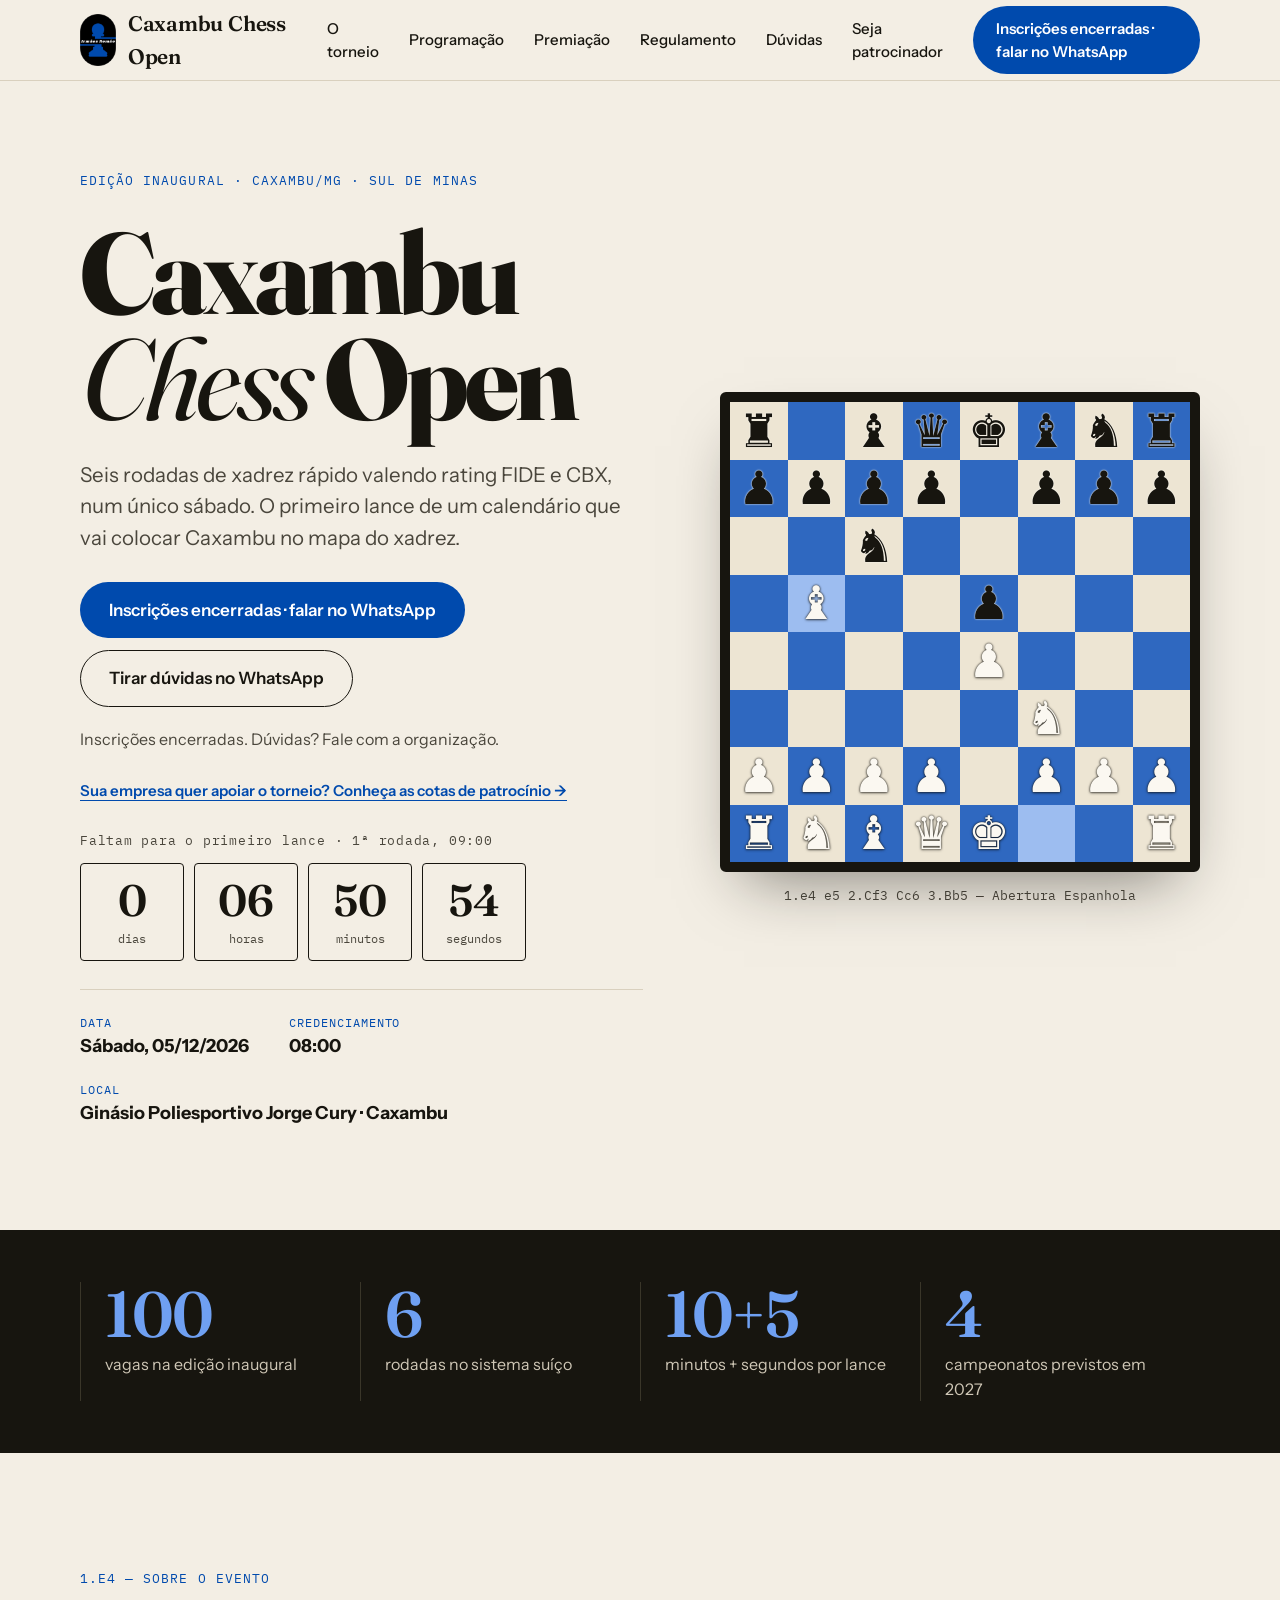
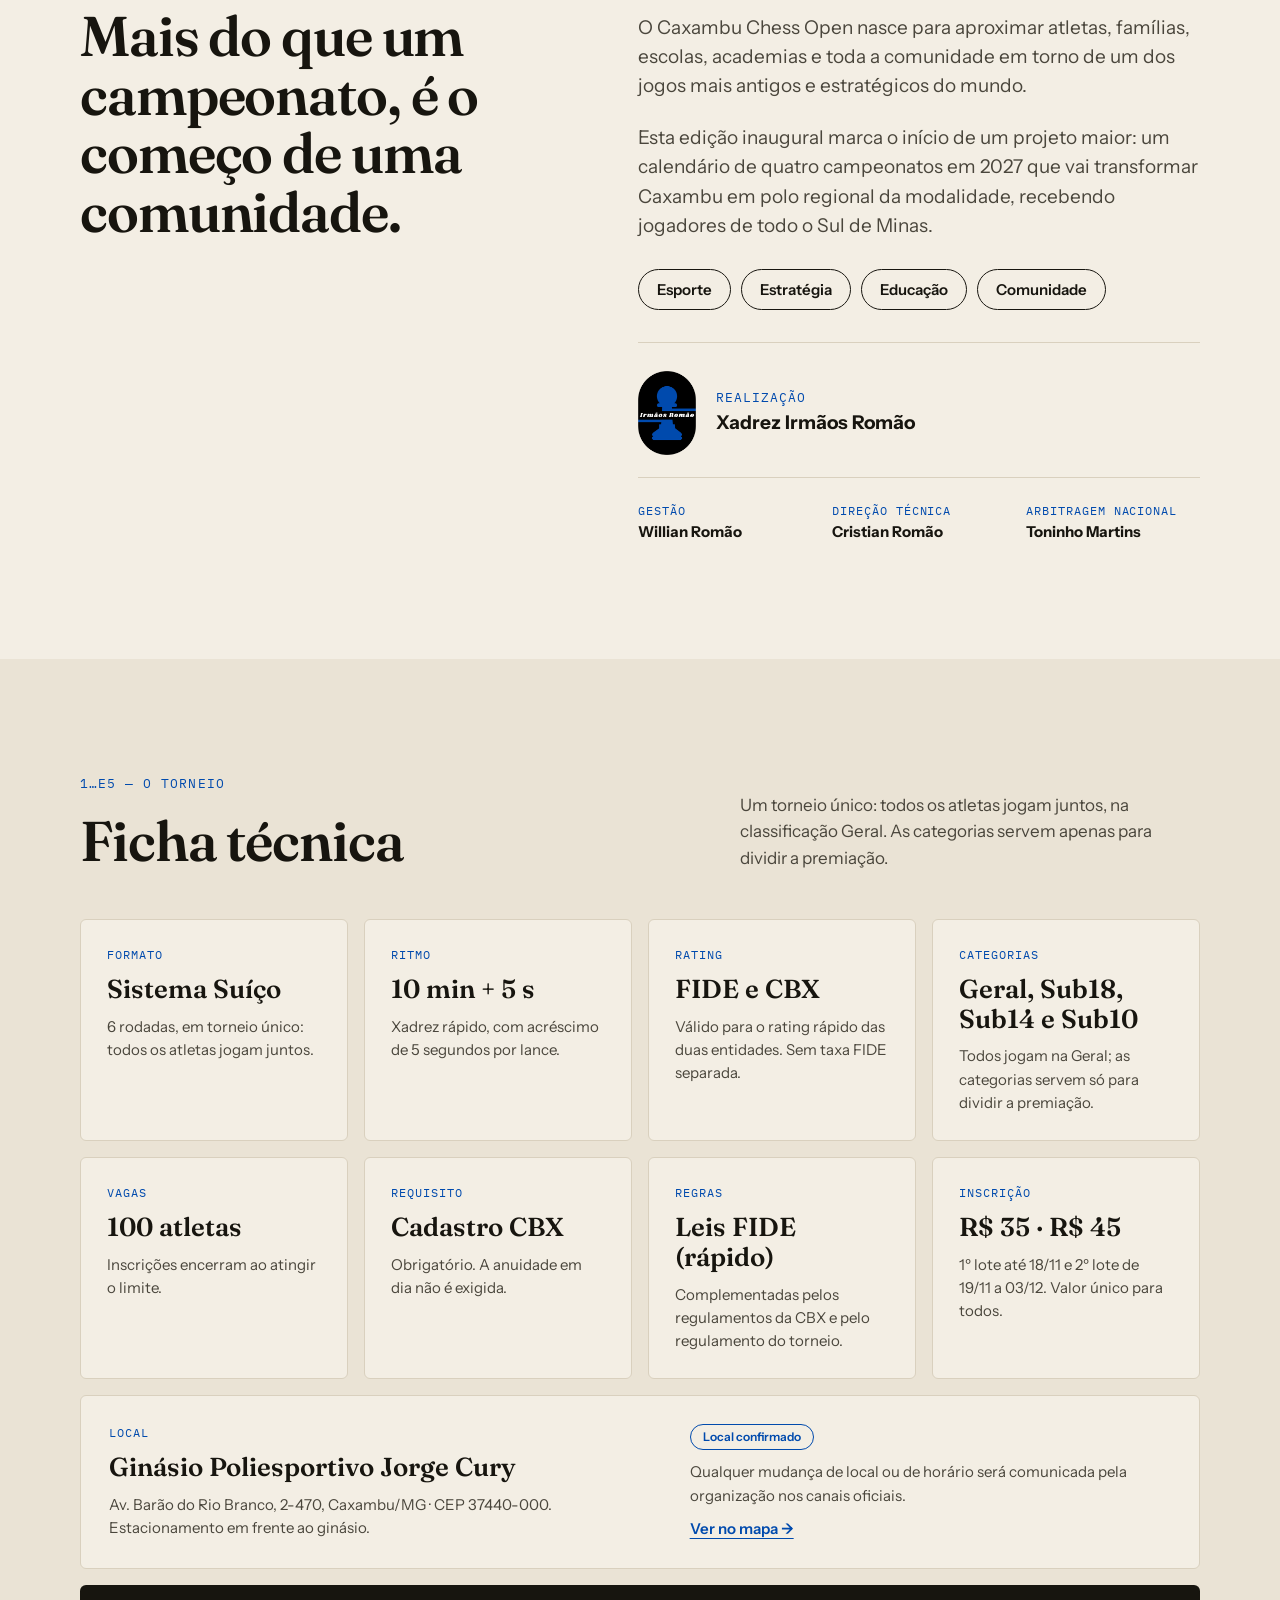
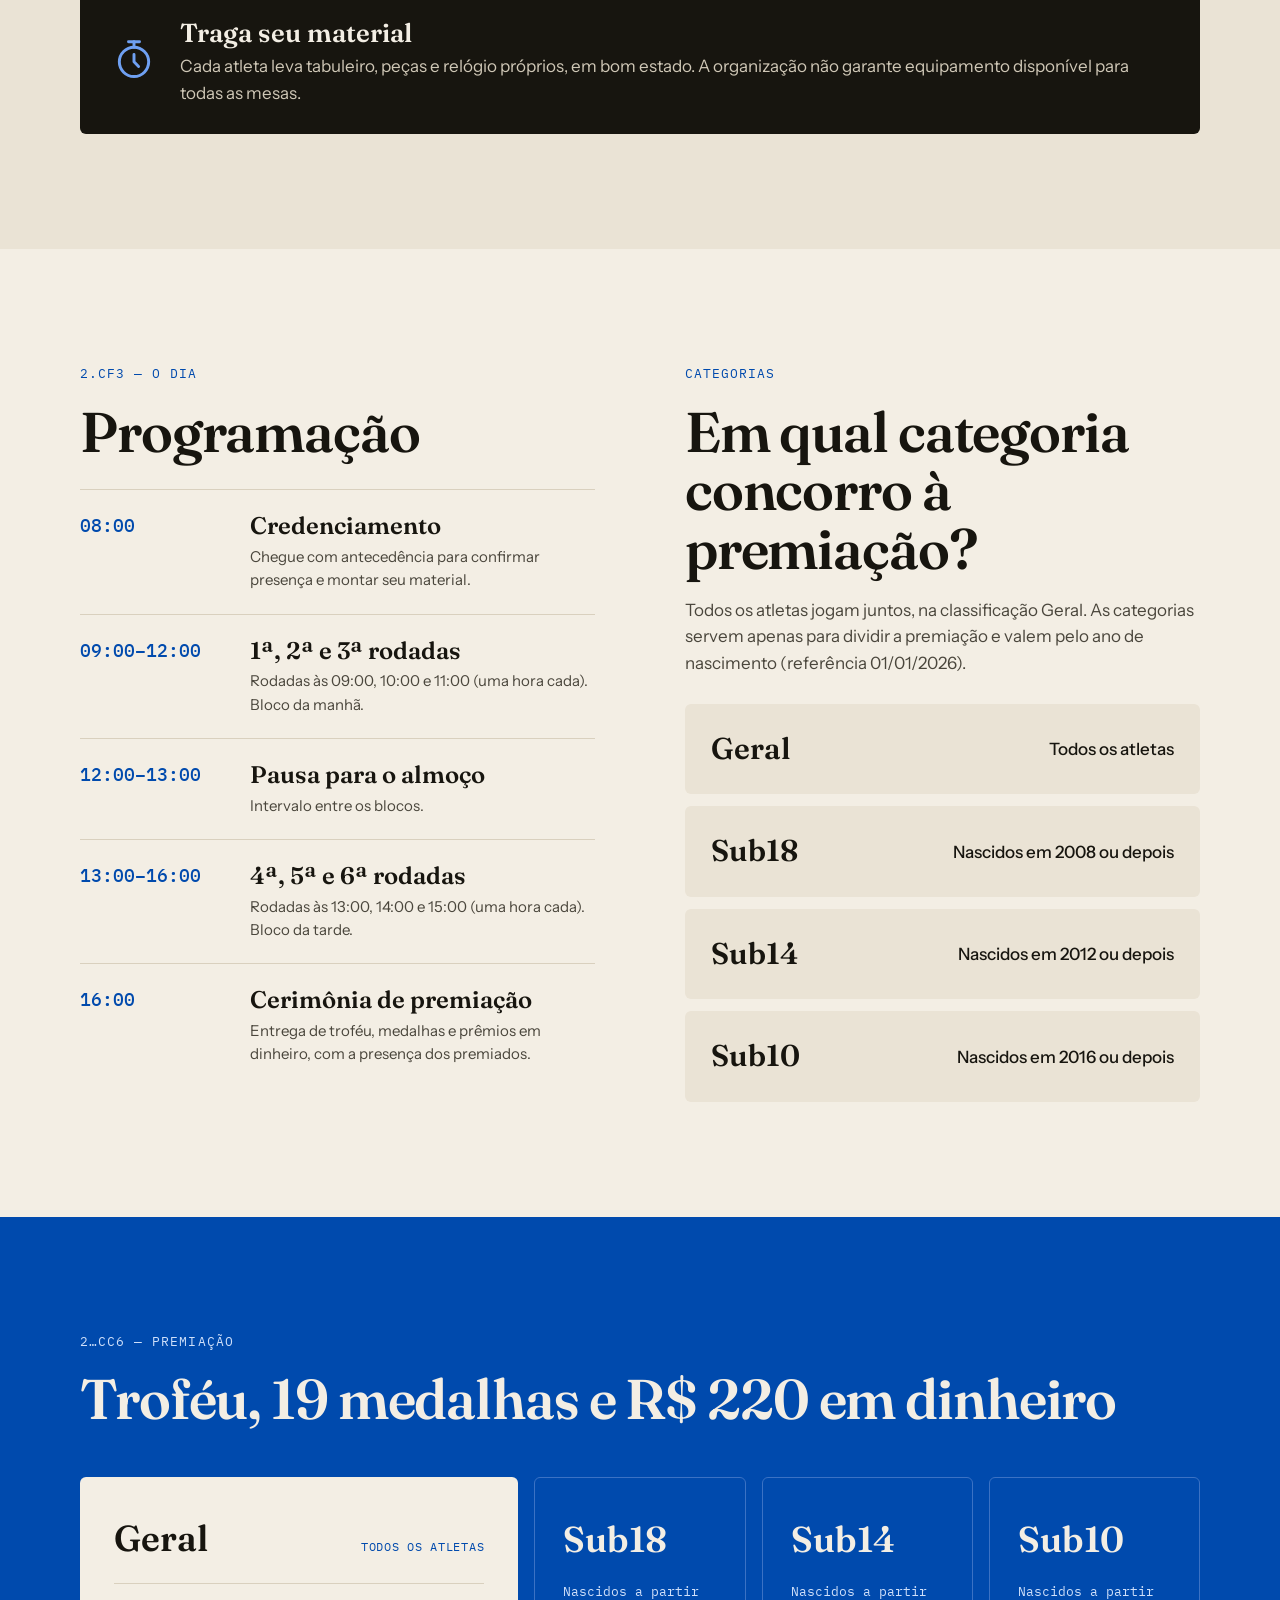
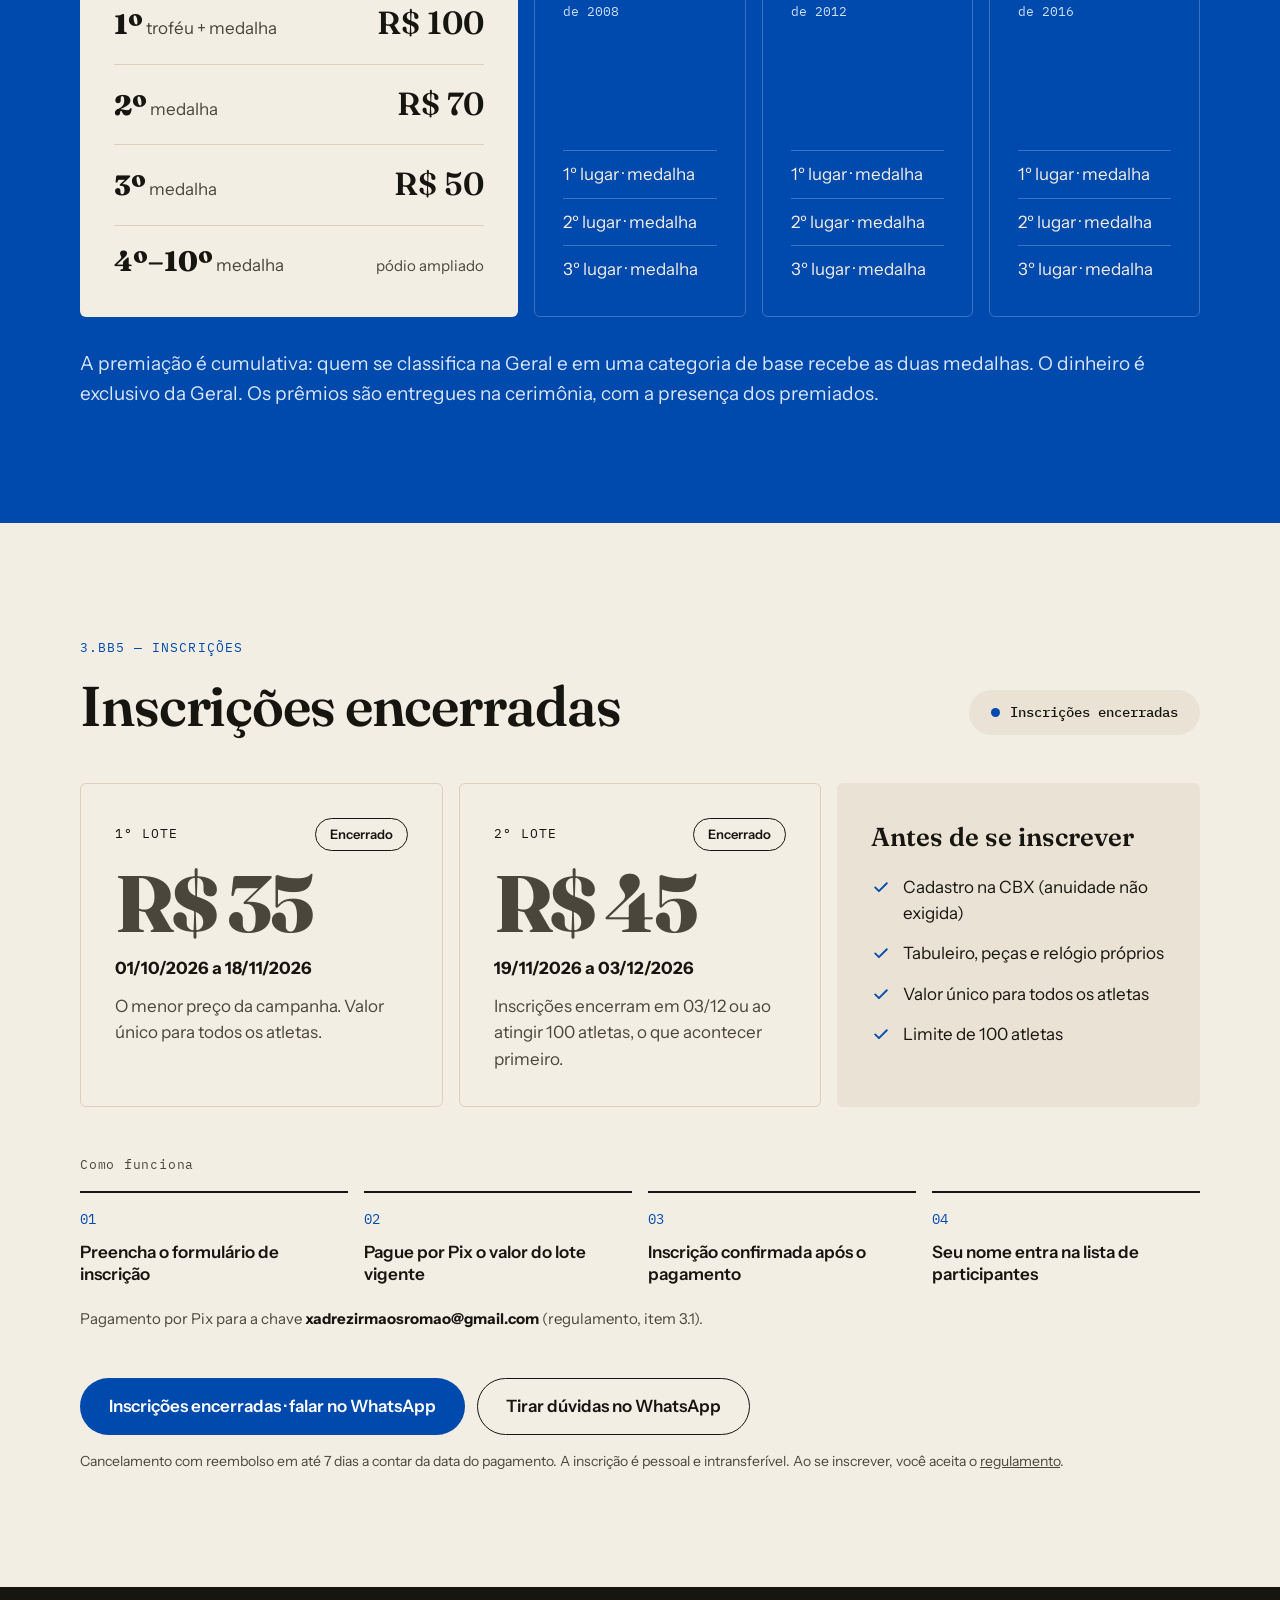
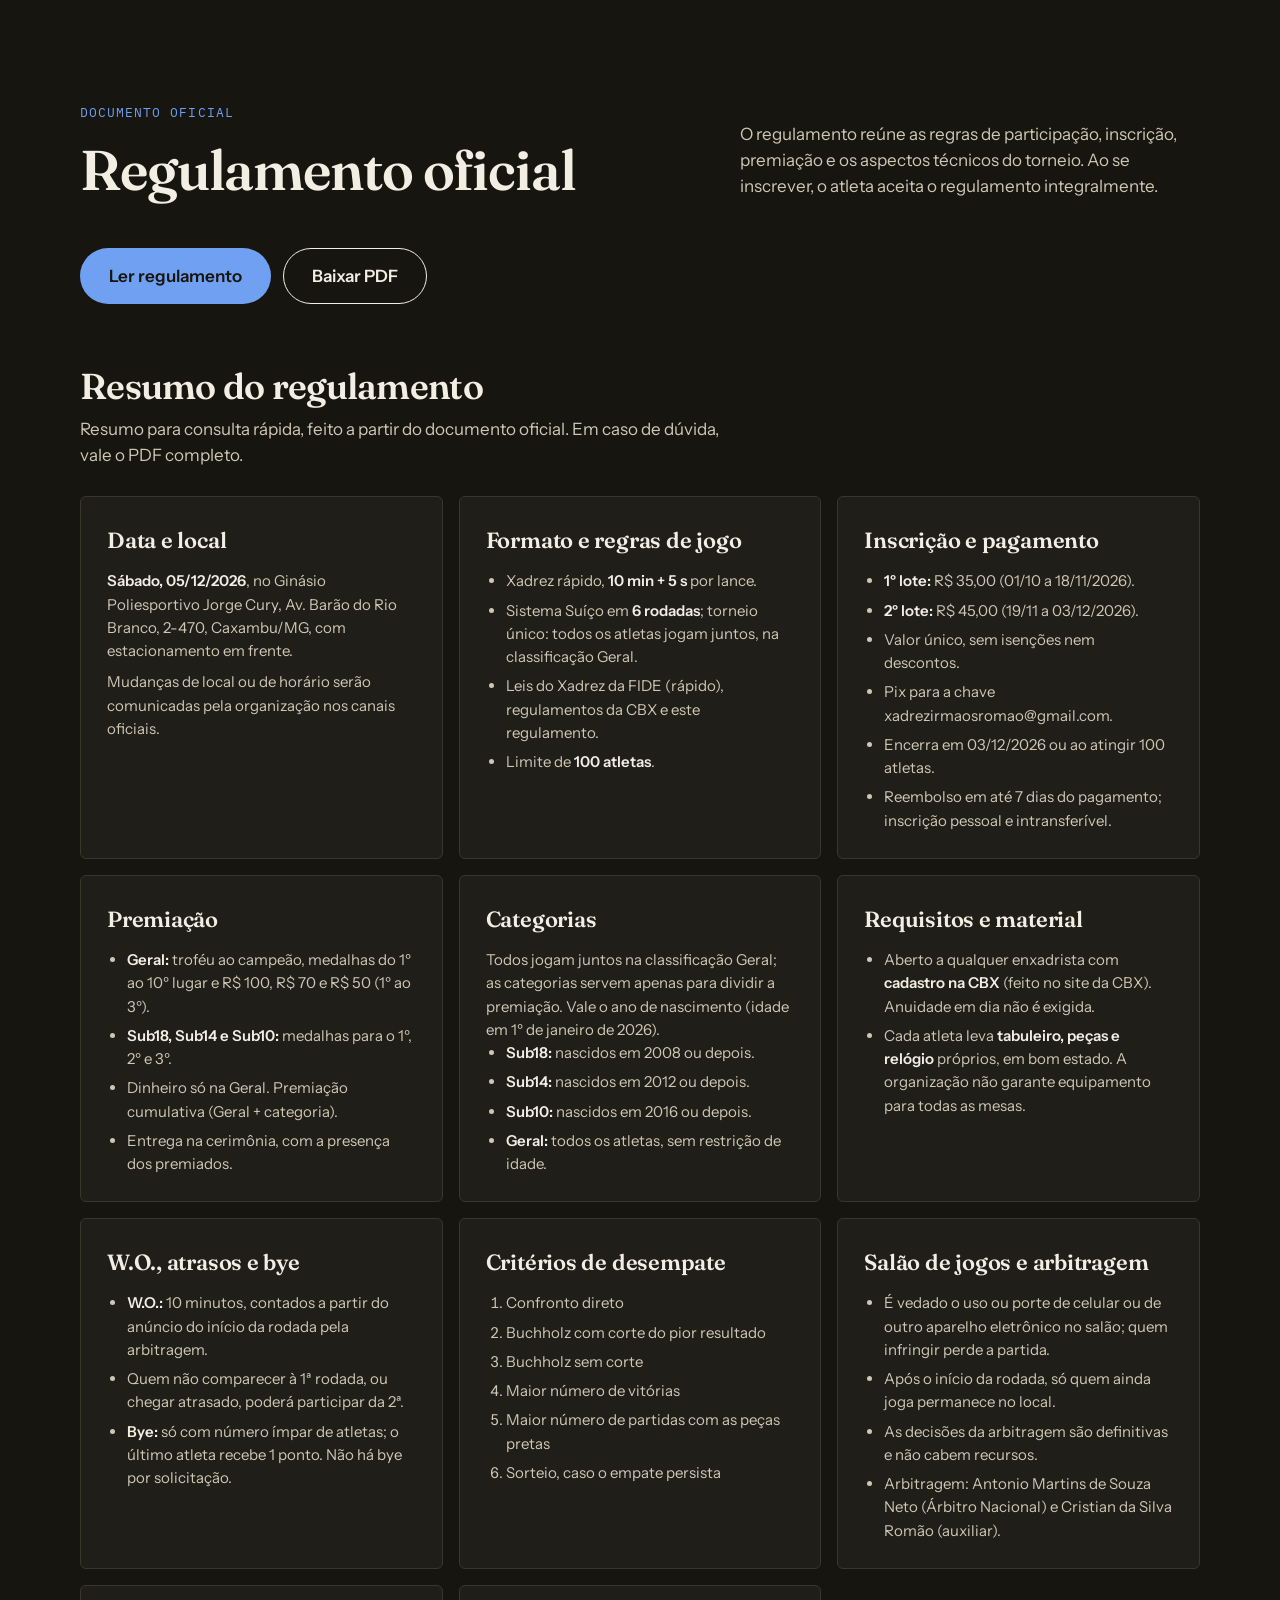
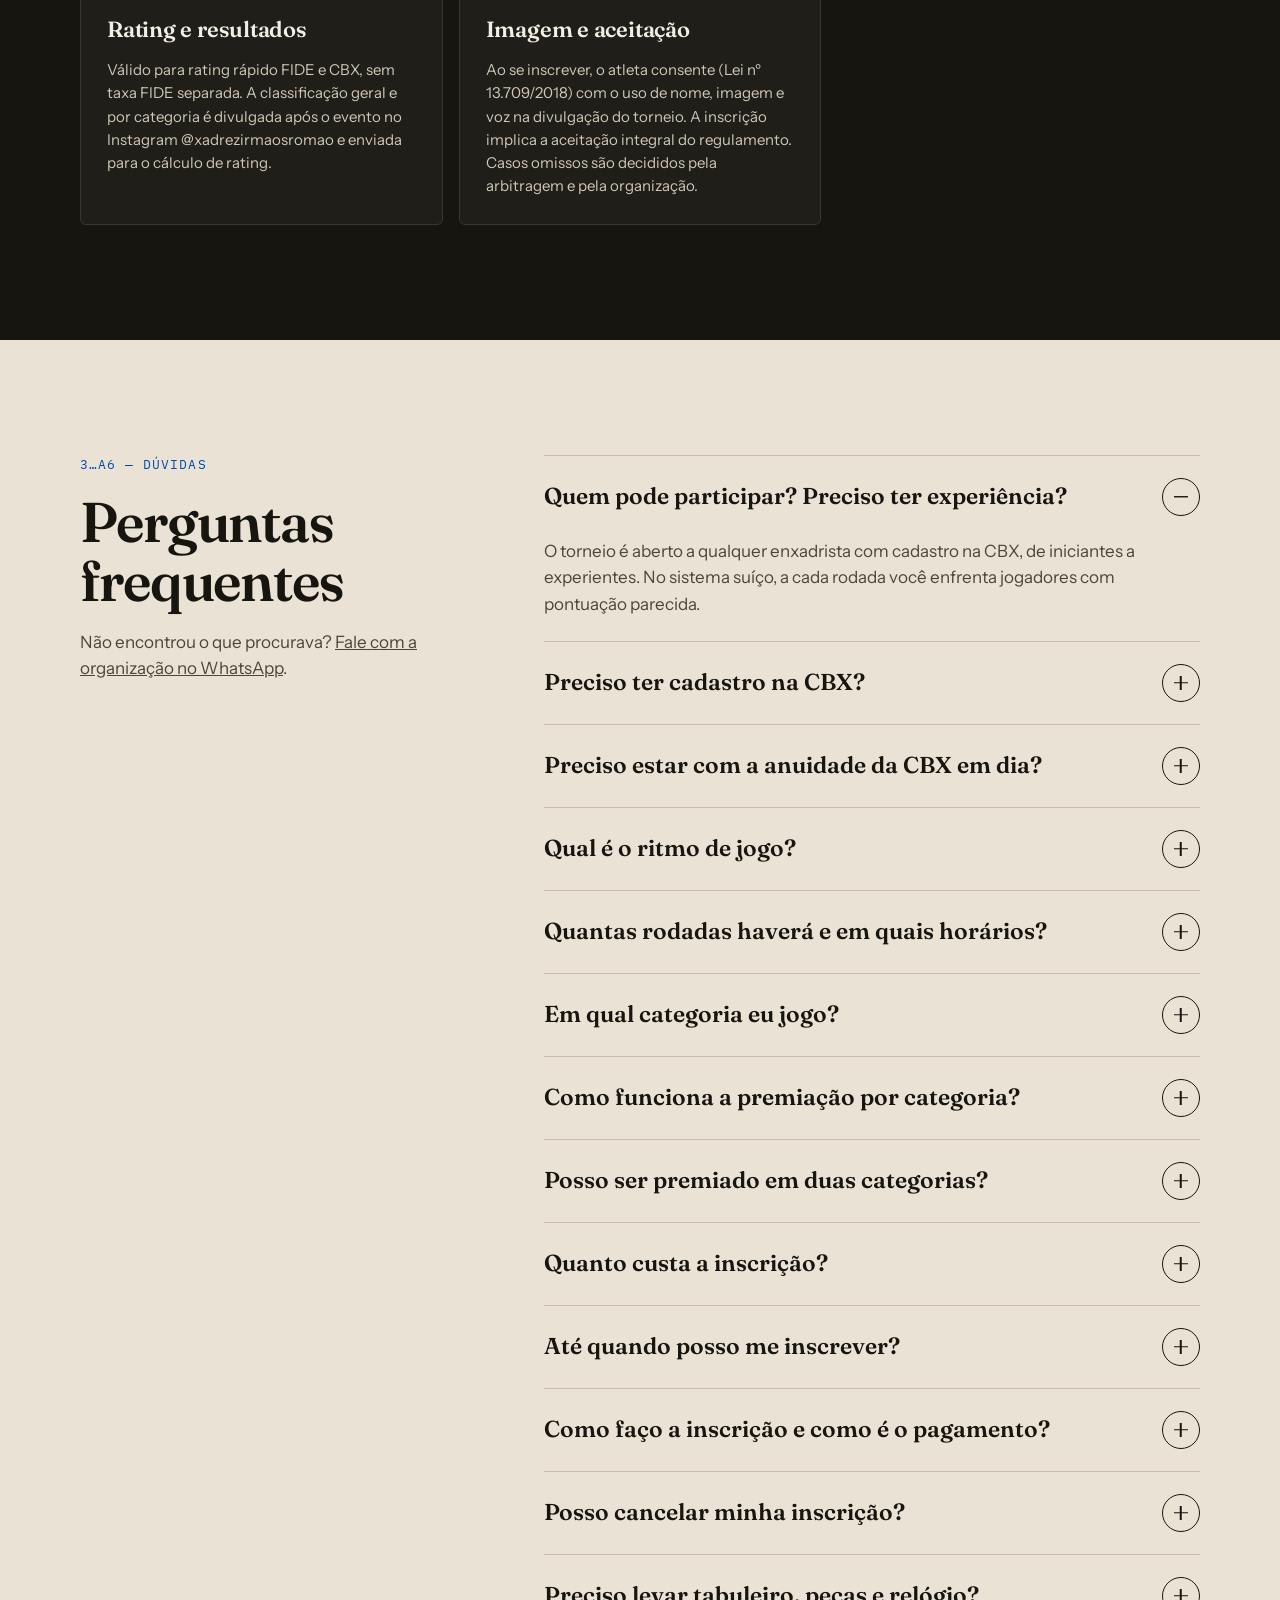
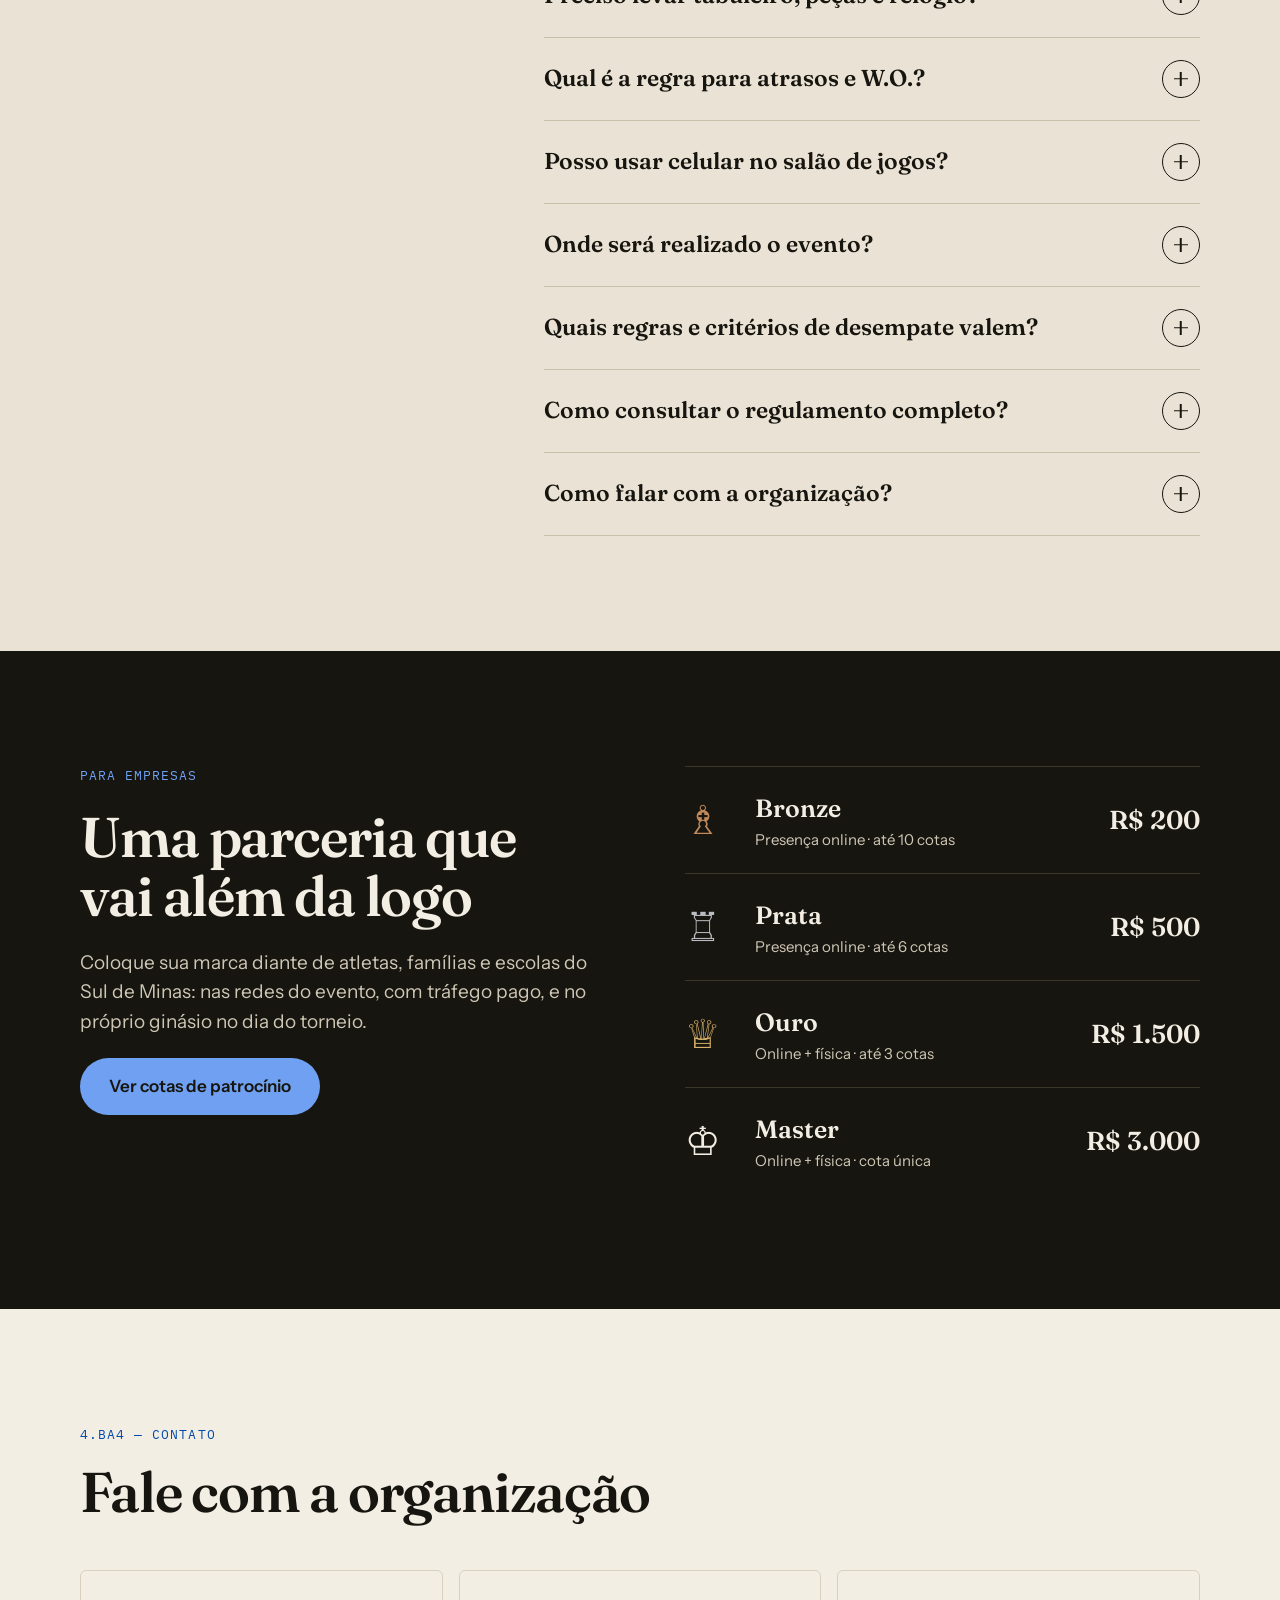
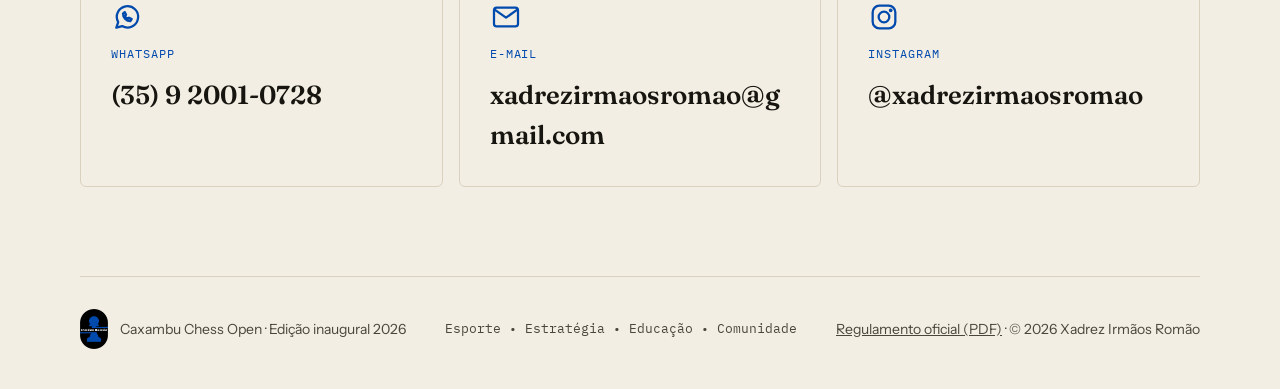
<file: index.html>
<!doctype html>
<html lang="pt-BR">
<head>
<meta charset="utf-8">
<meta name="viewport" content="width=device-width, initial-scale=1, viewport-fit=cover">
<title>Caxambu Chess Open 2026 · Xadrez rápido em Caxambu/MG</title>
<meta name="description" content="Torneio de xadrez rápido em Caxambu/MG, sábado 05/12/2026: 6 rodadas, rating FIDE e CBX e 100 vagas. Inscrição: R$ 35 até 18/11 e R$ 45 até 03/12. Veja o regulamento oficial.">
<link rel="canonical" href="https://caxambu-chess-open.vercel.app/">
<meta property="og:type" content="website">
<meta property="og:locale" content="pt_BR">
<meta property="og:site_name" content="Caxambu Chess Open">
<meta property="og:url" content="https://caxambu-chess-open.vercel.app/">
<meta property="og:title" content="Caxambu Chess Open 2026 · Edição inaugural">
<meta property="og:description" content="Sábado, 05/12/2026, em Caxambu/MG. Xadrez rápido 10+5, rating FIDE e CBX, 100 vagas. Inscrição: R$ 35 até 18/11 e R$ 45 até 03/12.">
<meta property="og:image" content="https://caxambu-chess-open.vercel.app/og.png">
<meta property="og:image:width" content="1200">
<meta property="og:image:height" content="630">
<meta property="og:image:alt" content="Caxambu Chess Open 2026 · sábado, 05/12 · xadrez rápido · Xadrez Irmãos Romão">
<meta name="twitter:card" content="summary_large_image">
<meta name="theme-color" content="#004AAD">
<link rel="icon" type="image/png" href="/favicon.png">
<link rel="apple-touch-icon" href="/apple-touch-icon.png">
<script type="application/ld+json">{"@context":"https://schema.org","@type":"SportsEvent","name":"Caxambu Chess Open 2026 · Edição inaugural","description":"Torneio de xadrez rápido (10 min + 5 s por lance), 6 rodadas pelo sistema suíço, válido para rating FIDE e CBX.","startDate":"2026-12-05T09:00:00-03:00","eventStatus":"https://schema.org/EventScheduled","eventAttendanceMode":"https://schema.org/OfflineEventAttendanceMode","image":"https://caxambu-chess-open.vercel.app/og.png","url":"https://caxambu-chess-open.vercel.app/","location":{"@type":"Place","name":"Ginásio Poliesportivo Jorge Cury","address":{"@type":"PostalAddress","streetAddress":"Av. Barão do Rio Branco, 2-470","addressLocality":"Caxambu","addressRegion":"MG","postalCode":"37440-000","addressCountry":"BR"}},"organizer":{"@type":"Organization","name":"Xadrez Irmãos Romão","url":"https://www.instagram.com/xadrezirmaosromao/"},"offers":[{"@type":"Offer","name":"1º lote","price":"35.00","priceCurrency":"BRL","validFrom":"2026-10-01","validThrough":"2026-11-18","url":"https://docs.google.com/forms/d/1Hie2SySSPkcSgIFCBDF2t3vbZOu9lOWqqsa5Uo5F20U/viewform"},{"@type":"Offer","name":"2º lote","price":"45.00","priceCurrency":"BRL","validFrom":"2026-11-19","validThrough":"2026-12-03","url":"https://docs.google.com/forms/d/1Hie2SySSPkcSgIFCBDF2t3vbZOu9lOWqqsa5Uo5F20U/viewform"}]}</script>
<link rel="preconnect" href="https://fonts.googleapis.com">
<link rel="preconnect" href="https://fonts.gstatic.com" crossorigin>
<link rel="stylesheet" href="https://fonts.googleapis.com/css2?family=Fraunces:ital,opsz,wght@0,9..144,400;0,9..144,600;0,9..144,800;1,9..144,400&family=Instrument+Sans:wght@400;500;600;700&family=IBM+Plex+Mono:wght@400;500&display=swap">
<style>
:root{
  --paper:#F3EEE4; --paper2:#EAE3D5; --card:#FBF8F1; --ink:#17150F; --soft:#4A463C; --line:#D9D0BE; --line2:#C9BFAA;
  --label:#004AAD; --btn:#004AAD; --btn-text:#FFFFFF; --hl:#DCE7F8;
  --night:#17150F; --night-text:#F3EEE4; --night-soft:#CFC7B6; --night-line:#3A3629;
  --blue:#004AAD; --on-blue-soft:#D9E6F8; --blue-line:#3B72C4; --on-blue-label:#CFE0FA;
  --sky:#6FA0F2; --gold:#D9B26A;
  --serif:'Fraunces', Georgia, 'Times New Roman', serif;
  --sans:'Instrument Sans', 'Helvetica Neue', Helvetica, Arial, sans-serif;
  --mono:'IBM Plex Mono', ui-monospace, 'SFMono-Regular', Menlo, monospace;
  --sym:'Segoe UI Symbol', 'DejaVu Sans', 'Noto Sans Symbols 2', 'Apple Symbols', serif;
  box-sizing:border-box;
  padding-top:env(safe-area-inset-top, 0px);
  padding-bottom:env(safe-area-inset-bottom, 0px);
  color-scheme:light;
}
@media (prefers-color-scheme: dark){
  :root:not([data-theme="light"]){
    --paper:#131210; --paper2:#1C1B17; --card:#22201B; --ink:#F1ECE2; --soft:#B9B2A3; --line:#34312A; --line2:#45413A;
    --label:#8DB3F5; --btn:#2F68C0; --btn-text:#FFFFFF; --hl:#1D2E4A;
    --night:#0A0A08; --night-line:#2A2822; color-scheme:dark;
  }
}
:root[data-theme="dark"]{
  --paper:#131210; --paper2:#1C1B17; --card:#22201B; --ink:#F1ECE2; --soft:#B9B2A3; --line:#34312A; --line2:#45413A;
  --label:#8DB3F5; --btn:#2F68C0; --btn-text:#FFFFFF; --hl:#1D2E4A;
  --night:#0A0A08; --night-line:#2A2822; color-scheme:dark;
}
*,*::before,*::after{box-sizing:inherit}
html{scroll-padding-top:calc(env(safe-area-inset-top, 0px) + 84px);scroll-behavior:smooth}
@media (prefers-reduced-motion: reduce){html{scroll-behavior:auto}}
body{margin:0;background:var(--paper);color:var(--ink);font-family:var(--sans);font-size:17px;line-height:1.55;-webkit-font-smoothing:antialiased;overflow-x:hidden}
img{max-width:100%;display:block}
a{color:inherit}
:focus-visible{outline:3px solid var(--sky);outline-offset:3px;border-radius:4px}
.wrap{width:100%;max-width:1200px;margin:0 auto;padding-inline:clamp(20px,5vw,40px)}
.sec{padding-block:clamp(72px,9vw,128px)}
.lbl{font-family:var(--mono);font-size:13px;letter-spacing:.08em;text-transform:uppercase;color:var(--label)}
h1,h2,h3{font-family:var(--serif);margin:0;font-weight:600;letter-spacing:-.02em;line-height:1.05}
h2{font-size:clamp(36px,4.6vw,56px)}
h3{font-size:clamp(26px,3vw,36px)}
p{margin:0}
.soft{color:var(--soft)}
.head{display:flex;flex-direction:column;gap:18px}
.head-row{display:flex;justify-content:space-between;align-items:flex-end;gap:32px 48px;flex-wrap:wrap;margin-bottom:clamp(32px,4vw,48px)}
.head-row > p{max-width:460px}

.btn{display:inline-flex;align-items:center;justify-content:center;min-height:52px;padding:14px 28px;border-radius:999px;font-weight:600;font-size:17px;text-decoration:none;border:1.5px solid transparent;transition:transform .15s ease}
.btn:active{transform:scale(.98)}
.btn-primary{background:var(--btn);color:var(--btn-text)}
.btn-primary:hover{filter:brightness(1.12)}
.btn-ghost{border-color:currentColor;color:var(--ink)}
.btn-ghost:hover{background:var(--paper2)}
.btn-sky{background:var(--sky);color:#17150F}
.btn-sky:hover{filter:brightness(1.08)}
.btn-ghost-light{border-color:var(--night-text);color:var(--night-text)}
.btn-row{display:flex;gap:12px;flex-wrap:wrap}

/* nav */
.nav{position:sticky;top:env(safe-area-inset-top, 0px);z-index:20;background:var(--paper);border-bottom:1px solid var(--line)}
.nav-in{display:flex;align-items:center;justify-content:space-between;gap:24px;height:80px}
.brand{display:flex;align-items:center;gap:12px;text-decoration:none}
.brand img{height:52px;width:auto}
.brand span{font-family:var(--serif);font-size:21px;font-weight:600;letter-spacing:-.01em}
.nav-links{display:flex;align-items:center;gap:30px;font-size:15px;font-weight:500}
.nav-links a{text-decoration:none}
.nav-links a:not(.btn):hover{text-decoration:underline;text-underline-offset:4px}
.nav-links .btn{min-height:46px;padding:10px 22px;font-size:15px}
.menu-btn{display:none;min-height:46px;padding:0 18px;border-radius:999px;border:1.5px solid var(--ink);background:none;color:var(--ink);font:600 15px var(--sans);cursor:pointer}
@media (max-width: 960px){
  .menu-btn{display:inline-flex;align-items:center}
  .nav-links{display:none;position:absolute;left:0;right:0;top:100%;flex-direction:column;align-items:stretch;gap:0;background:var(--paper);border-bottom:1px solid var(--line);padding:8px clamp(20px,5vw,40px) 20px}
  .nav.open .nav-links{display:flex}
  .nav-links a:not(.btn){padding:14px 0;border-bottom:1px solid var(--line);font-size:17px}
  .nav-links .btn{margin-top:16px;min-height:52px;font-size:17px}
  .brand span{font-size:18px}
  .brand img{height:44px}
}

/* hero */
.hero{display:grid;grid-template-columns:minmax(0,1fr) minmax(0,480px);gap:clamp(40px,6vw,88px);align-items:center;padding-block:clamp(48px,7vw,96px) clamp(64px,8vw,112px)}
.hero-copy{display:flex;flex-direction:column;gap:28px}
.hero h1{font-size:clamp(60px,9vw,124px);line-height:.92;font-weight:800;letter-spacing:-.035em}
.hero h1 em{font-weight:400}
.hero-lead{font-size:clamp(18px,1.6vw,21px);color:var(--soft);max-width:580px}
.cd-wrap{display:flex;flex-direction:column;gap:12px}
.cd-lbl{font-family:var(--mono);font-size:13px;letter-spacing:.06em;color:var(--soft)}
.cd{display:grid;grid-template-columns:repeat(4,minmax(0,104px));gap:10px}
.cd div{border:1px solid var(--ink);border-radius:4px;text-align:center;padding:14px 0 12px}
.cd b{display:block;font-family:var(--serif);font-size:clamp(32px,4vw,44px);line-height:1;font-weight:600;font-variant-numeric:tabular-nums}
.cd span{display:block;font-family:var(--mono);font-size:12px;margin-top:8px;color:var(--soft)}
.facts{display:flex;flex-wrap:wrap;gap:20px 40px;padding-top:24px;border-top:1px solid var(--line)}
.facts .lbl{font-size:12px}
.facts b{font-size:18px}
.board-wrap{display:flex;flex-direction:column;gap:14px}
.board{display:grid;grid-template-columns:repeat(8,minmax(0,1fr));aspect-ratio:1;border:clamp(6px,1vw,10px) solid #17150F;border-radius:6px;box-shadow:0 30px 60px -24px rgba(23,21,15,.5);font-family:var(--sym);container-type:inline-size}
.sq{display:flex;align-items:center;justify-content:center;aspect-ratio:1}
.sq.l{background:#EDE5D3}.sq.d{background:#2F68C0}.sq.hl{background:#9DBDF0}
.pc{font-size:10cqw;line-height:1}
.pc.w{color:#FBF8F1;text-shadow:0 0 2px #17150F,0 1px 3px rgba(0,0,0,.55)}
.pc.b{color:#17150F;text-shadow:0 0 2px rgba(251,248,241,.9),0 0 1px rgba(251,248,241,.9)}
.board-cap{font-family:var(--mono);font-size:13px;color:var(--soft);text-align:center}
@media (max-width: 900px){
  .hero{grid-template-columns:1fr}
  .board-wrap{max-width:420px;width:100%;justify-self:center}
}

/* stats */
.stats{background:var(--night);color:var(--night-text)}
.stats .wrap{display:grid;grid-template-columns:repeat(4,minmax(0,1fr));padding-block:52px;gap:28px 0}
.stat{padding-inline:24px;border-left:1px solid var(--night-line)}
.stat-n{font-family:var(--serif);font-size:clamp(48px,5vw,68px);line-height:1;font-weight:600;color:var(--sky);letter-spacing:-.02em}
.stat-t{font-size:16px;color:var(--night-soft);margin-top:6px}
@media (max-width: 760px){.stats .wrap{grid-template-columns:repeat(2,minmax(0,1fr))}.stat{padding-inline:16px}}

/* sobre */
.sobre{display:grid;grid-template-columns:minmax(0,5fr) minmax(0,6fr);gap:clamp(32px,7vw,96px)}
.sobre-body{display:flex;flex-direction:column;gap:22px;font-size:19px;color:var(--soft);padding-top:44px}
.pills{display:flex;flex-wrap:wrap;gap:10px;padding:6px 0 10px}
.pills span{border:1px solid var(--ink);border-radius:999px;padding:8px 18px;font-size:15px;font-weight:600;color:var(--ink)}
.realiza{display:flex;align-items:center;gap:20px;padding-top:28px;border-top:1px solid var(--line)}
.realiza img{height:84px;width:auto}
.realiza b{color:var(--ink);font-size:19px}
.credits{display:grid;grid-template-columns:repeat(3,minmax(0,1fr));gap:20px;padding-top:24px;border-top:1px solid var(--line);font-size:15px}
.credits .lbl{font-size:12px}
.credits b{color:var(--ink)}
@media (max-width: 900px){.sobre{grid-template-columns:1fr}.sobre-body{padding-top:0}}
@media (max-width: 560px){.credits{grid-template-columns:1fr}}

/* ficha */
.band{background:var(--paper2)}
.ficha{display:grid;grid-template-columns:repeat(4,minmax(0,1fr));gap:16px}
.fcard{background:var(--paper);border:1px solid var(--line);border-radius:6px;padding:26px;display:flex;flex-direction:column;gap:10px}
.fcard .lbl{font-size:12px}
.fv{font-family:var(--serif);font-size:26px;line-height:1.15;font-weight:600}
.fd{font-size:15px;color:var(--soft)}
.material{display:flex;align-items:center;gap:24px;background:var(--night);color:var(--night-text);border-radius:6px;padding:28px 32px;margin-top:16px}
.material svg{flex-shrink:0}
.material b{display:block;font-family:var(--serif);font-size:26px;font-weight:600}
.material span{color:var(--night-soft)}
@media (max-width: 1000px){.ficha{grid-template-columns:repeat(2,minmax(0,1fr))}}
@media (max-width: 560px){.ficha{grid-template-columns:1fr}.material{flex-direction:column;align-items:flex-start;gap:14px}}

/* programação */
.two{display:grid;grid-template-columns:repeat(2,minmax(0,1fr));gap:clamp(56px,7vw,96px)}
.agenda,.cats{list-style:none;margin:28px 0 0;padding:0}
.ag{display:grid;grid-template-columns:150px minmax(0,1fr);gap:20px;padding:22px 0;border-top:1px solid var(--line)}
.ag-t{font-family:var(--mono);font-size:18px;font-weight:500;color:var(--label)}
.ag-n{font-family:var(--serif);font-size:24px;font-weight:600;line-height:1.2}
.ag-d{font-size:15px;color:var(--soft);margin-top:4px}
.cats{display:flex;flex-direction:column;gap:12px}
.cat{display:flex;align-items:center;justify-content:space-between;gap:20px;padding:22px 26px;background:var(--paper2);border-radius:6px}
.cat-n{font-family:var(--serif);font-size:30px;font-weight:600}
.cat-d{font-weight:500;text-align:right}
@media (max-width: 900px){.two{grid-template-columns:1fr}}
@media (max-width: 480px){.ag{grid-template-columns:1fr;gap:6px}}

/* premiação */
.prem{background:var(--blue);color:#F3EEE4}
.prem .lbl{color:var(--on-blue-label)}
.prem-grid{display:grid;grid-template-columns:repeat(5,minmax(0,1fr));gap:16px}
.geral{grid-column:span 2;background:#F3EEE4;color:#17150F;border-radius:6px;padding:34px;display:flex;flex-direction:column;gap:16px}
.geral-h{display:flex;justify-content:space-between;align-items:baseline;gap:12px;flex-wrap:wrap}
.geral-h b{font-family:var(--serif);font-size:36px;font-weight:600}
.geral-h span{font-family:var(--mono);font-size:12px;letter-spacing:.06em;text-transform:uppercase;color:#004AAD}
.pos{display:flex;align-items:baseline;justify-content:space-between;gap:12px;padding-top:14px;border-top:1px solid #D9D0BE}
.pos b{font-family:var(--serif);font-size:28px;font-weight:800}
.pos em{font-style:normal;color:#4A463C}
.pos strong{font-family:var(--serif);font-size:32px;font-weight:600}
.pos small{font-size:15px;color:#4A463C}
.pcat{border:1px solid var(--blue-line);border-radius:6px;padding:34px 28px;display:flex;flex-direction:column;gap:14px}
.pcat-n{font-family:var(--serif);font-size:36px;font-weight:600}
.pcat-d{font-family:var(--mono);font-size:13px;color:var(--on-blue-label)}
.pcat ul{list-style:none;margin:auto 0 0;padding:0;display:flex;flex-direction:column;gap:10px}
.pcat li{padding-top:10px;border-top:1px solid var(--blue-line)}
.prem-note{margin-top:32px;font-size:19px;color:var(--on-blue-soft)}
@media (max-width: 1100px){.prem-grid{grid-template-columns:repeat(3,minmax(0,1fr))}.geral{grid-column:1 / -1}}
@media (max-width: 640px){.prem-grid{grid-template-columns:1fr}}

/* inscrições */
.status{display:inline-flex;align-items:center;gap:10px;background:var(--paper2);border-radius:999px;padding:12px 22px;font-family:var(--mono);font-size:14px;font-weight:500}
.status i{width:9px;height:9px;border-radius:50%;background:var(--btn)}
.lotes{display:grid;grid-template-columns:repeat(3,minmax(0,1fr));gap:16px}
.lote{border:1px solid var(--line);border-radius:6px;padding:34px;display:flex;flex-direction:column;gap:12px}
.lote.best{border:2px solid var(--btn);background:var(--card)}
.lote-h{display:flex;justify-content:space-between;align-items:center;gap:12px}
.lote-h .lbl{color:var(--ink)}
.badge{border-radius:999px;padding:5px 14px;font-size:13px;font-weight:600;border:1px solid var(--ink)}
.badge.on{background:var(--btn);color:#fff;border-color:var(--btn)}
.price{font-family:var(--serif);font-size:clamp(64px,7vw,80px);line-height:1;font-weight:800;letter-spacing:-.03em}
.lote:not(.best) .price{color:var(--soft)}
.reqs{background:var(--paper2);border-radius:6px;padding:34px;display:flex;flex-direction:column;gap:16px}
.reqs b{font-family:var(--serif);font-size:26px;font-weight:600}
.reqs ul{list-style:none;margin:0;padding:0;display:flex;flex-direction:column;gap:14px}
.reqs li{display:flex;gap:12px}
.reqs svg{flex-shrink:0;margin-top:3px;color:var(--label)}
.flow{list-style:none;margin:16px 0 0;padding:0;display:grid;grid-template-columns:repeat(4,minmax(0,1fr));gap:16px}
.flow li{display:flex;flex-direction:column;gap:10px;padding-top:16px;border-top:2px solid var(--ink)}
.fl-n{font-family:var(--mono);font-size:14px;color:var(--label)}
.fl-t{font-weight:600;line-height:1.3}
@media (max-width: 1000px){.lotes{grid-template-columns:repeat(2,minmax(0,1fr))}.reqs{grid-column:1 / -1}.flow{grid-template-columns:repeat(2,minmax(0,1fr))}}
@media (max-width: 640px){.lotes{grid-template-columns:1fr}.flow{grid-template-columns:repeat(2,minmax(0,1fr))}}

/* faq */
.faq{display:grid;grid-template-columns:minmax(0,4fr) minmax(0,7fr);gap:clamp(40px,7vw,96px)}
.faq-list{border-bottom:1px solid var(--line2)}
.qa{border-top:1px solid var(--line2)}
.qa summary{list-style:none;display:flex;justify-content:space-between;align-items:center;gap:20px;padding:22px 0;cursor:pointer;font-family:var(--serif);font-size:clamp(19px,2vw,23px);font-weight:600}
.qa summary::-webkit-details-marker{display:none}
.qa-i{flex-shrink:0;width:36px;height:36px;border:1px solid var(--ink);border-radius:50%;position:relative}
.qa-i::before,.qa-i::after{content:"";position:absolute;left:50%;top:50%;width:14px;height:1.5px;background:var(--ink);transform:translate(-50%,-50%)}
.qa-i::after{transform:translate(-50%,-50%) rotate(90deg);transition:transform .2s ease}
.qa[open] .qa-i::after{transform:translate(-50%,-50%) rotate(0deg)}
.qa p{padding:0 56px 24px 0;color:var(--soft)}
@media (max-width: 900px){.faq{grid-template-columns:1fr}.qa p{padding-right:0}}

/* teaser */
.dark{background:var(--night);color:var(--night-text)}
.dark .lbl{color:var(--sky)}
.dark .soft{color:var(--night-soft)}
.teaser{display:grid;grid-template-columns:repeat(2,minmax(0,1fr));gap:clamp(40px,7vw,96px)}
.teaser-copy{display:flex;flex-direction:column;gap:22px}
.tz-list{list-style:none;margin:0;padding:0}
.tz{display:grid;grid-template-columns:52px minmax(0,1fr) auto;align-items:center;gap:18px;padding:22px 0;border-top:1px solid var(--night-line)}
.tz-g{font-family:var(--sym);font-size:40px;line-height:1}
.g-bronze{color:#C08A5B}.g-prata{color:#B9BDC2}.g-ouro{color:var(--gold)}.g-master{color:#F3EEE4}
.tz-n{font-family:var(--serif);font-size:25px;font-weight:600}
.tz-d{font-size:15px;color:var(--night-soft)}
.tz-p{font-family:var(--serif);font-size:26px;font-weight:600;white-space:nowrap}
@media (max-width: 900px){.teaser{grid-template-columns:1fr}}

/* contato */
.contacts{display:grid;grid-template-columns:repeat(3,minmax(0,1fr));gap:16px}
.ct{text-decoration:none;border:1px solid var(--line);border-radius:6px;padding:30px;display:flex;flex-direction:column;gap:12px;transition:border-color .15s ease}
.ct:hover{border-color:var(--ink)}
.ct svg{color:var(--label)}
.ct .lbl{font-size:12px}
.ct b{font-family:var(--serif);font-size:clamp(20px,2.2vw,26px);font-weight:600;overflow-wrap:anywhere}
@media (max-width: 900px){.contacts{grid-template-columns:1fr}}
.foot{display:flex;justify-content:space-between;align-items:center;gap:16px 32px;flex-wrap:wrap;padding-block:32px 40px;border-top:1px solid var(--line);font-size:14px;color:var(--soft);margin-top:clamp(56px,7vw,96px)}
.foot-b{display:flex;align-items:center;gap:12px}
.foot-b img{height:40px;width:auto}
.foot .mono{font-family:var(--mono);font-size:13px}
.dark .foot{border-color:var(--night-line);color:var(--night-soft)}

/* ===== patrocínio ===== */
.p-hero{display:grid;grid-template-columns:minmax(0,7fr) minmax(0,4fr);gap:clamp(40px,7vw,96px);align-items:end;padding-block:clamp(48px,7vw,104px) clamp(64px,7vw,96px)}
.p-hero h1{font-size:clamp(52px,7.4vw,104px);line-height:.95;font-weight:800;letter-spacing:-.035em}
.p-hero h1 em{font-weight:400}
.p-kpis{display:flex;flex-direction:column}
.p-kpis div{padding:20px 0;border-top:1px solid var(--ink)}
.p-kpis div:last-child{border-bottom:1px solid var(--ink)}
.p-kpis b{display:block;font-family:var(--serif);font-size:clamp(40px,4.4vw,52px);line-height:1;font-weight:600}
.p-kpis span{color:var(--soft)}
@media (max-width: 900px){.p-hero{grid-template-columns:1fr}}
.modes{display:grid;grid-template-columns:repeat(2,minmax(0,1fr));gap:16px}
.mode{border-radius:6px;padding:38px;display:flex;flex-direction:column;gap:16px;background:var(--paper)}
.mode.night{background:var(--night);color:var(--night-text)}
.mode.night p{color:var(--night-soft)}
.mode b{font-family:var(--serif);font-size:clamp(28px,3vw,36px);font-weight:600;line-height:1.1}
.chips{display:flex;gap:10px;flex-wrap:wrap}
.chips span{border-radius:999px;padding:6px 16px;font-weight:600;font-size:15px;background:var(--paper2)}
.chips .c-ouro{background:var(--gold);color:#17150F}
.chips .c-master{background:#F3EEE4;color:#17150F}
@media (max-width: 760px){.modes{grid-template-columns:1fr}}

.tiers{display:grid;grid-template-columns:repeat(4,minmax(0,1fr));gap:16px;align-items:stretch}
.tier{all:unset;box-sizing:border-box;cursor:pointer;display:flex;flex-direction:column;gap:16px;padding:30px 26px;border-radius:6px;border:1.5px solid var(--line);background:var(--card);color:var(--ink);font-family:var(--sans);font-size:16px;line-height:1.5}
.tier:focus-visible{outline:3px solid var(--sky);outline-offset:3px}
.tier:hover{border-color:var(--ink)}
.tier[aria-pressed="true"]{background:#17150F;color:#F3EEE4;border-color:#17150F}
.tier[aria-pressed="true"] .tier-l,.tier[aria-pressed="true"] .tier-ap span,.tier[aria-pressed="true"] .tier-inc{color:#CFC7B6}
.tier[aria-pressed="true"] .tier-k,.tier[aria-pressed="true"] .tier-ap{border-color:#4A463C}
.tier[aria-pressed="true"] .ti-plus,.tier[aria-pressed="true"] .g-master{color:var(--sky)}
.tier-top{display:flex;justify-content:space-between;align-items:flex-start}
.tier-g{font-family:var(--sym);font-size:52px;line-height:1}
.tier .g-bronze{color:#8C5A2B}.tier .g-prata{color:#6E7378}.tier .g-ouro{color:#9A7420}.tier .g-master{color:var(--label)}
.tier[aria-pressed="true"] .g-bronze{color:#C08A5B}.tier[aria-pressed="true"] .g-prata{color:#B9BDC2}.tier[aria-pressed="true"] .g-ouro{color:var(--gold)}
.tier-k{font-family:var(--mono);font-size:12px;letter-spacing:.05em;text-transform:uppercase;border:1px solid var(--line);border-radius:999px;padding:5px 12px}
.tier-n{font-family:var(--serif);font-size:32px;font-weight:600;line-height:1.1;margin-bottom:-14px}
.tier-p{font-family:var(--serif);font-size:44px;font-weight:800;line-height:1.1;letter-spacing:-.02em;margin-bottom:-14px}
.tier-l{font-size:15px;color:var(--soft)}
.tier-ap{display:flex;align-items:baseline;gap:10px;padding:14px 0;border-top:1px solid var(--line);border-bottom:1px solid var(--line)}
.tier-ap b{font-family:var(--serif);font-size:40px;font-weight:600;line-height:1}
.tier-ap span{font-size:15px;color:var(--soft)}
.tier-inc{font-family:var(--mono);font-size:12px;letter-spacing:.04em;text-transform:uppercase;color:var(--soft)}
.tier-items{display:flex;flex-direction:column;gap:10px}
.ti{display:flex;gap:10px}
.ti-plus{color:var(--label);flex-shrink:0}
@media (max-width: 1100px){.tiers{grid-template-columns:repeat(2,minmax(0,1fr))}}
@media (max-width: 600px){.tiers{grid-template-columns:1fr}}

.cmp-h{display:flex;justify-content:space-between;align-items:baseline;gap:16px;flex-wrap:wrap;margin:clamp(56px,7vw,88px) 0 24px}
.cmp-h span{font-family:var(--mono);font-size:13px;color:var(--soft)}
.scroll{overflow-x:auto;-webkit-overflow-scrolling:touch;border:1px solid var(--line);border-radius:6px}
.cmp{width:100%;min-width:760px;border-collapse:collapse;font-size:15px}
.cmp thead th{background:#17150F;color:#F3EEE4;padding:18px 14px;font-family:var(--serif);font-size:21px;font-weight:600}
.cmp thead th:first-child{text-align:left;padding-left:22px;font-family:var(--mono);font-size:13px;font-weight:400;letter-spacing:.06em;text-transform:uppercase}
.cmp tbody th{text-align:left;font-weight:400;padding:16px 22px;font-size:16px}
.cmp td{text-align:center;padding:16px 12px}
.cmp tbody tr{border-top:1px solid var(--line)}
.cmp td.no{color:var(--soft);opacity:.7}
.cmp tr.total th,.cmp tr.total td{font-weight:700}
.cmp[data-sel="0"] thead th:nth-child(2),.cmp[data-sel="1"] thead th:nth-child(3),.cmp[data-sel="2"] thead th:nth-child(4),.cmp[data-sel="3"] thead th:nth-child(5){background:#004AAD}
.cmp[data-sel="0"] td:nth-of-type(1),.cmp[data-sel="1"] td:nth-of-type(2),.cmp[data-sel="2"] td:nth-of-type(3),.cmp[data-sel="3"] td:nth-of-type(4){background:var(--hl)}

.carousel{display:grid;grid-template-columns:repeat(5,minmax(0,1fr));gap:16px;margin-top:24px}
.slide{display:flex;flex-direction:column;gap:10px}
.slide-img{aspect-ratio:4/5;border-radius:6px;padding:18px;display:flex;flex-direction:column;gap:10px;font-family:var(--mono);font-size:12px;color:var(--soft);background:var(--paper);border:1px solid var(--line)}
.slide-img.master{background:#17150F;color:#F3EEE4;justify-content:space-between;border-color:#17150F}
.slide-img.master .logo-ph{height:34%;border:1.5px dashed var(--sky);border-radius:6px;display:flex;align-items:center;justify-content:center;color:var(--sky)}
.slide-img.master strong{font-family:var(--serif);font-size:19px;font-weight:600;line-height:1.1}
.slide-img.panel{background:var(--card);border:2px solid var(--btn)}
.stair{display:grid;gap:5px}
.stair i{display:block;border-radius:2px}
.st-o{grid-template-columns:repeat(3,1fr)}.st-o i{height:42px;background:var(--gold)}
.st-p{grid-template-columns:repeat(6,1fr)}.st-p i{height:24px;background:#9CA1A7}
.st-b{grid-template-columns:repeat(10,1fr)}.st-b i{height:15px;background:#B07A48}
.slide b{font-weight:600}
.slide p{font-size:15px;color:var(--soft)}
@media (max-width: 900px){.carousel{grid-template-columns:repeat(3,minmax(0,1fr))}.slide.minor{display:none}}
@media (max-width: 560px){.carousel{grid-template-columns:1fr 1fr}}

.venue{display:grid;grid-template-columns:minmax(0,4fr) minmax(0,7fr);gap:clamp(32px,5vw,64px);align-items:center;margin-top:clamp(40px,5vw,56px);padding-top:clamp(32px,4vw,48px);border-top:1px solid var(--line2)}
.venue-copy{display:flex;flex-direction:column;gap:16px}
.venue-copy ul{list-style:none;margin:0;padding:0;display:flex;flex-direction:column;gap:12px}
.venue-copy li{display:flex;gap:14px;align-items:flex-start}
.venue-copy li i{width:14px;height:14px;border-radius:2px;flex-shrink:0;margin-top:5px}
.k-ouro{background:var(--gold)}.k-mp{background:#004AAD}.k-mpanel{background:#17150F;outline:1px solid var(--soft)}
.plan-scroll{overflow-x:auto}
.plan{position:relative;min-width:600px;height:420px;background:var(--paper);border:2px solid var(--ink);border-radius:6px;font-family:var(--mono);font-size:12px;color:var(--soft)}
.plan > *{position:absolute}
.pl-note{left:22px;top:18px}
.pl-panel{left:50%;top:20px;transform:translateX(-50%);width:260px;height:26px;background:#17150F;color:#F3EEE4;display:flex;align-items:center;justify-content:center;font-size:11px;border-radius:2px}
.pl-pod{left:50%;top:56px;transform:translateX(-50%);display:flex;align-items:flex-end;gap:4px}
.pl-pod i{width:50px;background:var(--line2)}
.pl-podl{left:50%;top:104px;transform:translateX(-50%)}
.pl-tables{left:90px;right:90px;top:150px;height:170px;display:grid;grid-template-columns:repeat(10,1fr);grid-template-rows:repeat(4,1fr);gap:12px 14px}
.pl-tables i{background:var(--paper2);border:1px solid var(--line2);border-radius:2px}
.pl-area{left:90px;right:90px;top:326px;text-align:center}
.pl-ouro{width:36px;height:48px;background:var(--gold);border-radius:2px}
.pl-door{left:50%;bottom:-2px;transform:translateX(-50%);width:120px;height:6px;background:var(--paper)}
.pl-doorl{left:50%;bottom:14px;transform:translateX(-50%)}
.pl-mp{left:calc(50% + 80px);bottom:10px;width:48px;height:36px;background:#004AAD;border-radius:2px}
@media (max-width: 900px){.venue{grid-template-columns:1fr}}

.oficial{background:var(--blue);color:#F3EEE4}
.oficial .lbl{color:var(--on-blue-label)}
.of-grid{display:grid;grid-template-columns:minmax(0,5fr) minmax(0,6fr);gap:clamp(48px,6vw,88px)}
.of-copy{display:flex;flex-direction:column;gap:24px}
.of-copy h2{font-size:clamp(40px,5vw,64px)}
.of-copy > p{font-size:19px;color:var(--on-blue-soft)}
.of-prices{display:grid;grid-template-columns:repeat(2,minmax(0,1fr));gap:14px}
.of-prices > div{border-radius:6px;padding:24px}
.of-full{border:1px solid var(--blue-line)}
.of-full .lbl,.of-full span{color:var(--on-blue-soft)}
.of-spec{background:#F3EEE4;color:#17150F}
.of-spec .lbl{color:#004AAD}
.of-spec span{color:#4A463C}
.of-prices b{display:block;font-family:var(--serif);font-size:clamp(34px,3.6vw,44px);line-height:1.15}
.of-full b{font-weight:600}.of-spec b{font-weight:800}
.of-prices span{font-size:15px}
.etapas{list-style:none;margin:10px 0 0;padding:0;display:grid;grid-template-columns:repeat(4,minmax(0,1fr));gap:8px}
.etapas li{border:1px solid var(--blue-line);border-radius:4px;padding:12px 6px;text-align:center}
.etapas b{display:block;font-family:var(--serif);font-size:24px;font-weight:600}
.etapas span{font-size:12px;color:var(--on-blue-soft)}
.of-list{list-style:none;margin:0;padding:0}
.of-list li{display:flex;gap:18px;padding:16px 0;border-top:1px solid var(--blue-line);font-size:18px}
.of-n{font-family:var(--mono);font-size:13px;color:var(--on-blue-label);padding-top:4px;width:22px;flex-shrink:0}
@media (max-width: 900px){.of-grid{grid-template-columns:1fr}}
@media (max-width: 560px){.of-prices{grid-template-columns:1fr}.etapas{grid-template-columns:repeat(2,minmax(0,1fr))}}

.regras{list-style:none;margin:32px 0 0;padding:0;display:grid;grid-template-columns:repeat(3,minmax(0,1fr));gap:28px 48px}
.regras li{padding-top:16px;border-top:1px solid var(--line);color:var(--soft);font-size:16px}
@media (max-width: 900px){.regras{grid-template-columns:repeat(2,minmax(0,1fr))}}
@media (max-width: 560px){.regras{grid-template-columns:1fr}}

.final{display:flex;justify-content:space-between;align-items:flex-end;gap:32px 64px;flex-wrap:wrap}
.final h2{font-size:clamp(40px,5vw,64px)}

.view[hidden]{display:none}

/* ===== melhorias: conversão, regulamento, barra fixa ===== */
[hidden]{display:none !important}
.hero-price{font-size:16px;color:var(--soft);margin:-8px 0 0}
.hero-price b{color:var(--ink);font-weight:700}
.hero-sponsor{font-size:15px;font-weight:600;text-underline-offset:4px;align-self:flex-start;color:var(--label)}
.cd-static{font-family:var(--mono);font-size:14px;color:var(--soft);margin:0}
.pill{display:inline-block;width:fit-content;border:1px solid var(--label);color:var(--label);border-radius:999px;padding:3px 12px;font-size:12px;font-weight:600;line-height:1.5}
.facts .pill{margin-top:6px}
.fmap{font-weight:600;font-size:15px;color:var(--label);text-underline-offset:4px}
.pix-note{margin-top:22px;font-size:15px;color:var(--soft)}
.fine{font-size:14px;color:var(--soft);margin-top:16px}
.rs-h{margin-top:clamp(44px,5vw,72px);font-size:clamp(26px,3vw,36px)}
.rs-grid{display:grid;grid-template-columns:repeat(auto-fit,minmax(min(100%,300px),1fr));gap:16px;margin-top:28px}
.rs{border:1px solid var(--night-line);border-radius:6px;padding:26px;background:rgba(255,255,255,.04)}
.rs h4{margin:0 0 12px;font-family:var(--serif);font-size:22px;font-weight:600;letter-spacing:-.01em;color:var(--night-text)}
.rs p,.rs li{font-size:15px;line-height:1.55;color:var(--night-soft)}
.rs p+p{margin-top:8px}
.rs ul,.rs ol{margin:0;padding-left:20px;display:flex;flex-direction:column;gap:6px}
.rs b{color:var(--night-text);font-weight:600}
.rs .pill{margin-top:10px;color:var(--sky);border-color:var(--sky)}
.pix-note b,.fine b{color:var(--ink)}
.sticky-cta{display:none}
@media (max-width:760px){
  html{scroll-padding-bottom:calc(env(safe-area-inset-bottom,0px) + 84px)}
  .sticky-cta{position:fixed;left:0;right:0;bottom:0;z-index:30;display:flex;align-items:center;justify-content:space-between;gap:12px;padding:10px clamp(16px,4vw,24px) calc(10px + env(safe-area-inset-bottom,0px));background:var(--paper);border-top:1px solid var(--line2);box-shadow:0 -10px 24px -14px rgba(23,21,15,.3);transition:opacity .2s ease}
  .sticky-cta.off{opacity:0;visibility:hidden;pointer-events:none}
  .sc-txt{display:flex;flex-direction:column;line-height:1.2;min-width:0}
  .sc-txt b{font-family:var(--serif);font-size:22px;font-weight:600}
  .sc-txt span{font-size:12.5px;color:var(--soft)}
  .sticky-cta .btn{min-height:48px;padding:10px 20px;font-size:16px;white-space:nowrap}
  body.has-sticky{padding-bottom:calc(76px + env(safe-area-inset-bottom,0px))}
}
.localcard{display:grid;grid-template-columns:minmax(0,1.1fr) minmax(0,1fr);gap:20px clamp(24px,4vw,56px);align-items:start;background:var(--paper);border:1px solid var(--line);border-radius:6px;padding:28px;margin-top:16px}
.lc-main,.lc-side{display:flex;flex-direction:column;gap:10px;align-items:flex-start}
.localcard .lbl{font-size:12px}
@media (max-width:760px){.localcard{grid-template-columns:1fr;padding:24px}}
@media (max-width:1180px) and (min-width:961px){.nav-links{gap:20px;font-size:14.5px}}
</style>
</head>
<body>

<header class="nav" id="nav">
  <div class="wrap nav-in">
    <a class="brand" href="#inicio" aria-label="Caxambu Chess Open, início">
      <img src="logo-irmaos-romao.png" decoding="async" alt="" width="36" height="52">
      <span>Caxambu Chess Open</span>
    </a>
    <button class="menu-btn" type="button" aria-expanded="false" aria-controls="nav-links" id="menu-btn">Menu</button>
    <nav class="nav-links" id="nav-links" aria-label="Principal">
      <a href="#evento">O torneio</a>
      <a href="#programacao">Programação</a>
      <a href="#premiacao">Premiação</a>
      <a href="#regulamento">Regulamento</a>
      <a href="#faq">Dúvidas</a>
      <a href="#patrocinio">Seja patrocinador</a>
      <a class="btn btn-primary js-cta" data-loc="menu" data-label="Inscreva-se" data-closed="Inscrições encerradas · falar no WhatsApp" data-track="click_inscricao" href="https://docs.google.com/forms/d/1Hie2SySSPkcSgIFCBDF2t3vbZOu9lOWqqsa5Uo5F20U/viewform" target="_blank" rel="noopener">Inscreva-se</a>
    </nav>
  </div>
</header>

<!-- ============ VIEW: ATLETAS ============ -->
<main class="view" id="view-home">

  <div class="sticky-cta" id="sticky-cta" role="region" aria-label="Inscrição no torneio">
    <div class="sc-txt"><b id="sc-price">R$ 35</b><span id="sc-note">1º lote · até 18/11</span></div>
    <a class="btn btn-primary js-cta" data-loc="barra_fixa" data-label="Inscrever-se" data-closed="Falar no WhatsApp" data-track="click_inscricao" href="https://docs.google.com/forms/d/1Hie2SySSPkcSgIFCBDF2t3vbZOu9lOWqqsa5Uo5F20U/viewform" target="_blank" rel="noopener">Inscrever-se</a>
  </div>

  <section class="wrap hero" id="inicio">
    <div class="hero-copy">
      <div class="lbl">Edição inaugural · Caxambu/MG · Sul de Minas</div>
      <h1>Caxambu<br><em>Chess</em> Open</h1>
      <p class="hero-lead">Seis rodadas de xadrez rápido valendo rating FIDE e CBX, num único sábado. O primeiro lance de um calendário que vai colocar Caxambu no mapa do xadrez.</p>
      <div class="btn-row">
        <a class="btn btn-primary js-cta" data-loc="hero" data-label="Quero garantir minha vaga" data-price="1" data-closed="Inscrições encerradas · falar no WhatsApp" data-track="click_inscricao" href="https://docs.google.com/forms/d/1Hie2SySSPkcSgIFCBDF2t3vbZOu9lOWqqsa5Uo5F20U/viewform" target="_blank" rel="noopener">Quero garantir minha vaga · R$ 35</a>
        <a class="btn btn-ghost" data-wa="duvidas" data-loc="hero" data-track="click_whatsapp" href="https://wa.me/5535920010728?text=Ol%C3%A1%21%20Vim%20pelo%20site%20do%20Caxambu%20Chess%20Open%202026%20e%20gostaria%20de%20tirar%20algumas%20d%C3%BAvidas%20sobre%20o%20torneio." target="_blank" rel="noopener">Tirar dúvidas no WhatsApp</a>
      </div>
      <p class="hero-price" id="hero-price"><b>1º lote · R$ 35</b> até 18/11 · depois R$ 45 até 03/12 · 100 vagas</p>
      <a class="hero-sponsor" href="#patrocinio">Sua empresa quer apoiar o torneio? Conheça as cotas de patrocínio →</a>
      <div class="cd-wrap" id="cd-wrap">
        <div class="cd-lbl" id="cd-lbl">Primeiro lance</div>
        <div class="cd" id="cd" role="timer" aria-live="off" hidden>
          <div><b id="cd-d">0</b><span>dias</span></div>
          <div><b id="cd-h">00</b><span>horas</span></div>
          <div><b id="cd-m">00</b><span>minutos</span></div>
          <div><b id="cd-s">00</b><span>segundos</span></div>
        </div>
        <p class="cd-static" id="cd-static">Sábado, 05/12/2026 · 1ª rodada às 09:00 (horário de Brasília)</p>
      </div>
      <div class="facts">
        <div><div class="lbl">Data</div><b>Sábado, 05/12/2026</b></div>
        <div><div class="lbl">Credenciamento</div><b>08:00</b></div>
        <div><div class="lbl">Local</div><b>Ginásio Poliesportivo Jorge Cury · Caxambu</b></div>
      </div>
    </div>
    <div class="board-wrap">
      <div class="board" role="img" aria-label="Tabuleiro de xadrez com a posição da Abertura Espanhola"><div class="sq l"><span class="pc b">♜&#xFE0E;</span></div><div class="sq d"></div><div class="sq l"><span class="pc b">♝&#xFE0E;</span></div><div class="sq d"><span class="pc b">♛&#xFE0E;</span></div><div class="sq l"><span class="pc b">♚&#xFE0E;</span></div><div class="sq d"><span class="pc b">♝&#xFE0E;</span></div><div class="sq l"><span class="pc b">♞&#xFE0E;</span></div><div class="sq d"><span class="pc b">♜&#xFE0E;</span></div><div class="sq d"><span class="pc b">♟&#xFE0E;</span></div><div class="sq l"><span class="pc b">♟&#xFE0E;</span></div><div class="sq d"><span class="pc b">♟&#xFE0E;</span></div><div class="sq l"><span class="pc b">♟&#xFE0E;</span></div><div class="sq d"></div><div class="sq l"><span class="pc b">♟&#xFE0E;</span></div><div class="sq d"><span class="pc b">♟&#xFE0E;</span></div><div class="sq l"><span class="pc b">♟&#xFE0E;</span></div><div class="sq l"></div><div class="sq d"></div><div class="sq l"><span class="pc b">♞&#xFE0E;</span></div><div class="sq d"></div><div class="sq l"></div><div class="sq d"></div><div class="sq l"></div><div class="sq d"></div><div class="sq d"></div><div class="sq hl"><span class="pc w">♝&#xFE0E;</span></div><div class="sq d"></div><div class="sq l"></div><div class="sq d"><span class="pc b">♟&#xFE0E;</span></div><div class="sq l"></div><div class="sq d"></div><div class="sq l"></div><div class="sq l"></div><div class="sq d"></div><div class="sq l"></div><div class="sq d"></div><div class="sq l"><span class="pc w">♟&#xFE0E;</span></div><div class="sq d"></div><div class="sq l"></div><div class="sq d"></div><div class="sq d"></div><div class="sq l"></div><div class="sq d"></div><div class="sq l"></div><div class="sq d"></div><div class="sq l"><span class="pc w">♞&#xFE0E;</span></div><div class="sq d"></div><div class="sq l"></div><div class="sq l"><span class="pc w">♟&#xFE0E;</span></div><div class="sq d"><span class="pc w">♟&#xFE0E;</span></div><div class="sq l"><span class="pc w">♟&#xFE0E;</span></div><div class="sq d"><span class="pc w">♟&#xFE0E;</span></div><div class="sq l"></div><div class="sq d"><span class="pc w">♟&#xFE0E;</span></div><div class="sq l"><span class="pc w">♟&#xFE0E;</span></div><div class="sq d"><span class="pc w">♟&#xFE0E;</span></div><div class="sq d"><span class="pc w">♜&#xFE0E;</span></div><div class="sq l"><span class="pc w">♞&#xFE0E;</span></div><div class="sq d"><span class="pc w">♝&#xFE0E;</span></div><div class="sq l"><span class="pc w">♛&#xFE0E;</span></div><div class="sq d"><span class="pc w">♚&#xFE0E;</span></div><div class="sq hl"></div><div class="sq d"></div><div class="sq l"><span class="pc w">♜&#xFE0E;</span></div></div>
      <div class="board-cap">1.e4 e5 2.Cf3 Cc6 3.Bb5 — Abertura Espanhola</div>
    </div>
  </section>

  <section class="stats" aria-label="Números do evento"><div class="wrap"><div class="stat"><div class="stat-n">100</div><div class="stat-t">vagas na edição inaugural</div></div><div class="stat"><div class="stat-n">6</div><div class="stat-t">rodadas no sistema suíço</div></div><div class="stat"><div class="stat-n">10+5</div><div class="stat-t">minutos + segundos por lance</div></div><div class="stat"><div class="stat-n">4</div><div class="stat-t">campeonatos previstos em 2027</div></div></div></section>

  <section class="wrap sec sobre" id="sobre">
    <div class="head">
      <div class="lbl">1.e4 — Sobre o evento</div>
      <h2>Mais do que um campeonato, é o começo de uma comunidade.</h2>
    </div>
    <div class="sobre-body">
      <p>O Caxambu Chess Open nasce para aproximar atletas, famílias, escolas, academias e toda a comunidade em torno de um dos jogos mais antigos e estratégicos do mundo.</p>
      <p>Esta edição inaugural marca o início de um projeto maior: um calendário de quatro campeonatos em 2027 que vai transformar Caxambu em polo regional da modalidade, recebendo jogadores de todo o Sul de Minas.</p>
      <div class="pills"><span>Esporte</span><span>Estratégia</span><span>Educação</span><span>Comunidade</span></div>
      <div class="realiza">
        <img src="logo-irmaos-romao.png" decoding="async" alt="Logo Xadrez Irmãos Romão" width="58" height="84">
        <div><div class="lbl">Realização</div><b>Xadrez Irmãos Romão</b></div>
      </div>
      <div class="credits">
        <div><div class="lbl">Gestão</div><b>Willian Romão</b></div>
        <div><div class="lbl">Direção técnica</div><b>Cristian Romão</b></div>
        <div><div class="lbl">Arbitragem nacional</div><b>Toninho Martins</b></div>
      </div>
    </div>
  </section>

  <section class="band sec" id="evento">
    <div class="wrap">
      <div class="head-row">
        <div class="head"><div class="lbl">1…e5 — O torneio</div><h2>Ficha técnica</h2></div>
        <p class="soft">Um torneio único: todos os atletas jogam juntos, na classificação Geral. As categorias servem apenas para dividir a premiação.</p>
      </div>
      <div class="ficha"><div class="fcard"><div class="lbl">Formato</div><div class="fv">Sistema Suíço</div><div class="fd">6 rodadas, em torneio único: todos os atletas jogam juntos.</div></div><div class="fcard"><div class="lbl">Ritmo</div><div class="fv">10 min + 5 s</div><div class="fd">Xadrez rápido, com acréscimo de 5 segundos por lance.</div></div><div class="fcard"><div class="lbl">Rating</div><div class="fv">FIDE e CBX</div><div class="fd">Válido para o rating rápido das duas entidades. Sem taxa FIDE separada.</div></div><div class="fcard"><div class="lbl">Categorias</div><div class="fv">Geral, Sub18, Sub14 e Sub10</div><div class="fd">Todos jogam na Geral; as categorias servem só para dividir a premiação.</div></div><div class="fcard"><div class="lbl">Vagas</div><div class="fv">100 atletas</div><div class="fd">Inscrições encerram ao atingir o limite.</div></div><div class="fcard"><div class="lbl">Requisito</div><div class="fv">Cadastro CBX</div><div class="fd">Obrigatório. A anuidade em dia não é exigida.</div></div><div class="fcard"><div class="lbl">Regras</div><div class="fv">Leis FIDE (rápido)</div><div class="fd">Complementadas pelos regulamentos da CBX e pelo regulamento do torneio.</div></div><div class="fcard"><div class="lbl">Inscrição</div><div class="fv">R$ 35 · R$ 45</div><div class="fd">1º lote até 18/11 e 2º lote de 19/11 a 03/12. Valor único para todos.</div></div></div>
      <div class="localcard"><div class="lc-main"><div class="lbl">Local</div><div class="fv">Ginásio Poliesportivo Jorge Cury</div><div class="fd">Av. Barão do Rio Branco, 2-470, Caxambu/MG · CEP 37440-000. Estacionamento em frente ao ginásio.</div></div><div class="lc-side"><span class="pill">Local confirmado</span><div class="fd">Qualquer mudança de local ou de horário será comunicada pela organização nos canais oficiais.</div><a class="fmap" href="https://www.google.com/maps/search/?api=1&amp;query=Gin%C3%A1sio%20Poliesportivo%20Jorge%20Cury%2C%20Caxambu%2C%20MG" target="_blank" rel="noopener">Ver no mapa →</a></div></div>
      <div class="material">
        <svg width="44" height="44" viewBox="0 0 24 24" fill="none" stroke="#6FA0F2" stroke-width="1.6" stroke-linecap="round" stroke-linejoin="round" aria-hidden="true"><circle cx="12" cy="13" r="8"/><path d="M12 9v4l2.5 2.5"/><path d="M9 2h6"/><path d="M12 2v3"/></svg>
        <div><b>Traga seu material</b><span>Cada atleta leva tabuleiro, peças e relógio próprios, em bom estado. A organização não garante equipamento disponível para todas as mesas.</span></div>
      </div>
    </div>
  </section>

  <section class="wrap sec two" id="programacao">
    <div>
      <div class="head"><div class="lbl">2.Cf3 — O dia</div><h2>Programação</h2></div>
      <ol class="agenda"><li class="ag"><div class="ag-t">08:00</div><div><div class="ag-n">Credenciamento</div><div class="ag-d">Chegue com antecedência para confirmar presença e montar seu material.</div></div></li><li class="ag"><div class="ag-t">09:00–12:00</div><div><div class="ag-n">1ª, 2ª e 3ª rodadas</div><div class="ag-d">Rodadas às 09:00, 10:00 e 11:00 (uma hora cada). Bloco da manhã.</div></div></li><li class="ag"><div class="ag-t">12:00–13:00</div><div><div class="ag-n">Pausa para o almoço</div><div class="ag-d">Intervalo entre os blocos.</div></div></li><li class="ag"><div class="ag-t">13:00–16:00</div><div><div class="ag-n">4ª, 5ª e 6ª rodadas</div><div class="ag-d">Rodadas às 13:00, 14:00 e 15:00 (uma hora cada). Bloco da tarde.</div></div></li><li class="ag"><div class="ag-t">16:00</div><div><div class="ag-n">Cerimônia de premiação</div><div class="ag-d">Entrega de troféu, medalhas e prêmios em dinheiro, com a presença dos premiados.</div></div></li></ol>
    </div>
    <div>
      <div class="head">
        <div class="lbl">Categorias</div>
        <h2>Em qual categoria concorro à premiação?</h2>
        <p class="soft">Todos os atletas jogam juntos, na classificação Geral. As categorias servem apenas para dividir a premiação e valem pelo ano de nascimento (referência 01/01/2026).</p>
      </div>
      <ul class="cats"><li class="cat"><span class="cat-n">Geral</span><span class="cat-d">Todos os atletas</span></li><li class="cat"><span class="cat-n">Sub18</span><span class="cat-d">Nascidos em 2008 ou depois</span></li><li class="cat"><span class="cat-n">Sub14</span><span class="cat-d">Nascidos em 2012 ou depois</span></li><li class="cat"><span class="cat-n">Sub10</span><span class="cat-d">Nascidos em 2016 ou depois</span></li></ul>
    </div>
  </section>

  <section class="prem sec" id="premiacao">
    <div class="wrap">
      <div class="head" style="margin-bottom:48px"><div class="lbl">2…Cc6 — Premiação</div><h2>Troféu, 19 medalhas e R$ 220 em dinheiro</h2></div>
      <div class="prem-grid">
        <div class="geral">
          <div class="geral-h"><b>Geral</b><span>Todos os atletas</span></div>
          <div class="pos"><div><b>1º</b> <em>troféu + medalha</em></div><strong>R$ 100</strong></div>
          <div class="pos"><div><b>2º</b> <em>medalha</em></div><strong>R$ 70</strong></div>
          <div class="pos"><div><b>3º</b> <em>medalha</em></div><strong>R$ 50</strong></div>
          <div class="pos"><div><b>4º–10º</b> <em>medalha</em></div><small>pódio ampliado</small></div>
        </div>
        <div class="pcat"><div class="pcat-n">Sub18</div><div class="pcat-d">Nascidos a partir de 2008</div><ul><li>1º lugar · medalha</li><li>2º lugar · medalha</li><li>3º lugar · medalha</li></ul></div><div class="pcat"><div class="pcat-n">Sub14</div><div class="pcat-d">Nascidos a partir de 2012</div><ul><li>1º lugar · medalha</li><li>2º lugar · medalha</li><li>3º lugar · medalha</li></ul></div><div class="pcat"><div class="pcat-n">Sub10</div><div class="pcat-d">Nascidos a partir de 2016</div><ul><li>1º lugar · medalha</li><li>2º lugar · medalha</li><li>3º lugar · medalha</li></ul></div>
      </div>
      <p class="prem-note">A premiação é cumulativa: quem se classifica na Geral e em uma categoria de base recebe as duas medalhas. O dinheiro é exclusivo da Geral. Os prêmios são entregues na cerimônia, com a presença dos premiados.</p>
    </div>
  </section>

  <section class="wrap sec" id="inscricoes">
    <div class="head-row">
      <div class="head"><div class="lbl">3.Bb5 — Inscrições</div><h2 id="inscr-title">Garanta sua vaga no 1º lote</h2></div>
      <div class="status"><i></i><span id="lote-status">Inscrições a partir de 01/10</span></div>
    </div>
    <div class="lotes">
      <div class="lote best" id="lt1">
        <div class="lote-h"><div class="lbl">1º lote</div><span class="badge on" id="b1">Abre 01/10</span></div>
        <div class="price">R$ 35</div>
        <b>01/10/2026 a 18/11/2026</b>
        <p class="soft">O menor preço da campanha. Valor único para todos os atletas.</p>
      </div>
      <div class="lote" id="lt2">
        <div class="lote-h"><div class="lbl">2º lote</div><span class="badge" id="b2">A partir de 19/11</span></div>
        <div class="price">R$ 45</div>
        <b>19/11/2026 a 03/12/2026</b>
        <p class="soft">Inscrições encerram em 03/12 ou ao atingir 100 atletas, o que acontecer primeiro.</p>
      </div>
      <div class="reqs"><b>Antes de se inscrever</b><ul><li><svg width="20" height="20" viewBox="0 0 24 24" fill="none" stroke="currentColor" stroke-width="2.2" stroke-linecap="round" stroke-linejoin="round" aria-hidden="true"><path d="M5 12.5l4.5 4.5L19 7.5"/></svg><span>Cadastro na CBX (anuidade não exigida)</span></li><li><svg width="20" height="20" viewBox="0 0 24 24" fill="none" stroke="currentColor" stroke-width="2.2" stroke-linecap="round" stroke-linejoin="round" aria-hidden="true"><path d="M5 12.5l4.5 4.5L19 7.5"/></svg><span>Tabuleiro, peças e relógio próprios</span></li><li><svg width="20" height="20" viewBox="0 0 24 24" fill="none" stroke="currentColor" stroke-width="2.2" stroke-linecap="round" stroke-linejoin="round" aria-hidden="true"><path d="M5 12.5l4.5 4.5L19 7.5"/></svg><span>Valor único para todos os atletas</span></li><li><svg width="20" height="20" viewBox="0 0 24 24" fill="none" stroke="currentColor" stroke-width="2.2" stroke-linecap="round" stroke-linejoin="round" aria-hidden="true"><path d="M5 12.5l4.5 4.5L19 7.5"/></svg><span>Limite de 100 atletas</span></li></ul></div>
    </div>
    <div style="margin-top:48px">
      <div class="cd-lbl">Como funciona</div>
      <ol class="flow"><li><span class="fl-n">01</span><span class="fl-t">Preencha o formulário de inscrição</span></li><li><span class="fl-n">02</span><span class="fl-t">Pague por Pix o valor do lote vigente</span></li><li><span class="fl-n">03</span><span class="fl-t">Inscrição confirmada após o pagamento</span></li><li><span class="fl-n">04</span><span class="fl-t">Seu nome entra na lista de participantes</span></li></ol>
      <p class="pix-note">Pagamento por Pix para a chave <b>xadrezirmaosromao@gmail.com</b> (regulamento, item 3.1).</p>
    </div>
    <div class="btn-row" style="margin-top:48px">
      <a class="btn btn-primary js-cta" data-loc="inscricoes" data-label="Quero garantir minha vaga" data-price="1" data-closed="Inscrições encerradas · falar no WhatsApp" data-track="click_inscricao" href="https://docs.google.com/forms/d/1Hie2SySSPkcSgIFCBDF2t3vbZOu9lOWqqsa5Uo5F20U/viewform" target="_blank" rel="noopener">Quero garantir minha vaga · R$ 35</a>
      <a class="btn btn-ghost" data-wa="duvidas" data-loc="inscricoes" data-track="click_whatsapp" href="https://wa.me/5535920010728?text=Ol%C3%A1%21%20Vim%20pelo%20site%20do%20Caxambu%20Chess%20Open%202026%20e%20gostaria%20de%20tirar%20algumas%20d%C3%BAvidas%20sobre%20o%20torneio." target="_blank" rel="noopener">Tirar dúvidas no WhatsApp</a>
    </div>
    <p class="fine">Cancelamento com reembolso em até 7 dias a contar da data do pagamento. A inscrição é pessoal e intransferível. Ao se inscrever, você aceita o <a href="#regulamento">regulamento</a>.</p>
  </section>
  <section class="dark sec" id="regulamento">
    <div class="wrap">
      <div class="head-row">
        <div class="head"><div class="lbl">Documento oficial</div><h2>Regulamento oficial</h2></div>
        <p class="soft">O regulamento reúne as regras de participação, inscrição, premiação e os aspectos técnicos do torneio. Ao se inscrever, o atleta aceita o regulamento integralmente.</p>
      </div>
      <div class="btn-row">
        <a class="btn btn-sky" href="/regulamento-caxambu-chess-open-2026.pdf" target="_blank" rel="noopener" data-pdf data-track="click_regulamento" data-loc="regulamento">Ler regulamento</a>
        <a class="btn btn-ghost-light" href="/regulamento-caxambu-chess-open-2026.pdf" download="Regulamento-Caxambu-Chess-Open-2026.pdf" data-pdf data-track="download_regulamento" data-loc="regulamento">Baixar PDF</a>
      </div>
      <h3 class="rs-h">Resumo do regulamento</h3>
      <p class="soft" style="margin-top:10px;max-width:640px">Resumo para consulta rápida, feito a partir do documento oficial. Em caso de dúvida, vale o PDF completo.</p>
      <div class="rs-grid"><div class="rs"><h4>Data e local</h4><p><b>Sábado, 05/12/2026</b>, no Ginásio Poliesportivo Jorge Cury, Av. Barão do Rio Branco, 2-470, Caxambu/MG, com estacionamento em frente.</p><p>Mudanças de local ou de horário serão comunicadas pela organização nos canais oficiais.</p></div><div class="rs"><h4>Formato e regras de jogo</h4><ul><li>Xadrez rápido, <b>10 min + 5 s</b> por lance.</li><li>Sistema Suíço em <b>6 rodadas</b>; torneio único: todos os atletas jogam juntos, na classificação Geral.</li><li>Leis do Xadrez da FIDE (rápido), regulamentos da CBX e este regulamento.</li><li>Limite de <b>100 atletas</b>.</li></ul></div><div class="rs"><h4>Inscrição e pagamento</h4><ul><li><b>1º lote:</b> R$ 35,00 (01/10 a 18/11/2026).</li><li><b>2º lote:</b> R$ 45,00 (19/11 a 03/12/2026).</li><li>Valor único, sem isenções nem descontos.</li><li>Pix para a chave xadrezirmaosromao@gmail.com.</li><li>Encerra em 03/12/2026 ou ao atingir 100 atletas.</li><li>Reembolso em até 7 dias do pagamento; inscrição pessoal e intransferível.</li></ul></div><div class="rs"><h4>Premiação</h4><ul><li><b>Geral:</b> troféu ao campeão, medalhas do 1º ao 10º lugar e R$ 100, R$ 70 e R$ 50 (1º ao 3º).</li><li><b>Sub18, Sub14 e Sub10:</b> medalhas para o 1º, 2º e 3º.</li><li>Dinheiro só na Geral. Premiação cumulativa (Geral + categoria).</li><li>Entrega na cerimônia, com a presença dos premiados.</li></ul></div><div class="rs"><h4>Categorias</h4><p>Todos jogam juntos na classificação Geral; as categorias servem apenas para dividir a premiação. Vale o ano de nascimento (idade em 1º de janeiro de 2026).</p><ul><li><b>Sub18:</b> nascidos em 2008 ou depois.</li><li><b>Sub14:</b> nascidos em 2012 ou depois.</li><li><b>Sub10:</b> nascidos em 2016 ou depois.</li><li><b>Geral:</b> todos os atletas, sem restrição de idade.</li></ul></div><div class="rs"><h4>Requisitos e material</h4><ul><li>Aberto a qualquer enxadrista com <b>cadastro na CBX</b> (feito no site da CBX). Anuidade em dia não é exigida.</li><li>Cada atleta leva <b>tabuleiro, peças e relógio</b> próprios, em bom estado. A organização não garante equipamento para todas as mesas.</li></ul></div><div class="rs"><h4>W.O., atrasos e bye</h4><ul><li><b>W.O.:</b> 10 minutos, contados a partir do anúncio do início da rodada pela arbitragem.</li><li>Quem não comparecer à 1ª rodada, ou chegar atrasado, poderá participar da 2ª.</li><li><b>Bye:</b> só com número ímpar de atletas; o último atleta recebe 1 ponto. Não há bye por solicitação.</li></ul></div><div class="rs"><h4>Critérios de desempate</h4><ol><li>Confronto direto</li><li>Buchholz com corte do pior resultado</li><li>Buchholz sem corte</li><li>Maior número de vitórias</li><li>Maior número de partidas com as peças pretas</li><li>Sorteio, caso o empate persista</li></ol></div><div class="rs"><h4>Salão de jogos e arbitragem</h4><ul><li>É vedado o uso ou porte de celular ou de outro aparelho eletrônico no salão; quem infringir perde a partida.</li><li>Após o início da rodada, só quem ainda joga permanece no local.</li><li>As decisões da arbitragem são definitivas e não cabem recursos.</li><li>Arbitragem: Antonio Martins de Souza Neto (Árbitro Nacional) e Cristian da Silva Romão (auxiliar).</li></ul></div><div class="rs"><h4>Rating e resultados</h4><p>Válido para rating rápido FIDE e CBX, sem taxa FIDE separada. A classificação geral e por categoria é divulgada após o evento no Instagram @xadrezirmaosromao e enviada para o cálculo de rating.</p></div><div class="rs"><h4>Imagem e aceitação</h4><p>Ao se inscrever, o atleta consente (Lei nº 13.709/2018) com o uso de nome, imagem e voz na divulgação do torneio. A inscrição implica a aceitação integral do regulamento. Casos omissos são decididos pela arbitragem e pela organização.</p></div></div>
    </div>
  </section>

  <section class="band sec" id="faq">
    <div class="wrap faq">
      <div class="head">
        <div class="lbl">3…a6 — Dúvidas</div>
        <h2>Perguntas frequentes</h2>
        <p class="soft">Não encontrou o que procurava? <a href="https://wa.me/5535920010728?text=Ol%C3%A1%21%20Vim%20pelo%20site%20do%20Caxambu%20Chess%20Open%202026%20e%20gostaria%20de%20tirar%20algumas%20d%C3%BAvidas%20sobre%20o%20torneio." data-wa="duvidas" target="_blank" rel="noopener" data-track="click_whatsapp" data-loc="faq">Fale com a organização no WhatsApp</a>.</p>
      </div>
      <div class="faq-list"><details class="qa" open><summary><span>Quem pode participar? Preciso ter experiência?</span><span class="qa-i" aria-hidden="true"></span></summary><p>O torneio é aberto a qualquer enxadrista com cadastro na CBX, de iniciantes a experientes. No sistema suíço, a cada rodada você enfrenta jogadores com pontuação parecida.</p></details><details class="qa"><summary><span>Preciso ter cadastro na CBX?</span><span class="qa-i" aria-hidden="true"></span></summary><p>Sim. O cadastro na CBX é obrigatório e é feito no site da CBX. O torneio vale para o rating rápido FIDE e CBX.</p></details><details class="qa"><summary><span>Preciso estar com a anuidade da CBX em dia?</span><span class="qa-i" aria-hidden="true"></span></summary><p>Não. O regulamento exige o cadastro na CBX, mas não exige anuidade em dia.</p></details><details class="qa"><summary><span>Qual é o ritmo de jogo?</span><span class="qa-i" aria-hidden="true"></span></summary><p>10 minutos para cada jogador, com acréscimo de 5 segundos por lance (xadrez rápido).</p></details><details class="qa"><summary><span>Quantas rodadas haverá e em quais horários?</span><span class="qa-i" aria-hidden="true"></span></summary><p>Seis rodadas pelo sistema suíço, de uma hora cada: 1ª às 09:00, 2ª às 10:00 e 3ª às 11:00; almoço das 12:00 às 13:00; 4ª às 13:00, 5ª às 14:00 e 6ª às 15:00. A premiação é às 16:00 e o credenciamento começa às 08:00.</p></details><details class="qa"><summary><span>Em qual categoria eu jogo?</span><span class="qa-i" aria-hidden="true"></span></summary><p>Todos os atletas jogam juntos, em um torneio único com classificação Geral. As categorias servem apenas para dividir a premiação e valem pelo ano de nascimento (idade em 1º de janeiro de 2026): Sub18, nascidos em 2008 ou depois; Sub14, em 2012 ou depois; Sub10, em 2016 ou depois.</p></details><details class="qa"><summary><span>Como funciona a premiação por categoria?</span><span class="qa-i" aria-hidden="true"></span></summary><p>Há uma única classificação (Geral); as categorias servem para dividir a premiação. Geral: troféu ao campeão, medalhas do 1º ao 10º lugar e R$ 100, R$ 70 e R$ 50 para o 1º, 2º e 3º. Sub18, Sub14 e Sub10: medalhas para o 1º, 2º e 3º. O dinheiro é exclusivo da Geral.</p></details><details class="qa"><summary><span>Posso ser premiado em duas categorias?</span><span class="qa-i" aria-hidden="true"></span></summary><p>Sim. A premiação é cumulativa: quem se classifica na Geral e em uma categoria de base (Sub10, Sub14 ou Sub18) recebe as duas medalhas.</p></details><details class="qa"><summary><span>Quanto custa a inscrição?</span><span class="qa-i" aria-hidden="true"></span></summary><p>R$ 35,00 no 1º lote (01/10 a 18/11/2026) e R$ 45,00 no 2º lote (19/11 a 03/12/2026). O valor é único para todos os atletas, sem isenções nem descontos.</p></details><details class="qa"><summary><span>Até quando posso me inscrever?</span><span class="qa-i" aria-hidden="true"></span></summary><p>Até 03/12/2026 ou até o torneio atingir 100 atletas, o que ocorrer primeiro.</p></details><details class="qa"><summary><span>Como faço a inscrição e como é o pagamento?</span><span class="qa-i" aria-hidden="true"></span></summary><p>Preencha o <a href="https://docs.google.com/forms/d/1Hie2SySSPkcSgIFCBDF2t3vbZOu9lOWqqsa5Uo5F20U/viewform" data-form target="_blank" rel="noopener" data-track="click_inscricao" data-loc="faq">formulário de inscrição</a>. O pagamento é feito por Pix, para a chave xadrezirmaosromao@gmail.com. Após o pagamento, a inscrição é confirmada e o nome do atleta entra na lista de participantes, respeitado o limite de vagas.</p></details><details class="qa"><summary><span>Posso cancelar minha inscrição?</span><span class="qa-i" aria-hidden="true"></span></summary><p>Sim, com reembolso, se o pedido for feito em até 7 dias a contar da data do pagamento. Depois desse prazo, não há reembolso. As inscrições são pessoais e intransferíveis.</p></details><details class="qa"><summary><span>Preciso levar tabuleiro, peças e relógio?</span><span class="qa-i" aria-hidden="true"></span></summary><p>Sim. Cada atleta leva o próprio tabuleiro, peças e relógio, em bom estado. A organização não garante equipamento disponível para todas as mesas.</p></details><details class="qa"><summary><span>Qual é a regra para atrasos e W.O.?</span><span class="qa-i" aria-hidden="true"></span></summary><p>O tempo de W.O. é de 10 minutos, contados a partir do anúncio do início da rodada pela arbitragem; depois disso, o atleta ausente perde a partida. Quem não comparecer à 1ª rodada, ou chegar atrasado, poderá participar da 2ª rodada.</p></details><details class="qa"><summary><span>Posso usar celular no salão de jogos?</span><span class="qa-i" aria-hidden="true"></span></summary><p>Não. É vedado o uso ou porte de celular ou de qualquer outro aparelho eletrônico no salão de jogos, e quem infringir a regra perde a partida.</p></details><details class="qa"><summary><span>Onde será realizado o evento?</span><span class="qa-i" aria-hidden="true"></span></summary><p>No Ginásio Poliesportivo Jorge Cury, na Av. Barão do Rio Branco, 2-470, Caxambu/MG (CEP 37440-000), com estacionamento em frente. Qualquer mudança de local ou de horário será comunicada pela organização nos canais oficiais.</p></details><details class="qa"><summary><span>Quais regras e critérios de desempate valem?</span><span class="qa-i" aria-hidden="true"></span></summary><p>As Leis do Xadrez da FIDE para o xadrez rápido e os regulamentos da CBX, complementados pelo regulamento do torneio. Desempate, nesta ordem: confronto direto; Buchholz com corte do pior resultado; Buchholz sem corte; maior número de vitórias; maior número de partidas com as peças pretas; sorteio. As decisões da arbitragem são definitivas e não cabem recursos.</p></details><details class="qa"><summary><span>Como consultar o regulamento completo?</span><span class="qa-i" aria-hidden="true"></span></summary><p>Na seção “Regulamento oficial” desta página, onde você pode ler ou baixar o <a href="/regulamento-caxambu-chess-open-2026.pdf" target="_blank" rel="noopener" data-pdf data-track="click_regulamento" data-loc="faq">PDF do regulamento</a>.</p></details><details class="qa"><summary><span>Como falar com a organização?</span><span class="qa-i" aria-hidden="true"></span></summary><p>Pelo <a href="https://wa.me/5535920010728?text=Ol%C3%A1%21%20Vim%20pelo%20site%20do%20Caxambu%20Chess%20Open%202026%20e%20gostaria%20de%20tirar%20algumas%20d%C3%BAvidas%20sobre%20o%20torneio." data-wa="duvidas" target="_blank" rel="noopener" data-track="click_whatsapp" data-loc="faq">WhatsApp</a> (35) 9 2001-0728, pelo e-mail xadrezirmaosromao@gmail.com ou pelo Instagram @xadrezirmaosromao.</p></details></div>
    </div>
  </section>

  <section class="dark sec">
    <div class="wrap teaser">
      <div class="teaser-copy">
        <div class="lbl">Para empresas</div>
        <h2>Uma parceria que vai além da logo</h2>
        <p class="soft" style="font-size:19px">Coloque sua marca diante de atletas, famílias e escolas do Sul de Minas: nas redes do evento, com tráfego pago, e no próprio ginásio no dia do torneio.</p>
        <div><a class="btn btn-sky" href="#patrocinio">Ver cotas de patrocínio</a></div>
      </div>
      <ul class="tz-list"><li class="tz"><span class="tz-g g-bronze">♗&#xFE0E;</span><div><div class="tz-n">Bronze</div><div class="tz-d">Presença online · até 10 cotas</div></div><div class="tz-p">R$ 200</div></li><li class="tz"><span class="tz-g g-prata">♖&#xFE0E;</span><div><div class="tz-n">Prata</div><div class="tz-d">Presença online · até 6 cotas</div></div><div class="tz-p">R$ 500</div></li><li class="tz"><span class="tz-g g-ouro">♕&#xFE0E;</span><div><div class="tz-n">Ouro</div><div class="tz-d">Online + física · até 3 cotas</div></div><div class="tz-p">R$ 1.500</div></li><li class="tz"><span class="tz-g g-master">♔&#xFE0E;</span><div><div class="tz-n">Master</div><div class="tz-d">Online + física · cota única</div></div><div class="tz-p">R$ 3.000</div></li></ul>
    </div>
  </section>

  <section class="wrap sec" id="contato" style="padding-bottom:0">
    <div class="head" style="margin-bottom:48px"><div class="lbl">4.Ba4 — Contato</div><h2>Fale com a organização</h2></div>
    <div class="contacts">
      <a class="ct" href="https://wa.me/5535920010728?text=Ol%C3%A1%21%20Vim%20pelo%20site%20do%20Caxambu%20Chess%20Open%202026%20e%20gostaria%20de%20tirar%20algumas%20d%C3%BAvidas%20sobre%20o%20torneio." data-wa="duvidas" data-loc="contato" data-track="click_whatsapp" target="_blank" rel="noopener">
        <svg width="32" height="32" viewBox="0 0 24 24" fill="none" stroke="currentColor" stroke-width="1.7" stroke-linecap="round" stroke-linejoin="round" aria-hidden="true"><path d="M4 20l1.4-4.2A8 8 0 1 1 8.4 18.8z"/><path d="M9 9.5c0 3 2.5 5.5 5.5 5.5l1-1.5-2-1-1 .8c-.9-.4-1.6-1.1-2-2l.8-1-1-2z"/></svg>
        <div class="lbl">WhatsApp</div><b>(35) 9 2001-0728</b>
      </a>
      <a class="ct" href="mailto:xadrezirmaosromao@gmail.com">
        <svg width="32" height="32" viewBox="0 0 24 24" fill="none" stroke="currentColor" stroke-width="1.7" stroke-linecap="round" stroke-linejoin="round" aria-hidden="true"><rect x="3" y="5" width="18" height="14" rx="2"/><path d="M3.5 6.5l8.5 6 8.5-6"/></svg>
        <div class="lbl">E-mail</div><b>xadrezirmaosromao@gmail.com</b>
      </a>
      <a class="ct" href="https://www.instagram.com/xadrezirmaosromao/" target="_blank" rel="noopener">
        <svg width="32" height="32" viewBox="0 0 24 24" fill="none" stroke="currentColor" stroke-width="1.7" stroke-linecap="round" stroke-linejoin="round" aria-hidden="true"><rect x="3.5" y="3.5" width="17" height="17" rx="5"/><circle cx="12" cy="12" r="4"/><circle cx="17" cy="7" r=".6" fill="currentColor"/></svg>
        <div class="lbl">Instagram</div><b>@xadrezirmaosromao</b>
      </a>
    </div>
    <footer class="foot">
      <div class="foot-b"><img src="logo-irmaos-romao.png" decoding="async" alt="" width="28" height="40"><span>Caxambu Chess Open · Edição inaugural 2026</span></div>
      <div class="mono">Esporte • Estratégia • Educação • Comunidade</div>
      <div><a href="/regulamento-caxambu-chess-open-2026.pdf" target="_blank" rel="noopener" data-pdf data-track="click_regulamento" data-loc="rodape">Regulamento oficial (PDF)</a> · © 2026 Xadrez Irmãos Romão</div>
    </footer>
  </section>
</main>

<!-- ============ VIEW: PATROCÍNIO ============ -->
<main class="view" id="view-patro" hidden>

  <section class="wrap p-hero" id="patrocinio">
    <div class="hero-copy">
      <div class="lbl">4…Cf6 — Seja patrocinador</div>
      <h1>Uma parceria que vai <em>além</em> da logo.</h1>
      <p class="hero-lead">O Caxambu Chess Open reúne atletas, famílias, escolas e academias do Sul de Minas. Sua marca aparece nas redes do evento, com divulgação reforçada por tráfego pago, e, nas cotas maiores, dentro do ginásio no dia do torneio.</p>
      <div class="btn-row">
        <a class="btn btn-primary" href="#cotas">Ver as cotas</a>
        <a class="btn btn-ghost" href="#oficial">Cota anual 2027</a>
      </div>
    </div>
    <div class="p-kpis">
      <div><b>4 níveis</b><span>de R$ 200 a R$ 3.000</span></div>
      <div><b>20 cotas</b><span>disponíveis nesta edição</span></div>
      <div><b>até 9</b><span>aparições da sua marca nas redes</span></div>
    </div>
  </section>

  <section class="band sec">
    <div class="wrap">
      <div class="head" style="margin-bottom:44px"><div class="lbl">5.O-O — Como funciona</div><h2>Duas formas de estar presente</h2></div>
      <div class="modes">
        <div class="mode">
          <div class="chips"><span>Bronze</span><span>Prata</span></div>
          <b>Presença online</b>
          <p class="soft">Sua logo nas artes oficiais e nos posts de patrocinadores no Instagram @xadrezirmaosromao, impulsionados com tráfego pago. Ideal para marcar presença no evento com um investimento menor.</p>
        </div>
        <div class="mode night">
          <div class="chips"><span class="c-ouro">Ouro</span><span class="c-master">Master</span></div>
          <b>Presença online + física</b>
          <p>Tudo das cotas online, mais Reel em Collab e pôsteres ou painel dentro do ginásio. A marca é vista pelos atletas o dia inteiro e aparece nas fotos da premiação.</p>
        </div>
      </div>
    </div>
  </section>

  <section class="wrap sec" id="cotas">
    <div class="head-row">
      <div class="head"><div class="lbl">5…Be7 — Cotas</div><h2>Escolha seu nível</h2></div>
      <p class="soft">Os benefícios são cumulativos: cada nível inclui tudo do anterior. Toque numa cota para destacá-la no comparativo.</p>
    </div>
    <div class="tiers" id="tiers"><button type="button" class="tier" data-i="0" aria-pressed="false"><span class="tier-top"><span class="tier-g g-bronze">♗&#xFE0E;</span><span class="tier-k">Online</span></span><span class="tier-n">Bronze</span><span class="tier-p">R$ 200</span><span class="tier-l">Até 10 cotas</span><span class="tier-ap"><b>3</b><span>aparições (coletivas)</span></span><span class="tier-inc">Inclui</span><span class="tier-items"><span class="ti"><span class="ti-plus" aria-hidden="true">+</span><span>Logo na arte oficial de divulgação (menor)</span></span><span class="ti"><span class="ti-plus" aria-hidden="true">+</span><span>Logo no post coletivo de patrocinadores</span></span><span class="ti"><span class="ti-plus" aria-hidden="true">+</span><span>Menção coletiva de agradecimento</span></span></span></button><button type="button" class="tier" data-i="1" aria-pressed="false"><span class="tier-top"><span class="tier-g g-prata">♖&#xFE0E;</span><span class="tier-k">Online</span></span><span class="tier-n">Prata</span><span class="tier-p">R$ 500</span><span class="tier-l">Até 6 cotas</span><span class="tier-ap"><b>5</b><span>aparições (4 coletivas + 1 individual)</span></span><span class="tier-inc">Tudo do Bronze, com logo média, e</span><span class="tier-items"><span class="ti"><span class="ti-plus" aria-hidden="true">+</span><span>Post individual de agradecimento</span></span><span class="ti"><span class="ti-plus" aria-hidden="true">+</span><span>Story coletivo de agradecimento</span></span></span></button><button type="button" class="tier" data-i="2" aria-pressed="false"><span class="tier-top"><span class="tier-g g-ouro">♕&#xFE0E;</span><span class="tier-k">Online + física</span></span><span class="tier-n">Ouro</span><span class="tier-p">R$ 1.500</span><span class="tier-l">Até 3 cotas</span><span class="tier-ap"><b>6</b><span>aparições + exposição física</span></span><span class="tier-inc">Tudo do Prata, com logo maior, e</span><span class="tier-items"><span class="ti"><span class="ti-plus" aria-hidden="true">+</span><span>Reel exclusivo em Collab</span></span><span class="ti"><span class="ti-plus" aria-hidden="true">+</span><span>Pôster 57×43 cm na área de jogos</span></span></span></button><button type="button" class="tier" data-i="3" aria-pressed="true"><span class="tier-top"><span class="tier-g g-master">♔&#xFE0E;</span><span class="tier-k">Online + física</span></span><span class="tier-n">Master</span><span class="tier-p">R$ 3.000</span><span class="tier-l">Cota única e exclusiva</span><span class="tier-ap"><b>9</b><span>aparições + exposição ampliada</span></span><span class="tier-inc">Tudo do Ouro, com destaque na 1ª imagem, e</span><span class="tier-items"><span class="ti"><span class="ti-plus" aria-hidden="true">+</span><span>3 Stories individuais de destaque</span></span><span class="ti"><span class="ti-plus" aria-hidden="true">+</span><span>Pôster 57×43 cm na entrada do salão</span></span><span class="ti"><span class="ti-plus" aria-hidden="true">+</span><span>Painel 2,00×1,50 m atrás do pódio</span></span><span class="ti"><span class="ti-plus" aria-hidden="true">+</span><span>Título de Patrocinador Master da etapa</span></span></span></button></div>
    <div class="cmp-h"><h3>Comparativo de benefícios</h3><span>Destacando: <b id="sel-name">Master</b></span></div>
    <div class="scroll">
      <table class="cmp" id="cmp" data-sel="3">
        <thead><tr><th scope="col">Benefício</th><th scope="col">Bronze</th><th scope="col">Prata</th><th scope="col">Ouro</th><th scope="col">Master</th></tr></thead>
        <tbody><tr><th scope="row">Tipo de presença</th><td>Online</td><td>Online</td><td>Online + física</td><td>Online + física</td></tr><tr><th scope="row">Logo na arte oficial</th><td>Menor</td><td>Média</td><td>Maior</td><td>Destaque na 1ª imagem</td></tr><tr><th scope="row">Post coletivo</th><td><span aria-label="Sim">✓</span></td><td><span aria-label="Sim">✓</span></td><td><span aria-label="Sim">✓</span></td><td><span aria-label="Sim">✓</span></td></tr><tr><th scope="row">Menção coletiva</th><td><span aria-label="Sim">✓</span></td><td><span aria-label="Sim">✓</span></td><td><span aria-label="Sim">✓</span></td><td><span aria-label="Sim">✓</span></td></tr><tr><th scope="row">Post individual</th><td class="no"><span aria-label="Não">—</span></td><td><span aria-label="Sim">✓</span></td><td><span aria-label="Sim">✓</span></td><td><span aria-label="Sim">✓</span></td></tr><tr><th scope="row">Story coletivo</th><td class="no"><span aria-label="Não">—</span></td><td><span aria-label="Sim">✓</span></td><td><span aria-label="Sim">✓</span></td><td><span aria-label="Sim">✓</span></td></tr><tr><th scope="row">Reel exclusivo em Collab</th><td class="no"><span aria-label="Não">—</span></td><td class="no"><span aria-label="Não">—</span></td><td><span aria-label="Sim">✓</span></td><td><span aria-label="Sim">✓</span></td></tr><tr><th scope="row">3 Stories individuais</th><td class="no"><span aria-label="Não">—</span></td><td class="no"><span aria-label="Não">—</span></td><td class="no"><span aria-label="Não">—</span></td><td><span aria-label="Sim">✓</span></td></tr><tr><th scope="row">Exposição física</th><td class="no"><span aria-label="Não">—</span></td><td class="no"><span aria-label="Não">—</span></td><td>Pôster na área de jogos</td><td>Pôster na entrada + painel do pódio</td></tr><tr><th scope="row">Patrocinador Master (exclusivo)</th><td class="no"><span aria-label="Não">—</span></td><td class="no"><span aria-label="Não">—</span></td><td class="no"><span aria-label="Não">—</span></td><td><span aria-label="Sim">✓</span></td></tr><tr class="total"><th scope="row">Total de aparições nas redes</th><td>3</td><td>5</td><td>6</td><td>9</td></tr></tbody>
      </table>
    </div>
  </section>

  <section class="band sec" id="exposicao">
    <div class="wrap">
      <div class="head" style="margin-bottom:48px"><div class="lbl">6.Te1 — Onde sua marca aparece</div><h2>Nas redes e no ginásio</h2></div>
      <div class="head-row" style="margin-bottom:0;align-items:baseline">
        <h3>O carrossel oficial no Instagram</h3>
        <p class="soft" style="max-width:560px">A publicação oficial do evento é um carrossel de 5 imagens, impulsionado com tráfego pago. Duas delas são dos patrocinadores.</p>
      </div>
      <div class="carousel">
        <div class="slide">
          <div class="slide-img master"><span>1 / 5</span><div class="logo-ph">LOGO MASTER</div><strong>Caxambu Chess Open</strong></div>
          <b>Destaque do Master</b><p>A primeira imagem, a mais vista, é reservada ao patrocinador Master.</p>
        </div>
        <div class="slide minor"><div class="slide-img">2 / 5</div><b>Conteúdo do evento</b></div>
        <div class="slide minor"><div class="slide-img">3 / 5</div><b>Conteúdo do evento</b></div>
        <div class="slide">
          <div class="slide-img panel"><span>4 / 5</span>
            <div class="stair st-o"><i></i><i></i><i></i></div>
            <div class="stair st-p"><i></i><i></i><i></i><i></i><i></i><i></i></div>
            <div class="stair st-b"><i></i><i></i><i></i><i></i><i></i><i></i><i></i><i></i><i></i><i></i></div>
          </div>
          <b>Painel dos patrocinadores</b><p>Escada visual: Ouro no topo, maior; Prata no meio; Bronze embaixo.</p>
        </div>
        <div class="slide minor"><div class="slide-img">5 / 5</div><b>Conteúdo do evento</b></div>
      </div>

      <div class="venue">
        <div class="venue-copy">
          <h3>No ginásio, no dia do torneio</h3>
          <p class="soft">As cotas Ouro e Master ganham peças impressas, produzidas pela organização sem custo extra para o patrocinador.</p>
          <ul>
            <li><i class="k-ouro"></i><span><b>Ouro:</b> pôster 57×43 cm na área de jogos</span></li>
            <li><i class="k-mp"></i><span><b>Master:</b> pôster 57×43 cm na entrada do salão</span></li>
            <li><i class="k-mpanel"></i><span><b>Master:</b> painel 2,00×1,50 m atrás do pódio, presente em todas as fotos da premiação</span></li>
          </ul>
        </div>
        <div class="plan-scroll">
          <div class="plan" role="img" aria-label="Esquema ilustrativo do ginásio com a posição dos pôsteres e do painel">
            <span class="pl-note">Esquema ilustrativo</span>
            <div class="pl-panel">painel 2,00×1,50 m</div>
            <div class="pl-pod"><i style="height:28px"></i><i style="height:40px"></i><i style="height:20px"></i></div>
            <span class="pl-podl">pódio</span>
            <div class="pl-tables"><i></i><i></i><i></i><i></i><i></i><i></i><i></i><i></i><i></i><i></i><i></i><i></i><i></i><i></i><i></i><i></i><i></i><i></i><i></i><i></i><i></i><i></i><i></i><i></i><i></i><i></i><i></i><i></i><i></i><i></i><i></i><i></i><i></i><i></i><i></i><i></i><i></i><i></i><i></i><i></i></div>
            <span class="pl-area">área de jogos</span>
            <i class="pl-ouro" style="left:22px;top:170px"></i>
            <i class="pl-ouro" style="left:22px;top:250px"></i>
            <i class="pl-ouro" style="right:22px;top:210px"></i>
            <i class="pl-door"></i>
            <span class="pl-doorl">entrada</span>
            <i class="pl-mp"></i>
          </div>
        </div>
      </div>
    </div>
  </section>

  <section class="oficial sec" id="oficial">
    <div class="wrap of-grid">
      <div class="of-copy">
        <div class="lbl">6…b5 — Cota anual</div>
        <h2>Patrocinador Oficial 2027</h2>
        <p>Uma parceria para a temporada inteira: sua marca em todos os 4 campeonatos do calendário 2027, com benefícios equivalentes ao Master em cada etapa.</p>
        <div class="of-prices">
          <div class="of-full"><div class="lbl">Valor cheio</div><b>R$ 7.500</b><span>Para empresas, conforme disponibilidade</span></div>
          <div class="of-spec"><div class="lbl">Condição especial</div><b>R$ 6.000</b><span>Para quem patrocina a edição inaugural</span></div>
        </div>
        <div><div class="lbl">Calendário 2027</div><ul class="etapas"><li><b>1</b><span>data a definir</span></li><li><b>2</b><span>data a definir</span></li><li><b>3</b><span>data a definir</span></li><li><b>4</b><span>data a definir</span></li></ul></div>
      </div>
      <ol class="of-list"><li><span class="of-n">01</span><span>Presença nos 4 campeonatos de 2027</span></li><li><span class="of-n">02</span><span>Logo nas artes oficiais e materiais coletivos</span></li><li><span class="of-n">03</span><span>Benefícios equivalentes ao Master em cada etapa</span></li><li><span class="of-n">04</span><span>Destaque nas premiações</span></li><li><span class="of-n">05</span><span>Stories exclusivos</span></li><li><span class="of-n">06</span><span>Espaço promocional, mediante alinhamento</span></li><li><span class="of-n">07</span><span>Logo no uniforme 2027</span></li><li><span class="of-n">08</span><span>Certificado de Patrocinador Oficial 2027</span></li><li><span class="of-n">09</span><span>Prioridade de renovação em 2028</span></li><li><span class="of-n">10</span><span>Exclusividade por segmento durante 2027</span></li></ol>
    </div>
  </section>

  <section class="wrap sec">
    <h3>Regras gerais das contrapartidas</h3>
    <ul class="regras"><li>Envie sua logo em boa qualidade, de preferência em vetor ou PNG com fundo transparente.</li><li>A organização define composição visual, tamanho e posicionamento das marcas.</li><li>Pôsteres e painel são produzidos pela organização, sem custo extra ao patrocinador.</li><li>O Reel em Collab depende da aceitação do convite pelo perfil do patrocinador.</li><li>A exposição física depende da estrutura do local.</li><li>Os detalhes finais são formalizados em contrato específico.</li></ul>
  </section>

  <section class="dark sec" style="padding-bottom:0">
    <div class="wrap">
      <div class="final">
        <div class="head">
          <h2>Sua vez de jogar.</h2>
          <p class="soft" style="font-size:19px;max-width:560px">Fale com Willian Romão, responsável comercial, e reserve sua cota antes que os limites se esgotem.</p>
        </div>
        <div class="btn-row">
          <a class="btn btn-sky" href="https://wa.me/5535920010728?text=Ol%C3%A1!%20Tenho%20interesse%20em%20patrocinar%20o%20Caxambu%20Chess%20Open." target="_blank" rel="noopener">WhatsApp (35) 9 2001-0728</a>
          <a class="btn btn-ghost-light" href="mailto:xadrezirmaosromao@gmail.com?subject=Patroc%C3%ADnio%20Caxambu%20Chess%20Open">Enviar e-mail</a>
        </div>
      </div>
      <footer class="foot">
        <div class="foot-b"><img src="logo-irmaos-romao.png" decoding="async" alt="" width="28" height="40"><span>Caxambu Chess Open · Edição inaugural 2026</span></div>
        <div class="mono">Esporte • Estratégia • Educação • Comunidade</div>
        <a href="#inicio">Voltar para a página dos atletas</a>
      </footer>
    </div>
  </section>
</main>

<script>
(function(){
  'use strict';

  /* =====================================================================
     CONFIGURAÇÃO ÚNICA — dados do evento. Para trocar link, data ou preço,
     altere apenas este bloco (os botões do site são atualizados a partir dele).
     ===================================================================== */
  var CONFIG = {
    // Link PÚBLICO de resposta do Google Forms (deve terminar em /viewform).
    FORM_URL: 'https://docs.google.com/forms/d/1Hie2SySSPkcSgIFCBDF2t3vbZOu9lOWqqsa5Uo5F20U/viewform',
    WHATSAPP: '5535920010728',
    WA_MSG: 'Olá! Vim pelo site do Caxambu Chess Open 2026 e gostaria de tirar algumas dúvidas sobre o torneio.',
    PDF_URL: '/regulamento-caxambu-chess-open-2026.pdf',
    // 1ª rodada (regulamento, item 4). Fuso de Brasília.
    EVENT_START: '2026-12-05T09:00:00-03:00',
    // Lotes oficiais (regulamento, item 3). "end" = primeiro instante APÓS o lote.
    LOTES: [
      { n: 1, price: 35, from: '01/10', last: '18/11', start: '2026-10-01T00:00:00-03:00', end: '2026-11-19T00:00:00-03:00' },
      { n: 2, price: 45, from: '19/11', last: '03/12', start: '2026-11-19T00:00:00-03:00', end: '2026-12-04T00:00:00-03:00' }
    ],
    CAPACITY: 100
  };

  var $ = function(id){ return document.getElementById(id); };
  function all(sel){ return Array.prototype.slice.call(document.querySelectorAll(sel)); }
  function waUrl(msg){ return 'https://wa.me/' + CONFIG.WHATSAPP + '?text=' + encodeURIComponent(msg); }
  var WA_DUVIDAS = waUrl(CONFIG.WA_MSG);

  // ----- medição de conversões (usa GA4/GTM se existirem na página; senão, não faz nada) -----
  function track(name, params){
    try {
      var p = params || {};
      if (window.dataLayer && window.dataLayer.push) { var e = { event: name }; for (var k in p) e[k] = p[k]; window.dataLayer.push(e); }
      if (typeof window.gtag === 'function') window.gtag('event', name, p);
    } catch (err) {}
  }
  document.addEventListener('click', function(e){
    var a = e.target.closest && e.target.closest('[data-track]');
    if (a) track(a.getAttribute('data-track'), { link_location: a.getAttribute('data-loc') || '' });
  });

  // ----- destinos centralizados -----
  all('[data-wa="duvidas"]').forEach(function(a){ a.href = WA_DUVIDAS; });
  all('[data-pdf]').forEach(function(a){ a.href = CONFIG.PDF_URL; });
  all('[data-form]').forEach(function(a){ a.href = CONFIG.FORM_URL; });

  // ----- views (atletas / patrocínio) -----
  var SPONSOR = ['patrocinio','cotas','exposicao','oficial'];
  var home = $('view-home'), patro = $('view-patro');
  function route(scroll){
    var id = (location.hash || '').slice(1);
    var sp = SPONSOR.indexOf(id) !== -1;
    var changed = patro.hidden === sp;
    patro.hidden = !sp; home.hidden = sp;
    document.body.classList.toggle('has-sticky', !sp);
    var el = id ? document.getElementById(id) : null;
    if (el && scroll) { el.scrollIntoView({behavior: changed ? 'auto' : 'smooth'}); }
    else if (changed) { window.scrollTo(0, 0); }
    closeMenu();
  }

  // ----- menu mobile -----
  var nav = $('nav'), mb = $('menu-btn');
  function closeMenu(){ nav.classList.remove('open'); mb.setAttribute('aria-expanded','false'); mb.textContent='Menu'; }
  mb.addEventListener('click', function(){
    var o = !nav.classList.contains('open');
    nav.classList.toggle('open', o); mb.setAttribute('aria-expanded', String(o)); mb.textContent = o ? 'Fechar' : 'Menu';
  });
  document.addEventListener('click', function(e){
    var a = e.target.closest && e.target.closest('a[href^="#"]');
    if (!a) return;
    var id = a.getAttribute('href').slice(1);
    e.preventDefault();
    if (location.hash.slice(1) === id) { route(true); }
    else { history.pushState(null, '', '#' + id); route(true); }
  });
  window.addEventListener('popstate', function(){ route(true); });
  route(!!location.hash);

  // ----- lotes e preços (pelo calendário oficial) -----
  function T(s){ return Date.parse(s); }
  function lotState(now){
    var ls = CONFIG.LOTES;
    if (now < T(ls[0].start)) return { phase: 'pre', lote: ls[0] };
    for (var i = 0; i < ls.length; i++) if (now < T(ls[i].end)) return { phase: 'l' + ls[i].n, lote: ls[i] };
    return { phase: 'closed', lote: null };
  }
  function days(ms){ var n = Math.ceil(ms/86400000); return n + (n === 1 ? ' dia' : ' dias'); }
  var lastPhase = null;

  function renderLotes(now){
    var st = lotState(now), ls = CONFIG.LOTES, closed = st.phase === 'closed';
    // status e selos (a cada tick, pois mostram contagem de dias)
    var txt, b1, b2, on1 = false, on2 = false;
    if (st.phase === 'pre') { txt = 'Inscrições abrem em ' + ls[0].from + ' · faltam ' + days(T(ls[0].start) - now); b1 = 'Abre ' + ls[0].from; b2 = 'A partir de ' + ls[1].from; on1 = true; }
    else if (st.phase === 'l1') { txt = '1º lote termina em ' + days(T(ls[0].end) - now); b1 = 'Lote atual'; b2 = 'A partir de ' + ls[1].from; on1 = true; }
    else if (st.phase === 'l2') { txt = 'Último lote · encerra em ' + days(T(ls[1].end) - now); b1 = 'Encerrado'; b2 = 'Lote atual'; on2 = true; }
    else { txt = 'Inscrições encerradas'; b1 = 'Encerrado'; b2 = 'Encerrado'; }
    if ($('lote-status')) $('lote-status').textContent = txt;
    if ($('b1')) { $('b1').textContent = b1; $('b1').classList.toggle('on', on1); }
    if ($('b2')) { $('b2').textContent = b2; $('b2').classList.toggle('on', on2); }

    if (st.phase === lastPhase) return;       // o restante só muda quando o lote muda
    lastPhase = st.phase;

    if ($('lt1')) $('lt1').classList.toggle('best', st.phase === 'pre' || st.phase === 'l1');
    if ($('lt2')) $('lt2').classList.toggle('best', st.phase === 'l2');

    var price = st.lote ? 'R$ ' + st.lote.price : '';
    var hero, note, title;
    if (st.phase === 'pre') {
      hero = 'Inscrições abrem em ' + ls[0].from + ' · 1º lote R$ ' + ls[0].price + ' até ' + ls[0].last + ' · ' + CONFIG.CAPACITY + ' vagas';
      note = 'Abre em ' + ls[0].from; title = 'Inscrições abrem em ' + ls[0].from;
    } else if (st.phase === 'l1') {
      hero = '<b>1º lote · R$ ' + ls[0].price + '</b> até ' + ls[0].last + ' · depois R$ ' + ls[1].price + ' até ' + ls[1].last + ' · ' + CONFIG.CAPACITY + ' vagas';
      note = '1º lote · até ' + ls[0].last; title = 'Garanta sua vaga no 1º lote';
    } else if (st.phase === 'l2') {
      hero = '<b>Último lote · R$ ' + ls[1].price + '</b> até ' + ls[1].last + ' ou até acabarem as ' + CONFIG.CAPACITY + ' vagas';
      note = 'Último lote · até ' + ls[1].last; title = 'Garanta sua vaga no último lote';
    } else {
      hero = 'Inscrições encerradas. Dúvidas? Fale com a organização.';
      note = 'Inscrições encerradas'; title = 'Inscrições encerradas';
    }
    if ($('hero-price')) $('hero-price').innerHTML = hero;
    if ($('sc-price')) $('sc-price').textContent = closed ? 'Encerradas' : price;
    if ($('sc-note')) $('sc-note').textContent = note;
    if ($('inscr-title')) $('inscr-title').textContent = title;

    all('.js-cta').forEach(function(el){
      if (closed) {
        el.href = WA_DUVIDAS;
        el.textContent = el.getAttribute('data-closed') || 'Inscrições encerradas · falar no WhatsApp';
        el.setAttribute('data-track', 'click_whatsapp');
      } else {
        el.href = CONFIG.FORM_URL;
        el.textContent = (el.getAttribute('data-label') || 'Quero garantir minha vaga') + (el.getAttribute('data-price') ? ' · ' + price : '');
        el.setAttribute('data-track', 'click_inscricao');
      }
    });
  }

  // ----- contagem regressiva (com alternativa estática caso falhe) -----
  function pad(n){ return String(n).padStart(2, '0'); }
  function countdown(now){
    var target = T(CONFIG.EVENT_START);
    if (isNaN(target)) return;                // mantém a data estática visível
    var cd = $('cd'), stat = $('cd-static'), lbl = $('cd-lbl');
    var diff = target - now;
    if (diff <= 0) {                           // nunca mostra contagem negativa
      lbl.textContent = 'Edição inaugural';
      cd.hidden = true; stat.hidden = false;
      stat.textContent = 'O torneio começou em 05/12/2026. A classificação e os resultados são divulgados no Instagram @xadrezirmaosromao.';
      return;
    }
    var d = Math.floor(diff / 86400000); diff -= d * 86400000;
    var h = Math.floor(diff / 3600000);  diff -= h * 3600000;
    var m = Math.floor(diff / 60000);    diff -= m * 60000;
    var s = Math.floor(diff / 1000);
    $('cd-d').textContent = d; $('cd-h').textContent = pad(h); $('cd-m').textContent = pad(m); $('cd-s').textContent = pad(s);
    lbl.textContent = 'Faltam para o primeiro lance · 1ª rodada, 09:00';
    cd.hidden = false; stat.hidden = true;
  }

  function tick(){
    var now = Date.now();
    try { countdown(now); } catch (e) { /* alternativa estática continua visível */ }
    try { renderLotes(now); } catch (e) {}
  }
  tick(); setInterval(tick, 1000);

  // ----- barra fixa: some quando a seção de inscrição já está na tela -----
  var bar = $('sticky-cta'), insc = $('inscricoes');
  if (bar && insc && 'IntersectionObserver' in window) {
    new IntersectionObserver(function(entries){
      bar.classList.toggle('off', entries[0].isIntersecting);
    }, { threshold: 0.15 }).observe(insc);
  }

  // ----- seleção de cota (página de patrocínio) -----
  var names = ['Bronze','Prata','Ouro','Master'];
  var tiers = document.querySelectorAll('.tier'), cmp = $('cmp');
  tiers.forEach(function(t){
    t.addEventListener('click', function(){
      var i = t.getAttribute('data-i');
      tiers.forEach(function(x){ x.setAttribute('aria-pressed', String(x === t)); });
      cmp.setAttribute('data-sel', i); $('sel-name').textContent = names[i];
    });
  });
})();

</script>
</body>
</html>
</file>
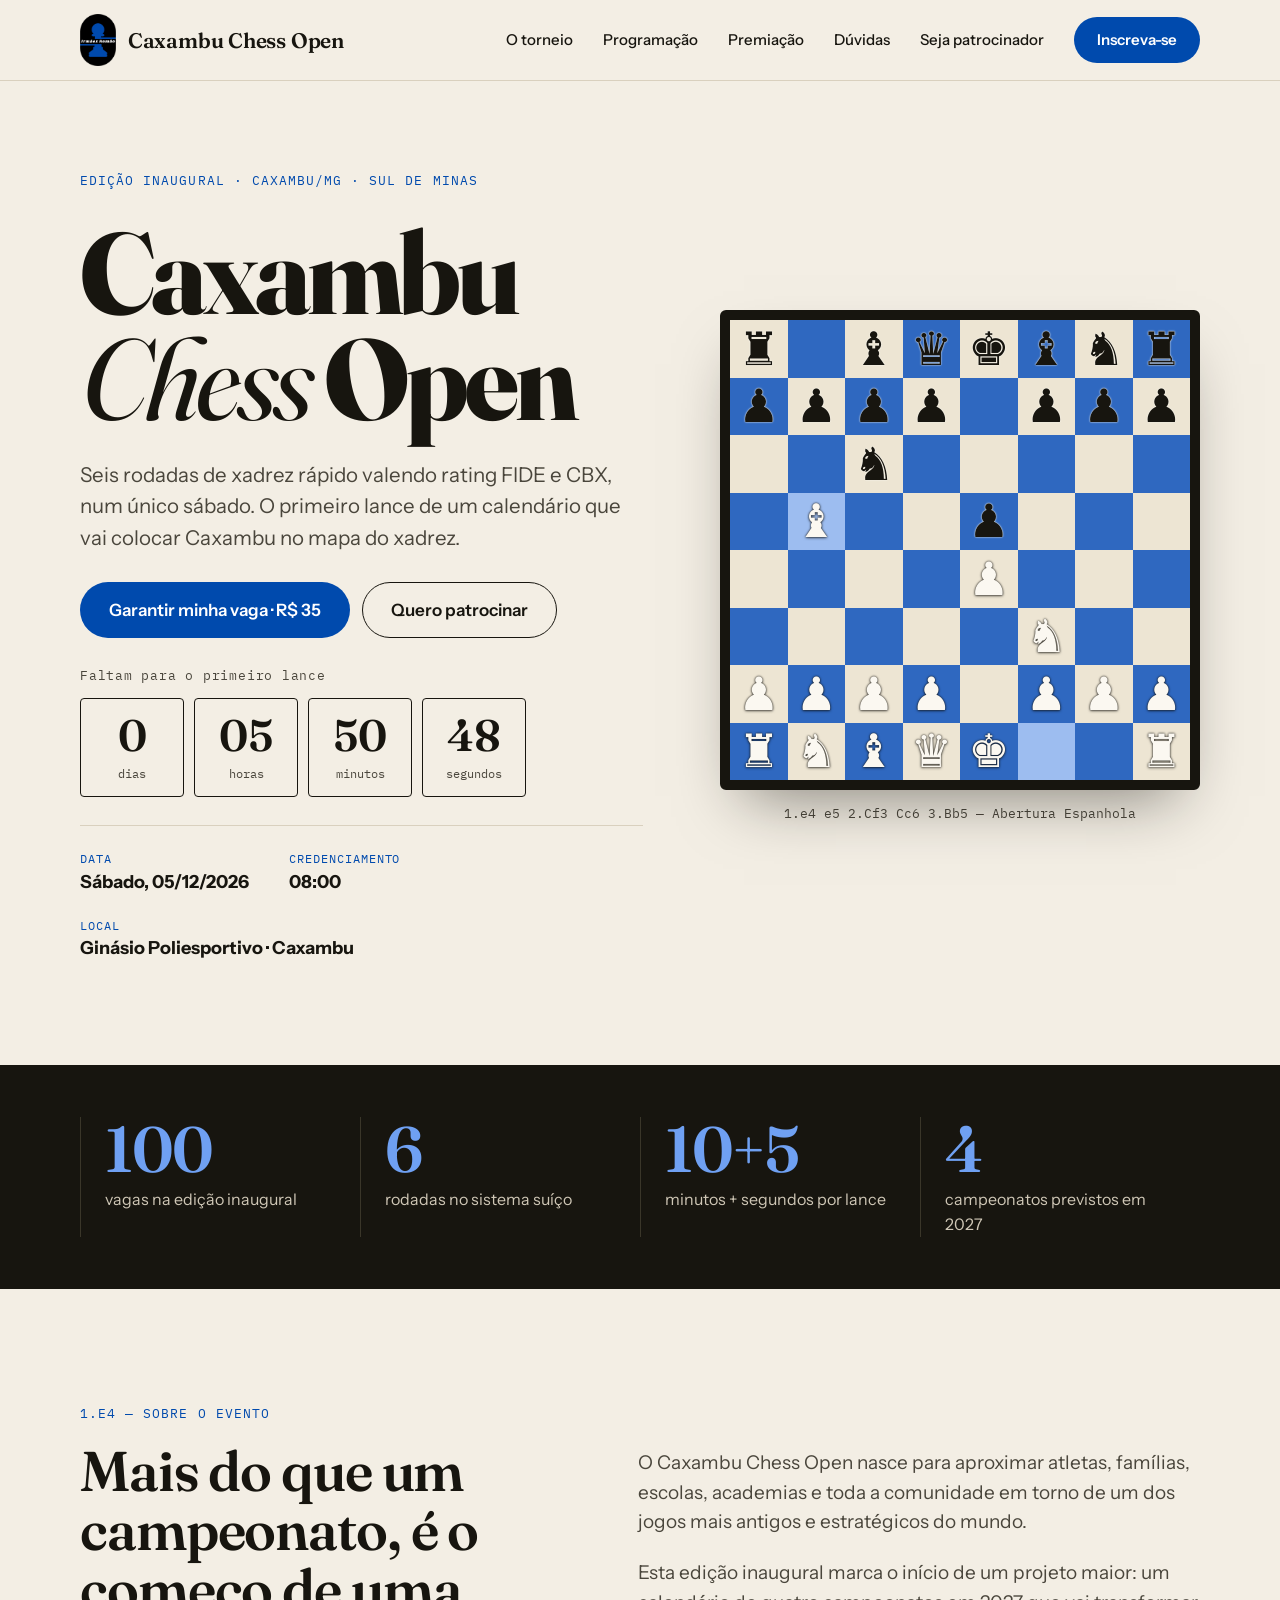
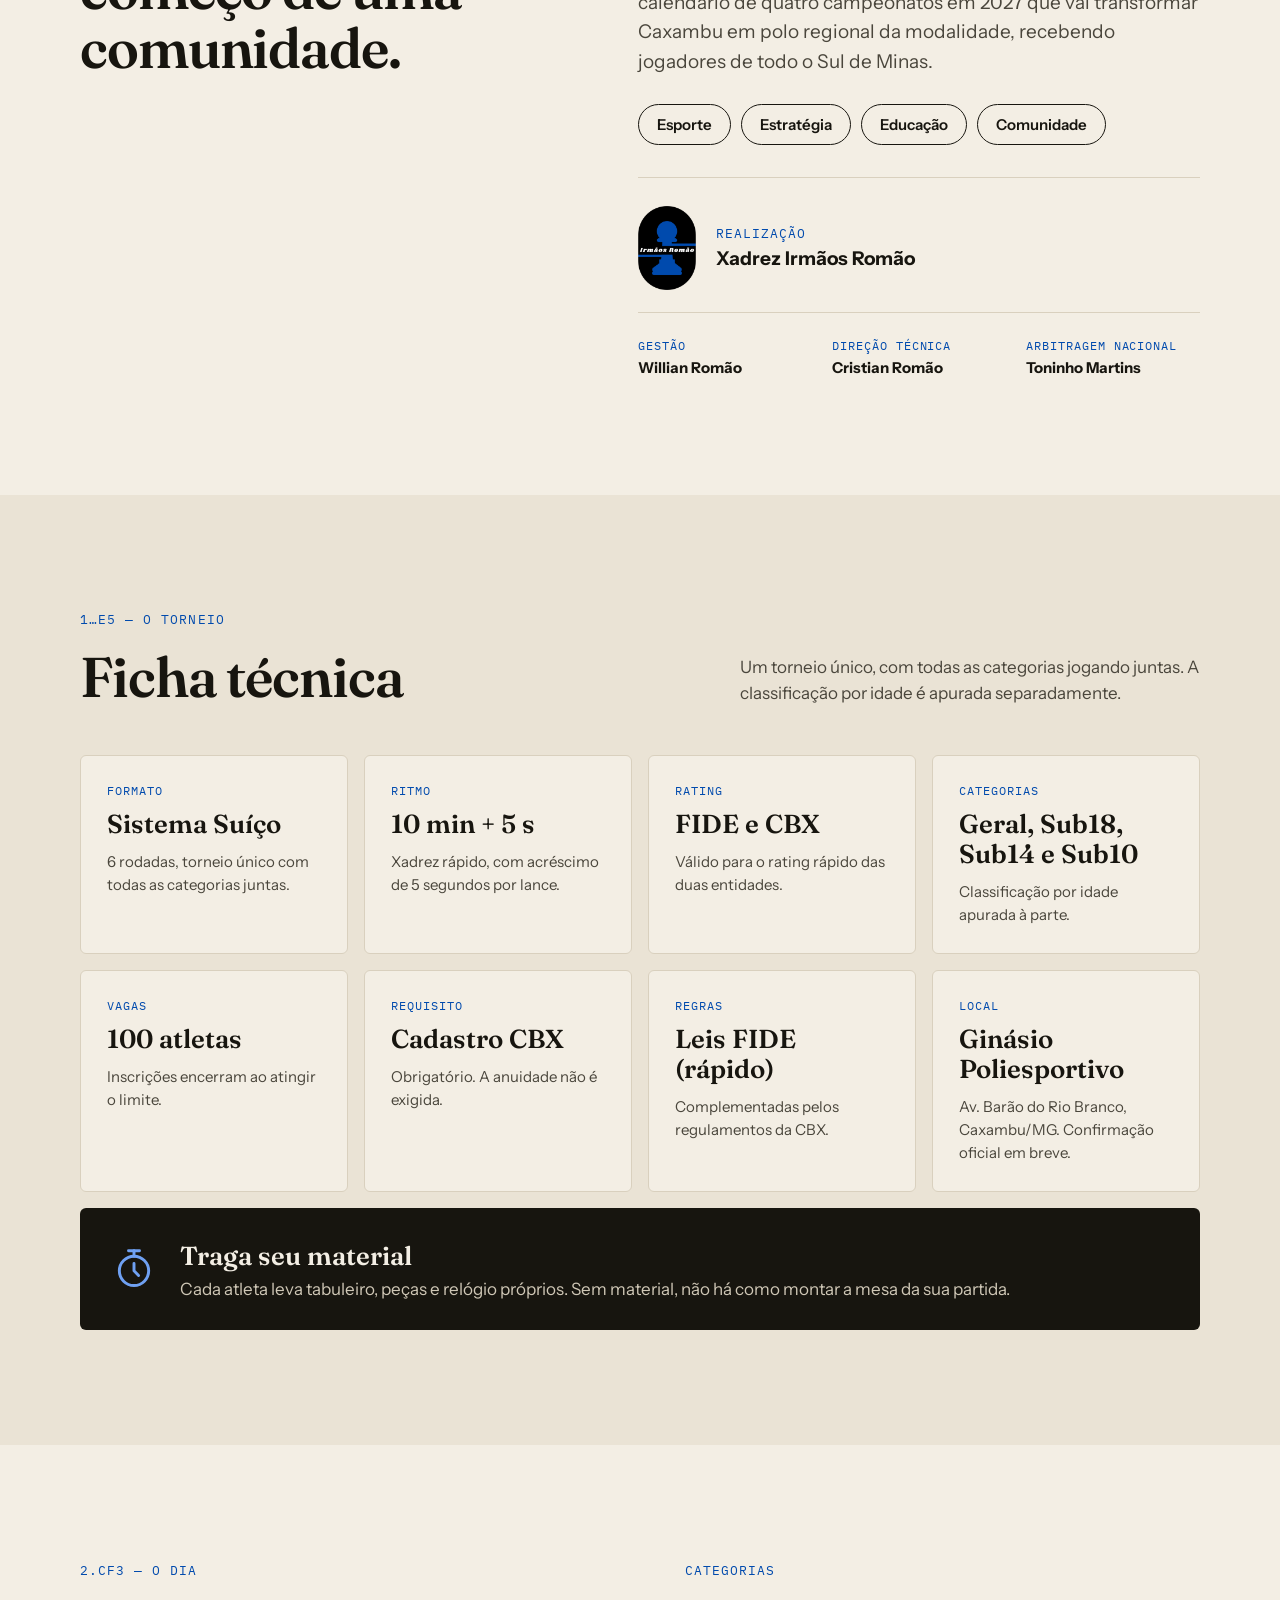
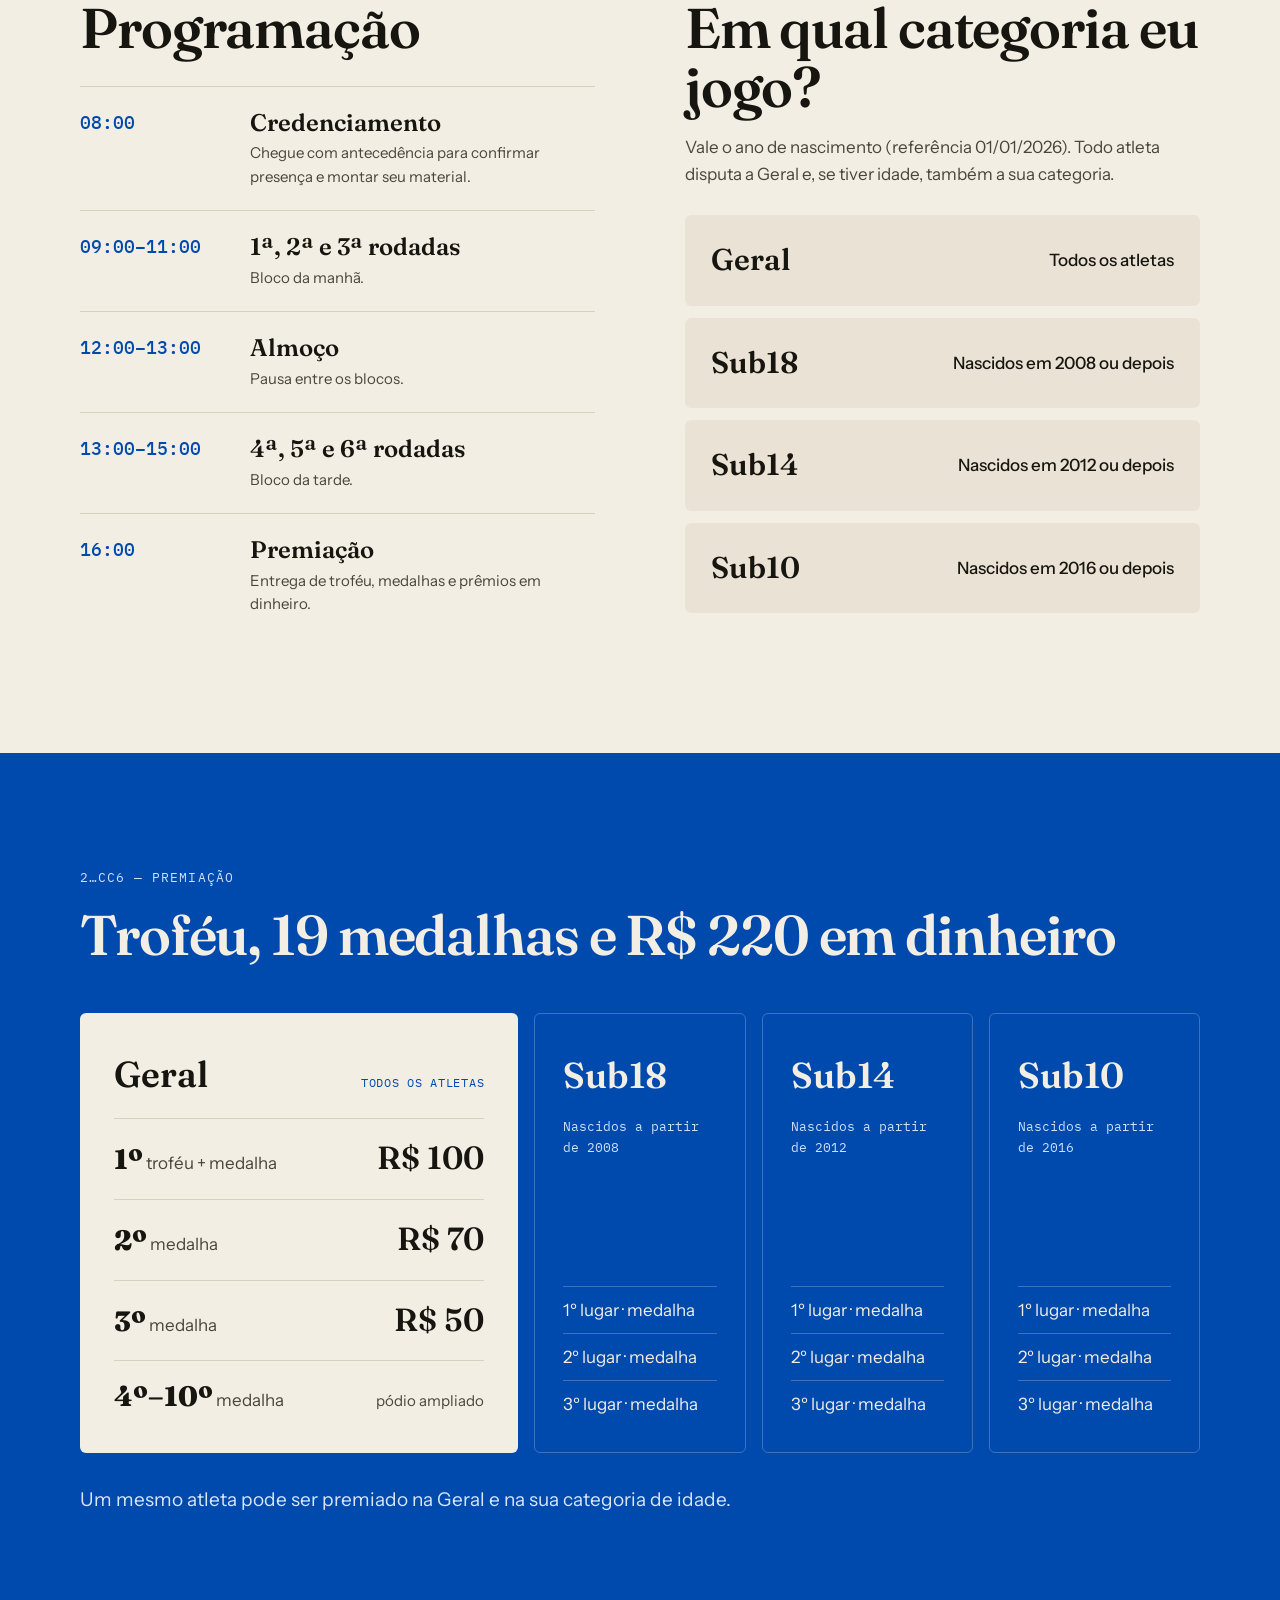
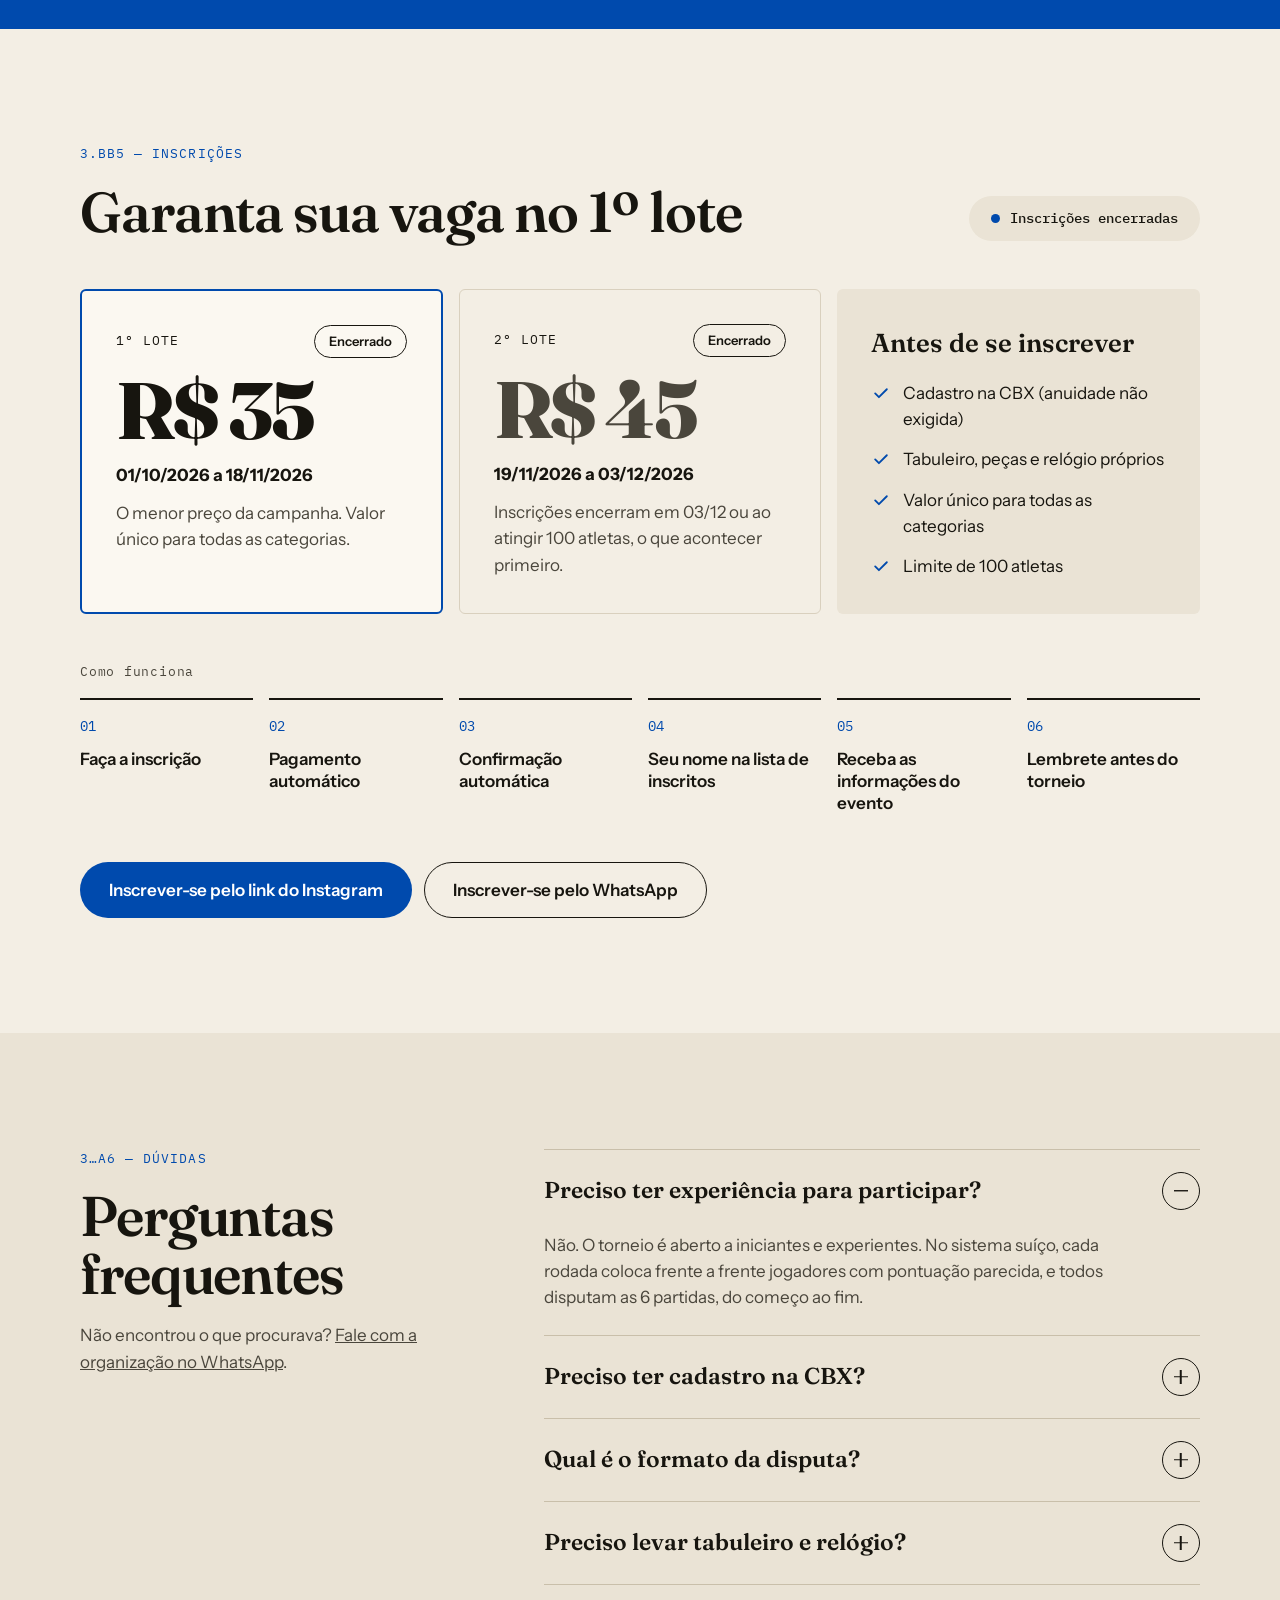
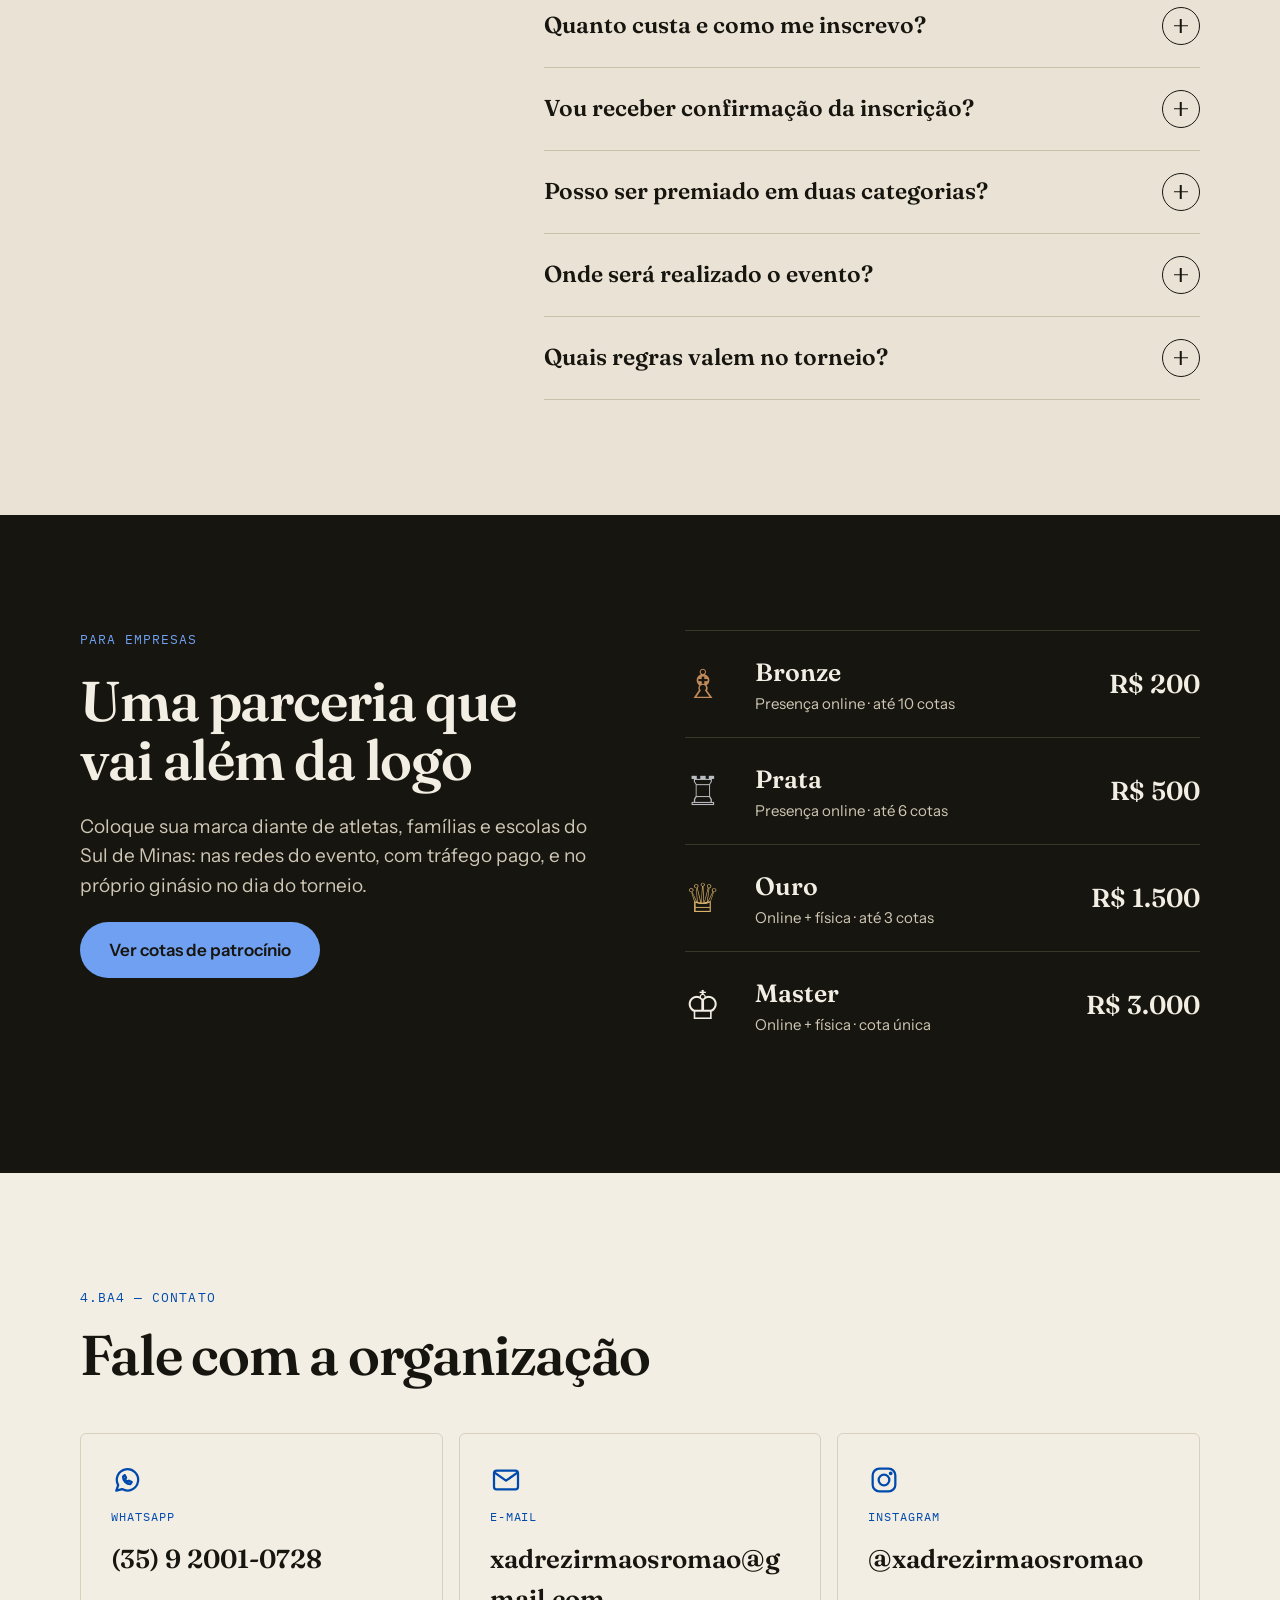
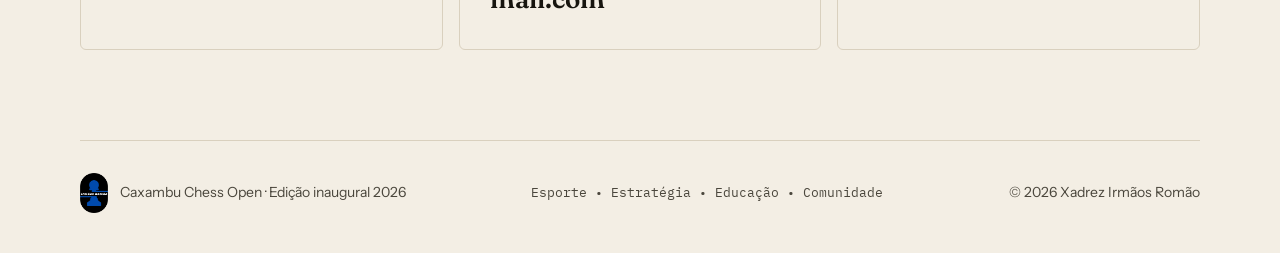
<file: index.html.html>
<!doctype html>
<html lang="pt-BR">
<head>
<meta charset="utf-8">
<meta name="viewport" content="width=device-width, initial-scale=1, viewport-fit=cover">
<title>Caxambu Chess Open · 05/12/2026 · Caxambu/MG</title>
<meta name="description" content="Edição inaugural do Caxambu Chess Open: 6 rodadas de xadrez rápido valendo rating FIDE e CBX, no sábado 05/12/2026, em Caxambu/MG. Inscrições a partir de R$ 35.">
<meta property="og:title" content="Caxambu Chess Open · Edição inaugural">
<meta property="og:description" content="Sábado, 05/12/2026, em Caxambu/MG. Xadrez rápido 10+5, rating FIDE e CBX, 100 vagas. Inscrições a partir de R$ 35.">
<meta name="theme-color" content="#004AAD">
<link rel="preconnect" href="https://fonts.googleapis.com">
<link rel="preconnect" href="https://fonts.gstatic.com" crossorigin>
<link rel="stylesheet" href="https://fonts.googleapis.com/css2?family=Fraunces:ital,opsz,wght@0,9..144,400;0,9..144,600;0,9..144,800;1,9..144,400&family=Instrument+Sans:wght@400;500;600;700&family=IBM+Plex+Mono:wght@400;500&display=swap">
<style>
:root{
  --paper:#F3EEE4; --paper2:#EAE3D5; --card:#FBF8F1; --ink:#17150F; --soft:#4A463C; --line:#D9D0BE; --line2:#C9BFAA;
  --label:#004AAD; --btn:#004AAD; --btn-text:#FFFFFF; --hl:#DCE7F8;
  --night:#17150F; --night-text:#F3EEE4; --night-soft:#CFC7B6; --night-line:#3A3629;
  --blue:#004AAD; --on-blue-soft:#D9E6F8; --blue-line:#3B72C4; --on-blue-label:#CFE0FA;
  --sky:#6FA0F2; --gold:#D9B26A;
  --serif:'Fraunces', Georgia, 'Times New Roman', serif;
  --sans:'Instrument Sans', 'Helvetica Neue', Helvetica, Arial, sans-serif;
  --mono:'IBM Plex Mono', ui-monospace, 'SFMono-Regular', Menlo, monospace;
  --sym:'Segoe UI Symbol', 'DejaVu Sans', 'Noto Sans Symbols 2', 'Apple Symbols', serif;
  box-sizing:border-box;
  padding-top:env(safe-area-inset-top, 0px);
  padding-bottom:env(safe-area-inset-bottom, 0px);
  color-scheme:light;
}
@media (prefers-color-scheme: dark){
  :root:not([data-theme="light"]){
    --paper:#131210; --paper2:#1C1B17; --card:#22201B; --ink:#F1ECE2; --soft:#B9B2A3; --line:#34312A; --line2:#45413A;
    --label:#8DB3F5; --btn:#2F68C0; --btn-text:#FFFFFF; --hl:#1D2E4A;
    --night:#0A0A08; --night-line:#2A2822; color-scheme:dark;
  }
}
:root[data-theme="dark"]{
  --paper:#131210; --paper2:#1C1B17; --card:#22201B; --ink:#F1ECE2; --soft:#B9B2A3; --line:#34312A; --line2:#45413A;
  --label:#8DB3F5; --btn:#2F68C0; --btn-text:#FFFFFF; --hl:#1D2E4A;
  --night:#0A0A08; --night-line:#2A2822; color-scheme:dark;
}
*,*::before,*::after{box-sizing:inherit}
html{scroll-padding-top:calc(env(safe-area-inset-top, 0px) + 84px);scroll-behavior:smooth}
@media (prefers-reduced-motion: reduce){html{scroll-behavior:auto}}
body{margin:0;background:var(--paper);color:var(--ink);font-family:var(--sans);font-size:17px;line-height:1.55;-webkit-font-smoothing:antialiased;overflow-x:hidden}
img{max-width:100%;display:block}
a{color:inherit}
:focus-visible{outline:3px solid var(--sky);outline-offset:3px;border-radius:4px}
.wrap{width:100%;max-width:1200px;margin:0 auto;padding-inline:clamp(20px,5vw,40px)}
.sec{padding-block:clamp(72px,9vw,128px)}
.lbl{font-family:var(--mono);font-size:13px;letter-spacing:.08em;text-transform:uppercase;color:var(--label)}
h1,h2,h3{font-family:var(--serif);margin:0;font-weight:600;letter-spacing:-.02em;line-height:1.05}
h2{font-size:clamp(36px,4.6vw,56px)}
h3{font-size:clamp(26px,3vw,36px)}
p{margin:0}
.soft{color:var(--soft)}
.head{display:flex;flex-direction:column;gap:18px}
.head-row{display:flex;justify-content:space-between;align-items:flex-end;gap:32px 48px;flex-wrap:wrap;margin-bottom:clamp(32px,4vw,48px)}
.head-row > p{max-width:460px}

.btn{display:inline-flex;align-items:center;justify-content:center;min-height:52px;padding:14px 28px;border-radius:999px;font-weight:600;font-size:17px;text-decoration:none;border:1.5px solid transparent;transition:transform .15s ease}
.btn:active{transform:scale(.98)}
.btn-primary{background:var(--btn);color:var(--btn-text)}
.btn-primary:hover{filter:brightness(1.12)}
.btn-ghost{border-color:currentColor;color:var(--ink)}
.btn-ghost:hover{background:var(--paper2)}
.btn-sky{background:var(--sky);color:#17150F}
.btn-sky:hover{filter:brightness(1.08)}
.btn-ghost-light{border-color:var(--night-text);color:var(--night-text)}
.btn-row{display:flex;gap:12px;flex-wrap:wrap}

/* nav */
.nav{position:sticky;top:env(safe-area-inset-top, 0px);z-index:20;background:var(--paper);border-bottom:1px solid var(--line)}
.nav-in{display:flex;align-items:center;justify-content:space-between;gap:24px;height:80px}
.brand{display:flex;align-items:center;gap:12px;text-decoration:none}
.brand img{height:52px;width:auto}
.brand span{font-family:var(--serif);font-size:21px;font-weight:600;letter-spacing:-.01em}
.nav-links{display:flex;align-items:center;gap:30px;font-size:15px;font-weight:500}
.nav-links a{text-decoration:none}
.nav-links a:not(.btn):hover{text-decoration:underline;text-underline-offset:4px}
.nav-links .btn{min-height:46px;padding:10px 22px;font-size:15px}
.menu-btn{display:none;min-height:46px;padding:0 18px;border-radius:999px;border:1.5px solid var(--ink);background:none;color:var(--ink);font:600 15px var(--sans);cursor:pointer}
@media (max-width: 960px){
  .menu-btn{display:inline-flex;align-items:center}
  .nav-links{display:none;position:absolute;left:0;right:0;top:100%;flex-direction:column;align-items:stretch;gap:0;background:var(--paper);border-bottom:1px solid var(--line);padding:8px clamp(20px,5vw,40px) 20px}
  .nav.open .nav-links{display:flex}
  .nav-links a:not(.btn){padding:14px 0;border-bottom:1px solid var(--line);font-size:17px}
  .nav-links .btn{margin-top:16px;min-height:52px;font-size:17px}
  .brand span{font-size:18px}
  .brand img{height:44px}
}

/* hero */
.hero{display:grid;grid-template-columns:minmax(0,1fr) minmax(0,480px);gap:clamp(40px,6vw,88px);align-items:center;padding-block:clamp(48px,7vw,96px) clamp(64px,8vw,112px)}
.hero-copy{display:flex;flex-direction:column;gap:28px}
.hero h1{font-size:clamp(60px,9vw,124px);line-height:.92;font-weight:800;letter-spacing:-.035em}
.hero h1 em{font-weight:400}
.hero-lead{font-size:clamp(18px,1.6vw,21px);color:var(--soft);max-width:580px}
.cd-wrap{display:flex;flex-direction:column;gap:12px}
.cd-lbl{font-family:var(--mono);font-size:13px;letter-spacing:.06em;color:var(--soft)}
.cd{display:grid;grid-template-columns:repeat(4,minmax(0,104px));gap:10px}
.cd div{border:1px solid var(--ink);border-radius:4px;text-align:center;padding:14px 0 12px}
.cd b{display:block;font-family:var(--serif);font-size:clamp(32px,4vw,44px);line-height:1;font-weight:600;font-variant-numeric:tabular-nums}
.cd span{display:block;font-family:var(--mono);font-size:12px;margin-top:8px;color:var(--soft)}
.facts{display:flex;flex-wrap:wrap;gap:20px 40px;padding-top:24px;border-top:1px solid var(--line)}
.facts .lbl{font-size:12px}
.facts b{font-size:18px}
.board-wrap{display:flex;flex-direction:column;gap:14px}
.board{display:grid;grid-template-columns:repeat(8,minmax(0,1fr));aspect-ratio:1;border:clamp(6px,1vw,10px) solid #17150F;border-radius:6px;box-shadow:0 30px 60px -24px rgba(23,21,15,.5);font-family:var(--sym);container-type:inline-size}
.sq{display:flex;align-items:center;justify-content:center;aspect-ratio:1}
.sq.l{background:#EDE5D3}.sq.d{background:#2F68C0}.sq.hl{background:#9DBDF0}
.pc{font-size:10cqw;line-height:1}
.pc.w{color:#FBF8F1;text-shadow:0 0 2px #17150F,0 1px 3px rgba(0,0,0,.55)}
.pc.b{color:#17150F;text-shadow:0 0 2px rgba(251,248,241,.9),0 0 1px rgba(251,248,241,.9)}
.board-cap{font-family:var(--mono);font-size:13px;color:var(--soft);text-align:center}
@media (max-width: 900px){
  .hero{grid-template-columns:1fr}
  .board-wrap{max-width:420px;width:100%;justify-self:center}
}

/* stats */
.stats{background:var(--night);color:var(--night-text)}
.stats .wrap{display:grid;grid-template-columns:repeat(4,minmax(0,1fr));padding-block:52px;gap:28px 0}
.stat{padding-inline:24px;border-left:1px solid var(--night-line)}
.stat-n{font-family:var(--serif);font-size:clamp(48px,5vw,68px);line-height:1;font-weight:600;color:var(--sky);letter-spacing:-.02em}
.stat-t{font-size:16px;color:var(--night-soft);margin-top:6px}
@media (max-width: 760px){.stats .wrap{grid-template-columns:repeat(2,minmax(0,1fr))}.stat{padding-inline:16px}}

/* sobre */
.sobre{display:grid;grid-template-columns:minmax(0,5fr) minmax(0,6fr);gap:clamp(32px,7vw,96px)}
.sobre-body{display:flex;flex-direction:column;gap:22px;font-size:19px;color:var(--soft);padding-top:44px}
.pills{display:flex;flex-wrap:wrap;gap:10px;padding:6px 0 10px}
.pills span{border:1px solid var(--ink);border-radius:999px;padding:8px 18px;font-size:15px;font-weight:600;color:var(--ink)}
.realiza{display:flex;align-items:center;gap:20px;padding-top:28px;border-top:1px solid var(--line)}
.realiza img{height:84px;width:auto}
.realiza b{color:var(--ink);font-size:19px}
.credits{display:grid;grid-template-columns:repeat(3,minmax(0,1fr));gap:20px;padding-top:24px;border-top:1px solid var(--line);font-size:15px}
.credits .lbl{font-size:12px}
.credits b{color:var(--ink)}
@media (max-width: 900px){.sobre{grid-template-columns:1fr}.sobre-body{padding-top:0}}
@media (max-width: 560px){.credits{grid-template-columns:1fr}}

/* ficha */
.band{background:var(--paper2)}
.ficha{display:grid;grid-template-columns:repeat(4,minmax(0,1fr));gap:16px}
.fcard{background:var(--paper);border:1px solid var(--line);border-radius:6px;padding:26px;display:flex;flex-direction:column;gap:10px}
.fcard .lbl{font-size:12px}
.fv{font-family:var(--serif);font-size:26px;line-height:1.15;font-weight:600}
.fd{font-size:15px;color:var(--soft)}
.material{display:flex;align-items:center;gap:24px;background:var(--night);color:var(--night-text);border-radius:6px;padding:28px 32px;margin-top:16px}
.material svg{flex-shrink:0}
.material b{display:block;font-family:var(--serif);font-size:26px;font-weight:600}
.material span{color:var(--night-soft)}
@media (max-width: 1000px){.ficha{grid-template-columns:repeat(2,minmax(0,1fr))}}
@media (max-width: 560px){.ficha{grid-template-columns:1fr}.material{flex-direction:column;align-items:flex-start;gap:14px}}

/* programação */
.two{display:grid;grid-template-columns:repeat(2,minmax(0,1fr));gap:clamp(56px,7vw,96px)}
.agenda,.cats{list-style:none;margin:28px 0 0;padding:0}
.ag{display:grid;grid-template-columns:150px minmax(0,1fr);gap:20px;padding:22px 0;border-top:1px solid var(--line)}
.ag-t{font-family:var(--mono);font-size:18px;font-weight:500;color:var(--label)}
.ag-n{font-family:var(--serif);font-size:24px;font-weight:600;line-height:1.2}
.ag-d{font-size:15px;color:var(--soft);margin-top:4px}
.cats{display:flex;flex-direction:column;gap:12px}
.cat{display:flex;align-items:center;justify-content:space-between;gap:20px;padding:22px 26px;background:var(--paper2);border-radius:6px}
.cat-n{font-family:var(--serif);font-size:30px;font-weight:600}
.cat-d{font-weight:500;text-align:right}
@media (max-width: 900px){.two{grid-template-columns:1fr}}
@media (max-width: 480px){.ag{grid-template-columns:1fr;gap:6px}}

/* premiação */
.prem{background:var(--blue);color:#F3EEE4}
.prem .lbl{color:var(--on-blue-label)}
.prem-grid{display:grid;grid-template-columns:repeat(5,minmax(0,1fr));gap:16px}
.geral{grid-column:span 2;background:#F3EEE4;color:#17150F;border-radius:6px;padding:34px;display:flex;flex-direction:column;gap:16px}
.geral-h{display:flex;justify-content:space-between;align-items:baseline;gap:12px;flex-wrap:wrap}
.geral-h b{font-family:var(--serif);font-size:36px;font-weight:600}
.geral-h span{font-family:var(--mono);font-size:12px;letter-spacing:.06em;text-transform:uppercase;color:#004AAD}
.pos{display:flex;align-items:baseline;justify-content:space-between;gap:12px;padding-top:14px;border-top:1px solid #D9D0BE}
.pos b{font-family:var(--serif);font-size:28px;font-weight:800}
.pos em{font-style:normal;color:#4A463C}
.pos strong{font-family:var(--serif);font-size:32px;font-weight:600}
.pos small{font-size:15px;color:#4A463C}
.pcat{border:1px solid var(--blue-line);border-radius:6px;padding:34px 28px;display:flex;flex-direction:column;gap:14px}
.pcat-n{font-family:var(--serif);font-size:36px;font-weight:600}
.pcat-d{font-family:var(--mono);font-size:13px;color:var(--on-blue-label)}
.pcat ul{list-style:none;margin:auto 0 0;padding:0;display:flex;flex-direction:column;gap:10px}
.pcat li{padding-top:10px;border-top:1px solid var(--blue-line)}
.prem-note{margin-top:32px;font-size:19px;color:var(--on-blue-soft)}
@media (max-width: 1100px){.prem-grid{grid-template-columns:repeat(3,minmax(0,1fr))}.geral{grid-column:1 / -1}}
@media (max-width: 640px){.prem-grid{grid-template-columns:1fr}}

/* inscrições */
.status{display:inline-flex;align-items:center;gap:10px;background:var(--paper2);border-radius:999px;padding:12px 22px;font-family:var(--mono);font-size:14px;font-weight:500}
.status i{width:9px;height:9px;border-radius:50%;background:var(--btn)}
.lotes{display:grid;grid-template-columns:repeat(3,minmax(0,1fr));gap:16px}
.lote{border:1px solid var(--line);border-radius:6px;padding:34px;display:flex;flex-direction:column;gap:12px}
.lote.best{border:2px solid var(--btn);background:var(--card)}
.lote-h{display:flex;justify-content:space-between;align-items:center;gap:12px}
.lote-h .lbl{color:var(--ink)}
.badge{border-radius:999px;padding:5px 14px;font-size:13px;font-weight:600;border:1px solid var(--ink)}
.badge.on{background:var(--btn);color:#fff;border-color:var(--btn)}
.price{font-family:var(--serif);font-size:clamp(64px,7vw,80px);line-height:1;font-weight:800;letter-spacing:-.03em}
.lote:not(.best) .price{color:var(--soft)}
.reqs{background:var(--paper2);border-radius:6px;padding:34px;display:flex;flex-direction:column;gap:16px}
.reqs b{font-family:var(--serif);font-size:26px;font-weight:600}
.reqs ul{list-style:none;margin:0;padding:0;display:flex;flex-direction:column;gap:14px}
.reqs li{display:flex;gap:12px}
.reqs svg{flex-shrink:0;margin-top:3px;color:var(--label)}
.flow{list-style:none;margin:16px 0 0;padding:0;display:grid;grid-template-columns:repeat(6,minmax(0,1fr));gap:16px}
.flow li{display:flex;flex-direction:column;gap:10px;padding-top:16px;border-top:2px solid var(--ink)}
.fl-n{font-family:var(--mono);font-size:14px;color:var(--label)}
.fl-t{font-weight:600;line-height:1.3}
@media (max-width: 1000px){.lotes{grid-template-columns:repeat(2,minmax(0,1fr))}.reqs{grid-column:1 / -1}.flow{grid-template-columns:repeat(3,minmax(0,1fr))}}
@media (max-width: 640px){.lotes{grid-template-columns:1fr}.flow{grid-template-columns:repeat(2,minmax(0,1fr))}}

/* faq */
.faq{display:grid;grid-template-columns:minmax(0,4fr) minmax(0,7fr);gap:clamp(40px,7vw,96px)}
.faq-list{border-bottom:1px solid var(--line2)}
.qa{border-top:1px solid var(--line2)}
.qa summary{list-style:none;display:flex;justify-content:space-between;align-items:center;gap:20px;padding:22px 0;cursor:pointer;font-family:var(--serif);font-size:clamp(19px,2vw,23px);font-weight:600}
.qa summary::-webkit-details-marker{display:none}
.qa-i{flex-shrink:0;width:36px;height:36px;border:1px solid var(--ink);border-radius:50%;position:relative}
.qa-i::before,.qa-i::after{content:"";position:absolute;left:50%;top:50%;width:14px;height:1.5px;background:var(--ink);transform:translate(-50%,-50%)}
.qa-i::after{transform:translate(-50%,-50%) rotate(90deg);transition:transform .2s ease}
.qa[open] .qa-i::after{transform:translate(-50%,-50%) rotate(0deg)}
.qa p{padding:0 56px 24px 0;color:var(--soft)}
@media (max-width: 900px){.faq{grid-template-columns:1fr}.qa p{padding-right:0}}

/* teaser */
.dark{background:var(--night);color:var(--night-text)}
.dark .lbl{color:var(--sky)}
.dark .soft{color:var(--night-soft)}
.teaser{display:grid;grid-template-columns:repeat(2,minmax(0,1fr));gap:clamp(40px,7vw,96px)}
.teaser-copy{display:flex;flex-direction:column;gap:22px}
.tz-list{list-style:none;margin:0;padding:0}
.tz{display:grid;grid-template-columns:52px minmax(0,1fr) auto;align-items:center;gap:18px;padding:22px 0;border-top:1px solid var(--night-line)}
.tz-g{font-family:var(--sym);font-size:40px;line-height:1}
.g-bronze{color:#C08A5B}.g-prata{color:#B9BDC2}.g-ouro{color:var(--gold)}.g-master{color:#F3EEE4}
.tz-n{font-family:var(--serif);font-size:25px;font-weight:600}
.tz-d{font-size:15px;color:var(--night-soft)}
.tz-p{font-family:var(--serif);font-size:26px;font-weight:600;white-space:nowrap}
@media (max-width: 900px){.teaser{grid-template-columns:1fr}}

/* contato */
.contacts{display:grid;grid-template-columns:repeat(3,minmax(0,1fr));gap:16px}
.ct{text-decoration:none;border:1px solid var(--line);border-radius:6px;padding:30px;display:flex;flex-direction:column;gap:12px;transition:border-color .15s ease}
.ct:hover{border-color:var(--ink)}
.ct svg{color:var(--label)}
.ct .lbl{font-size:12px}
.ct b{font-family:var(--serif);font-size:clamp(20px,2.2vw,26px);font-weight:600;overflow-wrap:anywhere}
@media (max-width: 900px){.contacts{grid-template-columns:1fr}}
.foot{display:flex;justify-content:space-between;align-items:center;gap:16px 32px;flex-wrap:wrap;padding-block:32px 40px;border-top:1px solid var(--line);font-size:14px;color:var(--soft);margin-top:clamp(56px,7vw,96px)}
.foot-b{display:flex;align-items:center;gap:12px}
.foot-b img{height:40px;width:auto}
.foot .mono{font-family:var(--mono);font-size:13px}
.dark .foot{border-color:var(--night-line);color:var(--night-soft)}

/* ===== patrocínio ===== */
.p-hero{display:grid;grid-template-columns:minmax(0,7fr) minmax(0,4fr);gap:clamp(40px,7vw,96px);align-items:end;padding-block:clamp(48px,7vw,104px) clamp(64px,7vw,96px)}
.p-hero h1{font-size:clamp(52px,7.4vw,104px);line-height:.95;font-weight:800;letter-spacing:-.035em}
.p-hero h1 em{font-weight:400}
.p-kpis{display:flex;flex-direction:column}
.p-kpis div{padding:20px 0;border-top:1px solid var(--ink)}
.p-kpis div:last-child{border-bottom:1px solid var(--ink)}
.p-kpis b{display:block;font-family:var(--serif);font-size:clamp(40px,4.4vw,52px);line-height:1;font-weight:600}
.p-kpis span{color:var(--soft)}
@media (max-width: 900px){.p-hero{grid-template-columns:1fr}}
.modes{display:grid;grid-template-columns:repeat(2,minmax(0,1fr));gap:16px}
.mode{border-radius:6px;padding:38px;display:flex;flex-direction:column;gap:16px;background:var(--paper)}
.mode.night{background:var(--night);color:var(--night-text)}
.mode.night p{color:var(--night-soft)}
.mode b{font-family:var(--serif);font-size:clamp(28px,3vw,36px);font-weight:600;line-height:1.1}
.chips{display:flex;gap:10px;flex-wrap:wrap}
.chips span{border-radius:999px;padding:6px 16px;font-weight:600;font-size:15px;background:var(--paper2)}
.chips .c-ouro{background:var(--gold);color:#17150F}
.chips .c-master{background:#F3EEE4;color:#17150F}
@media (max-width: 760px){.modes{grid-template-columns:1fr}}

.tiers{display:grid;grid-template-columns:repeat(4,minmax(0,1fr));gap:16px;align-items:stretch}
.tier{all:unset;box-sizing:border-box;cursor:pointer;display:flex;flex-direction:column;gap:16px;padding:30px 26px;border-radius:6px;border:1.5px solid var(--line);background:var(--card);color:var(--ink);font-family:var(--sans);font-size:16px;line-height:1.5}
.tier:focus-visible{outline:3px solid var(--sky);outline-offset:3px}
.tier:hover{border-color:var(--ink)}
.tier[aria-pressed="true"]{background:#17150F;color:#F3EEE4;border-color:#17150F}
.tier[aria-pressed="true"] .tier-l,.tier[aria-pressed="true"] .tier-ap span,.tier[aria-pressed="true"] .tier-inc{color:#CFC7B6}
.tier[aria-pressed="true"] .tier-k,.tier[aria-pressed="true"] .tier-ap{border-color:#4A463C}
.tier[aria-pressed="true"] .ti-plus,.tier[aria-pressed="true"] .g-master{color:var(--sky)}
.tier-top{display:flex;justify-content:space-between;align-items:flex-start}
.tier-g{font-family:var(--sym);font-size:52px;line-height:1}
.tier .g-bronze{color:#8C5A2B}.tier .g-prata{color:#6E7378}.tier .g-ouro{color:#9A7420}.tier .g-master{color:var(--label)}
.tier[aria-pressed="true"] .g-bronze{color:#C08A5B}.tier[aria-pressed="true"] .g-prata{color:#B9BDC2}.tier[aria-pressed="true"] .g-ouro{color:var(--gold)}
.tier-k{font-family:var(--mono);font-size:12px;letter-spacing:.05em;text-transform:uppercase;border:1px solid var(--line);border-radius:999px;padding:5px 12px}
.tier-n{font-family:var(--serif);font-size:32px;font-weight:600;line-height:1.1;margin-bottom:-14px}
.tier-p{font-family:var(--serif);font-size:44px;font-weight:800;line-height:1.1;letter-spacing:-.02em;margin-bottom:-14px}
.tier-l{font-size:15px;color:var(--soft)}
.tier-ap{display:flex;align-items:baseline;gap:10px;padding:14px 0;border-top:1px solid var(--line);border-bottom:1px solid var(--line)}
.tier-ap b{font-family:var(--serif);font-size:40px;font-weight:600;line-height:1}
.tier-ap span{font-size:15px;color:var(--soft)}
.tier-inc{font-family:var(--mono);font-size:12px;letter-spacing:.04em;text-transform:uppercase;color:var(--soft)}
.tier-items{display:flex;flex-direction:column;gap:10px}
.ti{display:flex;gap:10px}
.ti-plus{color:var(--label);flex-shrink:0}
@media (max-width: 1100px){.tiers{grid-template-columns:repeat(2,minmax(0,1fr))}}
@media (max-width: 600px){.tiers{grid-template-columns:1fr}}

.cmp-h{display:flex;justify-content:space-between;align-items:baseline;gap:16px;flex-wrap:wrap;margin:clamp(56px,7vw,88px) 0 24px}
.cmp-h span{font-family:var(--mono);font-size:13px;color:var(--soft)}
.scroll{overflow-x:auto;-webkit-overflow-scrolling:touch;border:1px solid var(--line);border-radius:6px}
.cmp{width:100%;min-width:760px;border-collapse:collapse;font-size:15px}
.cmp thead th{background:#17150F;color:#F3EEE4;padding:18px 14px;font-family:var(--serif);font-size:21px;font-weight:600}
.cmp thead th:first-child{text-align:left;padding-left:22px;font-family:var(--mono);font-size:13px;font-weight:400;letter-spacing:.06em;text-transform:uppercase}
.cmp tbody th{text-align:left;font-weight:400;padding:16px 22px;font-size:16px}
.cmp td{text-align:center;padding:16px 12px}
.cmp tbody tr{border-top:1px solid var(--line)}
.cmp td.no{color:var(--soft);opacity:.7}
.cmp tr.total th,.cmp tr.total td{font-weight:700}
.cmp[data-sel="0"] thead th:nth-child(2),.cmp[data-sel="1"] thead th:nth-child(3),.cmp[data-sel="2"] thead th:nth-child(4),.cmp[data-sel="3"] thead th:nth-child(5){background:#004AAD}
.cmp[data-sel="0"] td:nth-of-type(1),.cmp[data-sel="1"] td:nth-of-type(2),.cmp[data-sel="2"] td:nth-of-type(3),.cmp[data-sel="3"] td:nth-of-type(4){background:var(--hl)}

.carousel{display:grid;grid-template-columns:repeat(5,minmax(0,1fr));gap:16px;margin-top:24px}
.slide{display:flex;flex-direction:column;gap:10px}
.slide-img{aspect-ratio:4/5;border-radius:6px;padding:18px;display:flex;flex-direction:column;gap:10px;font-family:var(--mono);font-size:12px;color:var(--soft);background:var(--paper);border:1px solid var(--line)}
.slide-img.master{background:#17150F;color:#F3EEE4;justify-content:space-between;border-color:#17150F}
.slide-img.master .logo-ph{height:34%;border:1.5px dashed var(--sky);border-radius:6px;display:flex;align-items:center;justify-content:center;color:var(--sky)}
.slide-img.master strong{font-family:var(--serif);font-size:19px;font-weight:600;line-height:1.1}
.slide-img.panel{background:var(--card);border:2px solid var(--btn)}
.stair{display:grid;gap:5px}
.stair i{display:block;border-radius:2px}
.st-o{grid-template-columns:repeat(3,1fr)}.st-o i{height:42px;background:var(--gold)}
.st-p{grid-template-columns:repeat(6,1fr)}.st-p i{height:24px;background:#9CA1A7}
.st-b{grid-template-columns:repeat(10,1fr)}.st-b i{height:15px;background:#B07A48}
.slide b{font-weight:600}
.slide p{font-size:15px;color:var(--soft)}
@media (max-width: 900px){.carousel{grid-template-columns:repeat(3,minmax(0,1fr))}.slide.minor{display:none}}
@media (max-width: 560px){.carousel{grid-template-columns:1fr 1fr}}

.venue{display:grid;grid-template-columns:minmax(0,4fr) minmax(0,7fr);gap:clamp(32px,5vw,64px);align-items:center;margin-top:clamp(40px,5vw,56px);padding-top:clamp(32px,4vw,48px);border-top:1px solid var(--line2)}
.venue-copy{display:flex;flex-direction:column;gap:16px}
.venue-copy ul{list-style:none;margin:0;padding:0;display:flex;flex-direction:column;gap:12px}
.venue-copy li{display:flex;gap:14px;align-items:flex-start}
.venue-copy li i{width:14px;height:14px;border-radius:2px;flex-shrink:0;margin-top:5px}
.k-ouro{background:var(--gold)}.k-mp{background:#004AAD}.k-mpanel{background:#17150F;outline:1px solid var(--soft)}
.plan-scroll{overflow-x:auto}
.plan{position:relative;min-width:600px;height:420px;background:var(--paper);border:2px solid var(--ink);border-radius:6px;font-family:var(--mono);font-size:12px;color:var(--soft)}
.plan > *{position:absolute}
.pl-note{left:22px;top:18px}
.pl-panel{left:50%;top:20px;transform:translateX(-50%);width:260px;height:26px;background:#17150F;color:#F3EEE4;display:flex;align-items:center;justify-content:center;font-size:11px;border-radius:2px}
.pl-pod{left:50%;top:56px;transform:translateX(-50%);display:flex;align-items:flex-end;gap:4px}
.pl-pod i{width:50px;background:var(--line2)}
.pl-podl{left:50%;top:104px;transform:translateX(-50%)}
.pl-tables{left:90px;right:90px;top:150px;height:170px;display:grid;grid-template-columns:repeat(10,1fr);grid-template-rows:repeat(4,1fr);gap:12px 14px}
.pl-tables i{background:var(--paper2);border:1px solid var(--line2);border-radius:2px}
.pl-area{left:90px;right:90px;top:326px;text-align:center}
.pl-ouro{width:36px;height:48px;background:var(--gold);border-radius:2px}
.pl-door{left:50%;bottom:-2px;transform:translateX(-50%);width:120px;height:6px;background:var(--paper)}
.pl-doorl{left:50%;bottom:14px;transform:translateX(-50%)}
.pl-mp{left:calc(50% + 80px);bottom:10px;width:48px;height:36px;background:#004AAD;border-radius:2px}
@media (max-width: 900px){.venue{grid-template-columns:1fr}}

.oficial{background:var(--blue);color:#F3EEE4}
.oficial .lbl{color:var(--on-blue-label)}
.of-grid{display:grid;grid-template-columns:minmax(0,5fr) minmax(0,6fr);gap:clamp(48px,6vw,88px)}
.of-copy{display:flex;flex-direction:column;gap:24px}
.of-copy h2{font-size:clamp(40px,5vw,64px)}
.of-copy > p{font-size:19px;color:var(--on-blue-soft)}
.of-prices{display:grid;grid-template-columns:repeat(2,minmax(0,1fr));gap:14px}
.of-prices > div{border-radius:6px;padding:24px}
.of-full{border:1px solid var(--blue-line)}
.of-full .lbl,.of-full span{color:var(--on-blue-soft)}
.of-spec{background:#F3EEE4;color:#17150F}
.of-spec .lbl{color:#004AAD}
.of-spec span{color:#4A463C}
.of-prices b{display:block;font-family:var(--serif);font-size:clamp(34px,3.6vw,44px);line-height:1.15}
.of-full b{font-weight:600}.of-spec b{font-weight:800}
.of-prices span{font-size:15px}
.etapas{list-style:none;margin:10px 0 0;padding:0;display:grid;grid-template-columns:repeat(4,minmax(0,1fr));gap:8px}
.etapas li{border:1px solid var(--blue-line);border-radius:4px;padding:12px 6px;text-align:center}
.etapas b{display:block;font-family:var(--serif);font-size:24px;font-weight:600}
.etapas span{font-size:12px;color:var(--on-blue-soft)}
.of-list{list-style:none;margin:0;padding:0}
.of-list li{display:flex;gap:18px;padding:16px 0;border-top:1px solid var(--blue-line);font-size:18px}
.of-n{font-family:var(--mono);font-size:13px;color:var(--on-blue-label);padding-top:4px;width:22px;flex-shrink:0}
@media (max-width: 900px){.of-grid{grid-template-columns:1fr}}
@media (max-width: 560px){.of-prices{grid-template-columns:1fr}.etapas{grid-template-columns:repeat(2,minmax(0,1fr))}}

.regras{list-style:none;margin:32px 0 0;padding:0;display:grid;grid-template-columns:repeat(3,minmax(0,1fr));gap:28px 48px}
.regras li{padding-top:16px;border-top:1px solid var(--line);color:var(--soft);font-size:16px}
@media (max-width: 900px){.regras{grid-template-columns:repeat(2,minmax(0,1fr))}}
@media (max-width: 560px){.regras{grid-template-columns:1fr}}

.final{display:flex;justify-content:space-between;align-items:flex-end;gap:32px 64px;flex-wrap:wrap}
.final h2{font-size:clamp(40px,5vw,64px)}

.view[hidden]{display:none}
</style>
</head>
<body>

<header class="nav" id="nav">
  <div class="wrap nav-in">
    <a class="brand" href="#inicio" aria-label="Caxambu Chess Open, início">
      <img src="[data-uri]" alt="" width="36" height="52">
      <span>Caxambu Chess Open</span>
    </a>
    <button class="menu-btn" type="button" aria-expanded="false" aria-controls="nav-links" id="menu-btn">Menu</button>
    <nav class="nav-links" id="nav-links" aria-label="Principal">
      <a href="#evento">O torneio</a>
      <a href="#programacao">Programação</a>
      <a href="#premiacao">Premiação</a>
      <a href="#faq">Dúvidas</a>
      <a href="#patrocinio">Seja patrocinador</a>
      <a class="btn btn-primary" href="#inscricoes">Inscreva-se</a>
    </nav>
  </div>
</header>

<!-- ============ VIEW: ATLETAS ============ -->
<main class="view" id="view-home">

  <section class="wrap hero" id="inicio">
    <div class="hero-copy">
      <div class="lbl">Edição inaugural · Caxambu/MG · Sul de Minas</div>
      <h1>Caxambu<br><em>Chess</em> Open</h1>
      <p class="hero-lead">Seis rodadas de xadrez rápido valendo rating FIDE e CBX, num único sábado. O primeiro lance de um calendário que vai colocar Caxambu no mapa do xadrez.</p>
      <div class="btn-row">
        <a class="btn btn-primary" href="#inscricoes">Garantir minha vaga · R$ 35</a>
        <a class="btn btn-ghost" href="#patrocinio">Quero patrocinar</a>
      </div>
      <div class="cd-wrap">
        <div class="cd-lbl">Faltam para o primeiro lance</div>
        <div class="cd" role="timer" aria-live="off">
          <div><b id="cd-d">–</b><span>dias</span></div>
          <div><b id="cd-h">–</b><span>horas</span></div>
          <div><b id="cd-m">–</b><span>minutos</span></div>
          <div><b id="cd-s">–</b><span>segundos</span></div>
        </div>
      </div>
      <div class="facts">
        <div><div class="lbl">Data</div><b>Sábado, 05/12/2026</b></div>
        <div><div class="lbl">Credenciamento</div><b>08:00</b></div>
        <div><div class="lbl">Local</div><b>Ginásio Poliesportivo · Caxambu</b></div>
      </div>
    </div>
    <div class="board-wrap">
      <div class="board" role="img" aria-label="Tabuleiro de xadrez com a posição da Abertura Espanhola"><div class="sq l"><span class="pc b">♜&#xFE0E;</span></div><div class="sq d"></div><div class="sq l"><span class="pc b">♝&#xFE0E;</span></div><div class="sq d"><span class="pc b">♛&#xFE0E;</span></div><div class="sq l"><span class="pc b">♚&#xFE0E;</span></div><div class="sq d"><span class="pc b">♝&#xFE0E;</span></div><div class="sq l"><span class="pc b">♞&#xFE0E;</span></div><div class="sq d"><span class="pc b">♜&#xFE0E;</span></div><div class="sq d"><span class="pc b">♟&#xFE0E;</span></div><div class="sq l"><span class="pc b">♟&#xFE0E;</span></div><div class="sq d"><span class="pc b">♟&#xFE0E;</span></div><div class="sq l"><span class="pc b">♟&#xFE0E;</span></div><div class="sq d"></div><div class="sq l"><span class="pc b">♟&#xFE0E;</span></div><div class="sq d"><span class="pc b">♟&#xFE0E;</span></div><div class="sq l"><span class="pc b">♟&#xFE0E;</span></div><div class="sq l"></div><div class="sq d"></div><div class="sq l"><span class="pc b">♞&#xFE0E;</span></div><div class="sq d"></div><div class="sq l"></div><div class="sq d"></div><div class="sq l"></div><div class="sq d"></div><div class="sq d"></div><div class="sq hl"><span class="pc w">♝&#xFE0E;</span></div><div class="sq d"></div><div class="sq l"></div><div class="sq d"><span class="pc b">♟&#xFE0E;</span></div><div class="sq l"></div><div class="sq d"></div><div class="sq l"></div><div class="sq l"></div><div class="sq d"></div><div class="sq l"></div><div class="sq d"></div><div class="sq l"><span class="pc w">♟&#xFE0E;</span></div><div class="sq d"></div><div class="sq l"></div><div class="sq d"></div><div class="sq d"></div><div class="sq l"></div><div class="sq d"></div><div class="sq l"></div><div class="sq d"></div><div class="sq l"><span class="pc w">♞&#xFE0E;</span></div><div class="sq d"></div><div class="sq l"></div><div class="sq l"><span class="pc w">♟&#xFE0E;</span></div><div class="sq d"><span class="pc w">♟&#xFE0E;</span></div><div class="sq l"><span class="pc w">♟&#xFE0E;</span></div><div class="sq d"><span class="pc w">♟&#xFE0E;</span></div><div class="sq l"></div><div class="sq d"><span class="pc w">♟&#xFE0E;</span></div><div class="sq l"><span class="pc w">♟&#xFE0E;</span></div><div class="sq d"><span class="pc w">♟&#xFE0E;</span></div><div class="sq d"><span class="pc w">♜&#xFE0E;</span></div><div class="sq l"><span class="pc w">♞&#xFE0E;</span></div><div class="sq d"><span class="pc w">♝&#xFE0E;</span></div><div class="sq l"><span class="pc w">♛&#xFE0E;</span></div><div class="sq d"><span class="pc w">♚&#xFE0E;</span></div><div class="sq hl"></div><div class="sq d"></div><div class="sq l"><span class="pc w">♜&#xFE0E;</span></div></div>
      <div class="board-cap">1.e4 e5 2.Cf3 Cc6 3.Bb5 — Abertura Espanhola</div>
    </div>
  </section>

  <section class="stats" aria-label="Números do evento"><div class="wrap"><div class="stat"><div class="stat-n">100</div><div class="stat-t">vagas na edição inaugural</div></div><div class="stat"><div class="stat-n">6</div><div class="stat-t">rodadas no sistema suíço</div></div><div class="stat"><div class="stat-n">10+5</div><div class="stat-t">minutos + segundos por lance</div></div><div class="stat"><div class="stat-n">4</div><div class="stat-t">campeonatos previstos em 2027</div></div></div></section>

  <section class="wrap sec sobre" id="sobre">
    <div class="head">
      <div class="lbl">1.e4 — Sobre o evento</div>
      <h2>Mais do que um campeonato, é o começo de uma comunidade.</h2>
    </div>
    <div class="sobre-body">
      <p>O Caxambu Chess Open nasce para aproximar atletas, famílias, escolas, academias e toda a comunidade em torno de um dos jogos mais antigos e estratégicos do mundo.</p>
      <p>Esta edição inaugural marca o início de um projeto maior: um calendário de quatro campeonatos em 2027 que vai transformar Caxambu em polo regional da modalidade, recebendo jogadores de todo o Sul de Minas.</p>
      <div class="pills"><span>Esporte</span><span>Estratégia</span><span>Educação</span><span>Comunidade</span></div>
      <div class="realiza">
        <img src="[data-uri]" alt="Logo Xadrez Irmãos Romão" width="58" height="84">
        <div><div class="lbl">Realização</div><b>Xadrez Irmãos Romão</b></div>
      </div>
      <div class="credits">
        <div><div class="lbl">Gestão</div><b>Willian Romão</b></div>
        <div><div class="lbl">Direção técnica</div><b>Cristian Romão</b></div>
        <div><div class="lbl">Arbitragem nacional</div><b>Toninho Martins</b></div>
      </div>
    </div>
  </section>

  <section class="band sec" id="evento">
    <div class="wrap">
      <div class="head-row">
        <div class="head"><div class="lbl">1…e5 — O torneio</div><h2>Ficha técnica</h2></div>
        <p class="soft">Um torneio único, com todas as categorias jogando juntas. A classificação por idade é apurada separadamente.</p>
      </div>
      <div class="ficha"><div class="fcard"><div class="lbl">Formato</div><div class="fv">Sistema Suíço</div><div class="fd">6 rodadas, torneio único com todas as categorias juntas.</div></div><div class="fcard"><div class="lbl">Ritmo</div><div class="fv">10 min + 5 s</div><div class="fd">Xadrez rápido, com acréscimo de 5 segundos por lance.</div></div><div class="fcard"><div class="lbl">Rating</div><div class="fv">FIDE e CBX</div><div class="fd">Válido para o rating rápido das duas entidades.</div></div><div class="fcard"><div class="lbl">Categorias</div><div class="fv">Geral, Sub18, Sub14 e Sub10</div><div class="fd">Classificação por idade apurada à parte.</div></div><div class="fcard"><div class="lbl">Vagas</div><div class="fv">100 atletas</div><div class="fd">Inscrições encerram ao atingir o limite.</div></div><div class="fcard"><div class="lbl">Requisito</div><div class="fv">Cadastro CBX</div><div class="fd">Obrigatório. A anuidade não é exigida.</div></div><div class="fcard"><div class="lbl">Regras</div><div class="fv">Leis FIDE (rápido)</div><div class="fd">Complementadas pelos regulamentos da CBX.</div></div><div class="fcard"><div class="lbl">Local</div><div class="fv">Ginásio Poliesportivo</div><div class="fd">Av. Barão do Rio Branco, Caxambu/MG. Confirmação oficial em breve.</div></div></div>
      <div class="material">
        <svg width="44" height="44" viewBox="0 0 24 24" fill="none" stroke="#6FA0F2" stroke-width="1.6" stroke-linecap="round" stroke-linejoin="round" aria-hidden="true"><circle cx="12" cy="13" r="8"/><path d="M12 9v4l2.5 2.5"/><path d="M9 2h6"/><path d="M12 2v3"/></svg>
        <div><b>Traga seu material</b><span>Cada atleta leva tabuleiro, peças e relógio próprios. Sem material, não há como montar a mesa da sua partida.</span></div>
      </div>
    </div>
  </section>

  <section class="wrap sec two" id="programacao">
    <div>
      <div class="head"><div class="lbl">2.Cf3 — O dia</div><h2>Programação</h2></div>
      <ol class="agenda"><li class="ag"><div class="ag-t">08:00</div><div><div class="ag-n">Credenciamento</div><div class="ag-d">Chegue com antecedência para confirmar presença e montar seu material.</div></div></li><li class="ag"><div class="ag-t">09:00–11:00</div><div><div class="ag-n">1ª, 2ª e 3ª rodadas</div><div class="ag-d">Bloco da manhã.</div></div></li><li class="ag"><div class="ag-t">12:00–13:00</div><div><div class="ag-n">Almoço</div><div class="ag-d">Pausa entre os blocos.</div></div></li><li class="ag"><div class="ag-t">13:00–15:00</div><div><div class="ag-n">4ª, 5ª e 6ª rodadas</div><div class="ag-d">Bloco da tarde.</div></div></li><li class="ag"><div class="ag-t">16:00</div><div><div class="ag-n">Premiação</div><div class="ag-d">Entrega de troféu, medalhas e prêmios em dinheiro.</div></div></li></ol>
    </div>
    <div>
      <div class="head">
        <div class="lbl">Categorias</div>
        <h2>Em qual categoria eu jogo?</h2>
        <p class="soft">Vale o ano de nascimento (referência 01/01/2026). Todo atleta disputa a Geral e, se tiver idade, também a sua categoria.</p>
      </div>
      <ul class="cats"><li class="cat"><span class="cat-n">Geral</span><span class="cat-d">Todos os atletas</span></li><li class="cat"><span class="cat-n">Sub18</span><span class="cat-d">Nascidos em 2008 ou depois</span></li><li class="cat"><span class="cat-n">Sub14</span><span class="cat-d">Nascidos em 2012 ou depois</span></li><li class="cat"><span class="cat-n">Sub10</span><span class="cat-d">Nascidos em 2016 ou depois</span></li></ul>
    </div>
  </section>

  <section class="prem sec" id="premiacao">
    <div class="wrap">
      <div class="head" style="margin-bottom:48px"><div class="lbl">2…Cc6 — Premiação</div><h2>Troféu, 19 medalhas e R$ 220 em dinheiro</h2></div>
      <div class="prem-grid">
        <div class="geral">
          <div class="geral-h"><b>Geral</b><span>Todos os atletas</span></div>
          <div class="pos"><div><b>1º</b> <em>troféu + medalha</em></div><strong>R$ 100</strong></div>
          <div class="pos"><div><b>2º</b> <em>medalha</em></div><strong>R$ 70</strong></div>
          <div class="pos"><div><b>3º</b> <em>medalha</em></div><strong>R$ 50</strong></div>
          <div class="pos"><div><b>4º–10º</b> <em>medalha</em></div><small>pódio ampliado</small></div>
        </div>
        <div class="pcat"><div class="pcat-n">Sub18</div><div class="pcat-d">Nascidos a partir de 2008</div><ul><li>1º lugar · medalha</li><li>2º lugar · medalha</li><li>3º lugar · medalha</li></ul></div><div class="pcat"><div class="pcat-n">Sub14</div><div class="pcat-d">Nascidos a partir de 2012</div><ul><li>1º lugar · medalha</li><li>2º lugar · medalha</li><li>3º lugar · medalha</li></ul></div><div class="pcat"><div class="pcat-n">Sub10</div><div class="pcat-d">Nascidos a partir de 2016</div><ul><li>1º lugar · medalha</li><li>2º lugar · medalha</li><li>3º lugar · medalha</li></ul></div>
      </div>
      <p class="prem-note">Um mesmo atleta pode ser premiado na Geral e na sua categoria de idade.</p>
    </div>
  </section>

  <section class="wrap sec" id="inscricoes">
    <div class="head-row">
      <div class="head"><div class="lbl">3.Bb5 — Inscrições</div><h2>Garanta sua vaga no 1º lote</h2></div>
      <div class="status"><i></i><span id="lote-status">Inscrições a partir de 01/10</span></div>
    </div>
    <div class="lotes">
      <div class="lote best">
        <div class="lote-h"><div class="lbl">1º lote</div><span class="badge on" id="b1">Abre 01/10</span></div>
        <div class="price">R$ 35</div>
        <b>01/10/2026 a 18/11/2026</b>
        <p class="soft">O menor preço da campanha. Valor único para todas as categorias.</p>
      </div>
      <div class="lote">
        <div class="lote-h"><div class="lbl">2º lote</div><span class="badge" id="b2">A partir de 19/11</span></div>
        <div class="price">R$ 45</div>
        <b>19/11/2026 a 03/12/2026</b>
        <p class="soft">Inscrições encerram em 03/12 ou ao atingir 100 atletas, o que acontecer primeiro.</p>
      </div>
      <div class="reqs"><b>Antes de se inscrever</b><ul><li><svg width="20" height="20" viewBox="0 0 24 24" fill="none" stroke="currentColor" stroke-width="2.2" stroke-linecap="round" stroke-linejoin="round" aria-hidden="true"><path d="M5 12.5l4.5 4.5L19 7.5"/></svg><span>Cadastro na CBX (anuidade não exigida)</span></li><li><svg width="20" height="20" viewBox="0 0 24 24" fill="none" stroke="currentColor" stroke-width="2.2" stroke-linecap="round" stroke-linejoin="round" aria-hidden="true"><path d="M5 12.5l4.5 4.5L19 7.5"/></svg><span>Tabuleiro, peças e relógio próprios</span></li><li><svg width="20" height="20" viewBox="0 0 24 24" fill="none" stroke="currentColor" stroke-width="2.2" stroke-linecap="round" stroke-linejoin="round" aria-hidden="true"><path d="M5 12.5l4.5 4.5L19 7.5"/></svg><span>Valor único para todas as categorias</span></li><li><svg width="20" height="20" viewBox="0 0 24 24" fill="none" stroke="currentColor" stroke-width="2.2" stroke-linecap="round" stroke-linejoin="round" aria-hidden="true"><path d="M5 12.5l4.5 4.5L19 7.5"/></svg><span>Limite de 100 atletas</span></li></ul></div>
    </div>
    <div style="margin-top:48px">
      <div class="cd-lbl">Como funciona</div>
      <ol class="flow"><li><span class="fl-n">01</span><span class="fl-t">Faça a inscrição</span></li><li><span class="fl-n">02</span><span class="fl-t">Pagamento automático</span></li><li><span class="fl-n">03</span><span class="fl-t">Confirmação automática</span></li><li><span class="fl-n">04</span><span class="fl-t">Seu nome na lista de inscritos</span></li><li><span class="fl-n">05</span><span class="fl-t">Receba as informações do evento</span></li><li><span class="fl-n">06</span><span class="fl-t">Lembrete antes do torneio</span></li></ol>
    </div>
    <div class="btn-row" style="margin-top:48px">
      <a class="btn btn-primary" href="https://www.instagram.com/xadrezirmaosromao/" target="_blank" rel="noopener">Inscrever-se pelo link do Instagram</a>
      <a class="btn btn-ghost" href="https://wa.me/5535920010728?text=Ol%C3%A1!%20Quero%20me%20inscrever%20no%20Caxambu%20Chess%20Open." target="_blank" rel="noopener">Inscrever-se pelo WhatsApp</a>
    </div>
  </section>

  <section class="band sec" id="faq">
    <div class="wrap faq">
      <div class="head">
        <div class="lbl">3…a6 — Dúvidas</div>
        <h2>Perguntas frequentes</h2>
        <p class="soft">Não encontrou o que procurava? <a href="https://wa.me/5535920010728" target="_blank" rel="noopener">Fale com a organização no WhatsApp</a>.</p>
      </div>
      <div class="faq-list"><details class="qa" open><summary><span>Preciso ter experiência para participar?</span><span class="qa-i" aria-hidden="true"></span></summary><p>Não. O torneio é aberto a iniciantes e experientes. No sistema suíço, cada rodada coloca frente a frente jogadores com pontuação parecida, e todos disputam as 6 partidas, do começo ao fim.</p></details><details class="qa"><summary><span>Preciso ter cadastro na CBX?</span><span class="qa-i" aria-hidden="true"></span></summary><p>Sim. O cadastro na CBX é obrigatório para participar, já que o torneio vale rating. A anuidade não é exigida.</p></details><details class="qa"><summary><span>Qual é o formato da disputa?</span><span class="qa-i" aria-hidden="true"></span></summary><p>Sistema Suíço em 6 rodadas, ritmo rápido de 10 minutos por jogador com 5 segundos de acréscimo por lance. Todas as categorias jogam juntas num torneio único, válido para rating FIDE e CBX.</p></details><details class="qa"><summary><span>Preciso levar tabuleiro e relógio?</span><span class="qa-i" aria-hidden="true"></span></summary><p>Sim. Cada atleta leva o próprio tabuleiro, peças e relógio.</p></details><details class="qa"><summary><span>Quanto custa e como me inscrevo?</span><span class="qa-i" aria-hidden="true"></span></summary><p>R$ 35 no 1º lote (01/10 a 18/11) e R$ 45 no 2º lote (19/11 a 03/12), valor único para todas as categorias. A inscrição é feita pelo link na bio do Instagram @xadrezirmaosromao ou pelo WhatsApp (35) 9 2001-0728.</p></details><details class="qa"><summary><span>Vou receber confirmação da inscrição?</span><span class="qa-i" aria-hidden="true"></span></summary><p>Sim. O pagamento e a confirmação são automáticos. Seu nome entra na lista de inscritos, você recebe as informações do evento e um lembrete antes do dia.</p></details><details class="qa"><summary><span>Posso ser premiado em duas categorias?</span><span class="qa-i" aria-hidden="true"></span></summary><p>Sim. Um mesmo atleta pode ser premiado na Geral e também na sua categoria de idade (Sub10, Sub14 ou Sub18).</p></details><details class="qa"><summary><span>Onde será realizado o evento?</span><span class="qa-i" aria-hidden="true"></span></summary><p>No Ginásio Poliesportivo de Caxambu, na Av. Barão do Rio Branco, Caxambu/MG. A confirmação oficial do local será divulgada no Instagram.</p></details><details class="qa"><summary><span>Quais regras valem no torneio?</span><span class="qa-i" aria-hidden="true"></span></summary><p>As Leis do Xadrez da FIDE para o ritmo rápido e os regulamentos da CBX. Os critérios de desempate serão publicados no regulamento oficial.</p></details></div>
    </div>
  </section>

  <section class="dark sec">
    <div class="wrap teaser">
      <div class="teaser-copy">
        <div class="lbl">Para empresas</div>
        <h2>Uma parceria que vai além da logo</h2>
        <p class="soft" style="font-size:19px">Coloque sua marca diante de atletas, famílias e escolas do Sul de Minas: nas redes do evento, com tráfego pago, e no próprio ginásio no dia do torneio.</p>
        <div><a class="btn btn-sky" href="#patrocinio">Ver cotas de patrocínio</a></div>
      </div>
      <ul class="tz-list"><li class="tz"><span class="tz-g g-bronze">♗&#xFE0E;</span><div><div class="tz-n">Bronze</div><div class="tz-d">Presença online · até 10 cotas</div></div><div class="tz-p">R$ 200</div></li><li class="tz"><span class="tz-g g-prata">♖&#xFE0E;</span><div><div class="tz-n">Prata</div><div class="tz-d">Presença online · até 6 cotas</div></div><div class="tz-p">R$ 500</div></li><li class="tz"><span class="tz-g g-ouro">♕&#xFE0E;</span><div><div class="tz-n">Ouro</div><div class="tz-d">Online + física · até 3 cotas</div></div><div class="tz-p">R$ 1.500</div></li><li class="tz"><span class="tz-g g-master">♔&#xFE0E;</span><div><div class="tz-n">Master</div><div class="tz-d">Online + física · cota única</div></div><div class="tz-p">R$ 3.000</div></li></ul>
    </div>
  </section>

  <section class="wrap sec" id="contato" style="padding-bottom:0">
    <div class="head" style="margin-bottom:48px"><div class="lbl">4.Ba4 — Contato</div><h2>Fale com a organização</h2></div>
    <div class="contacts">
      <a class="ct" href="https://wa.me/5535920010728" target="_blank" rel="noopener">
        <svg width="32" height="32" viewBox="0 0 24 24" fill="none" stroke="currentColor" stroke-width="1.7" stroke-linecap="round" stroke-linejoin="round" aria-hidden="true"><path d="M4 20l1.4-4.2A8 8 0 1 1 8.4 18.8z"/><path d="M9 9.5c0 3 2.5 5.5 5.5 5.5l1-1.5-2-1-1 .8c-.9-.4-1.6-1.1-2-2l.8-1-1-2z"/></svg>
        <div class="lbl">WhatsApp</div><b>(35) 9 2001-0728</b>
      </a>
      <a class="ct" href="mailto:xadrezirmaosromao@gmail.com">
        <svg width="32" height="32" viewBox="0 0 24 24" fill="none" stroke="currentColor" stroke-width="1.7" stroke-linecap="round" stroke-linejoin="round" aria-hidden="true"><rect x="3" y="5" width="18" height="14" rx="2"/><path d="M3.5 6.5l8.5 6 8.5-6"/></svg>
        <div class="lbl">E-mail</div><b>xadrezirmaosromao@gmail.com</b>
      </a>
      <a class="ct" href="https://www.instagram.com/xadrezirmaosromao/" target="_blank" rel="noopener">
        <svg width="32" height="32" viewBox="0 0 24 24" fill="none" stroke="currentColor" stroke-width="1.7" stroke-linecap="round" stroke-linejoin="round" aria-hidden="true"><rect x="3.5" y="3.5" width="17" height="17" rx="5"/><circle cx="12" cy="12" r="4"/><circle cx="17" cy="7" r=".6" fill="currentColor"/></svg>
        <div class="lbl">Instagram</div><b>@xadrezirmaosromao</b>
      </a>
    </div>
    <footer class="foot">
      <div class="foot-b"><img src="[data-uri]" alt="" width="28" height="40"><span>Caxambu Chess Open · Edição inaugural 2026</span></div>
      <div class="mono">Esporte • Estratégia • Educação • Comunidade</div>
      <div>© 2026 Xadrez Irmãos Romão</div>
    </footer>
  </section>
</main>

<!-- ============ VIEW: PATROCÍNIO ============ -->
<main class="view" id="view-patro" hidden>

  <section class="wrap p-hero" id="patrocinio">
    <div class="hero-copy">
      <div class="lbl">4…Cf6 — Seja patrocinador</div>
      <h1>Uma parceria que vai <em>além</em> da logo.</h1>
      <p class="hero-lead">O Caxambu Chess Open reúne atletas, famílias, escolas e academias do Sul de Minas. Sua marca aparece nas redes do evento, com divulgação reforçada por tráfego pago, e, nas cotas maiores, dentro do ginásio no dia do torneio.</p>
      <div class="btn-row">
        <a class="btn btn-primary" href="#cotas">Ver as cotas</a>
        <a class="btn btn-ghost" href="#oficial">Cota anual 2027</a>
      </div>
    </div>
    <div class="p-kpis">
      <div><b>4 níveis</b><span>de R$ 200 a R$ 3.000</span></div>
      <div><b>20 cotas</b><span>disponíveis nesta edição</span></div>
      <div><b>até 9</b><span>aparições da sua marca nas redes</span></div>
    </div>
  </section>

  <section class="band sec">
    <div class="wrap">
      <div class="head" style="margin-bottom:44px"><div class="lbl">5.O-O — Como funciona</div><h2>Duas formas de estar presente</h2></div>
      <div class="modes">
        <div class="mode">
          <div class="chips"><span>Bronze</span><span>Prata</span></div>
          <b>Presença online</b>
          <p class="soft">Sua logo nas artes oficiais e nos posts de patrocinadores no Instagram @xadrezirmaosromao, impulsionados com tráfego pago. Ideal para marcar presença no evento com um investimento menor.</p>
        </div>
        <div class="mode night">
          <div class="chips"><span class="c-ouro">Ouro</span><span class="c-master">Master</span></div>
          <b>Presença online + física</b>
          <p>Tudo das cotas online, mais Reel em Collab e pôsteres ou painel dentro do ginásio. A marca é vista pelos atletas o dia inteiro e aparece nas fotos da premiação.</p>
        </div>
      </div>
    </div>
  </section>

  <section class="wrap sec" id="cotas">
    <div class="head-row">
      <div class="head"><div class="lbl">5…Be7 — Cotas</div><h2>Escolha seu nível</h2></div>
      <p class="soft">Os benefícios são cumulativos: cada nível inclui tudo do anterior. Toque numa cota para destacá-la no comparativo.</p>
    </div>
    <div class="tiers" id="tiers"><button type="button" class="tier" data-i="0" aria-pressed="false"><span class="tier-top"><span class="tier-g g-bronze">♗&#xFE0E;</span><span class="tier-k">Online</span></span><span class="tier-n">Bronze</span><span class="tier-p">R$ 200</span><span class="tier-l">Até 10 cotas</span><span class="tier-ap"><b>3</b><span>aparições (coletivas)</span></span><span class="tier-inc">Inclui</span><span class="tier-items"><span class="ti"><span class="ti-plus" aria-hidden="true">+</span><span>Logo na arte oficial de divulgação (menor)</span></span><span class="ti"><span class="ti-plus" aria-hidden="true">+</span><span>Logo no post coletivo de patrocinadores</span></span><span class="ti"><span class="ti-plus" aria-hidden="true">+</span><span>Menção coletiva de agradecimento</span></span></span></button><button type="button" class="tier" data-i="1" aria-pressed="false"><span class="tier-top"><span class="tier-g g-prata">♖&#xFE0E;</span><span class="tier-k">Online</span></span><span class="tier-n">Prata</span><span class="tier-p">R$ 500</span><span class="tier-l">Até 6 cotas</span><span class="tier-ap"><b>5</b><span>aparições (4 coletivas + 1 individual)</span></span><span class="tier-inc">Tudo do Bronze, com logo média, e</span><span class="tier-items"><span class="ti"><span class="ti-plus" aria-hidden="true">+</span><span>Post individual de agradecimento</span></span><span class="ti"><span class="ti-plus" aria-hidden="true">+</span><span>Story coletivo de agradecimento</span></span></span></button><button type="button" class="tier" data-i="2" aria-pressed="false"><span class="tier-top"><span class="tier-g g-ouro">♕&#xFE0E;</span><span class="tier-k">Online + física</span></span><span class="tier-n">Ouro</span><span class="tier-p">R$ 1.500</span><span class="tier-l">Até 3 cotas</span><span class="tier-ap"><b>6</b><span>aparições + exposição física</span></span><span class="tier-inc">Tudo do Prata, com logo maior, e</span><span class="tier-items"><span class="ti"><span class="ti-plus" aria-hidden="true">+</span><span>Reel exclusivo em Collab</span></span><span class="ti"><span class="ti-plus" aria-hidden="true">+</span><span>Pôster 57×43 cm na área de jogos</span></span></span></button><button type="button" class="tier" data-i="3" aria-pressed="true"><span class="tier-top"><span class="tier-g g-master">♔&#xFE0E;</span><span class="tier-k">Online + física</span></span><span class="tier-n">Master</span><span class="tier-p">R$ 3.000</span><span class="tier-l">Cota única e exclusiva</span><span class="tier-ap"><b>9</b><span>aparições + exposição ampliada</span></span><span class="tier-inc">Tudo do Ouro, com destaque na 1ª imagem, e</span><span class="tier-items"><span class="ti"><span class="ti-plus" aria-hidden="true">+</span><span>3 Stories individuais de destaque</span></span><span class="ti"><span class="ti-plus" aria-hidden="true">+</span><span>Pôster 57×43 cm na entrada do salão</span></span><span class="ti"><span class="ti-plus" aria-hidden="true">+</span><span>Painel 2,00×1,50 m atrás do pódio</span></span><span class="ti"><span class="ti-plus" aria-hidden="true">+</span><span>Título de Patrocinador Master da etapa</span></span></span></button></div>
    <div class="cmp-h"><h3>Comparativo de benefícios</h3><span>Destacando: <b id="sel-name">Master</b></span></div>
    <div class="scroll">
      <table class="cmp" id="cmp" data-sel="3">
        <thead><tr><th scope="col">Benefício</th><th scope="col">Bronze</th><th scope="col">Prata</th><th scope="col">Ouro</th><th scope="col">Master</th></tr></thead>
        <tbody><tr><th scope="row">Tipo de presença</th><td>Online</td><td>Online</td><td>Online + física</td><td>Online + física</td></tr><tr><th scope="row">Logo na arte oficial</th><td>Menor</td><td>Média</td><td>Maior</td><td>Destaque na 1ª imagem</td></tr><tr><th scope="row">Post coletivo</th><td><span aria-label="Sim">✓</span></td><td><span aria-label="Sim">✓</span></td><td><span aria-label="Sim">✓</span></td><td><span aria-label="Sim">✓</span></td></tr><tr><th scope="row">Menção coletiva</th><td><span aria-label="Sim">✓</span></td><td><span aria-label="Sim">✓</span></td><td><span aria-label="Sim">✓</span></td><td><span aria-label="Sim">✓</span></td></tr><tr><th scope="row">Post individual</th><td class="no"><span aria-label="Não">—</span></td><td><span aria-label="Sim">✓</span></td><td><span aria-label="Sim">✓</span></td><td><span aria-label="Sim">✓</span></td></tr><tr><th scope="row">Story coletivo</th><td class="no"><span aria-label="Não">—</span></td><td><span aria-label="Sim">✓</span></td><td><span aria-label="Sim">✓</span></td><td><span aria-label="Sim">✓</span></td></tr><tr><th scope="row">Reel exclusivo em Collab</th><td class="no"><span aria-label="Não">—</span></td><td class="no"><span aria-label="Não">—</span></td><td><span aria-label="Sim">✓</span></td><td><span aria-label="Sim">✓</span></td></tr><tr><th scope="row">3 Stories individuais</th><td class="no"><span aria-label="Não">—</span></td><td class="no"><span aria-label="Não">—</span></td><td class="no"><span aria-label="Não">—</span></td><td><span aria-label="Sim">✓</span></td></tr><tr><th scope="row">Exposição física</th><td class="no"><span aria-label="Não">—</span></td><td class="no"><span aria-label="Não">—</span></td><td>Pôster na área de jogos</td><td>Pôster na entrada + painel do pódio</td></tr><tr><th scope="row">Patrocinador Master (exclusivo)</th><td class="no"><span aria-label="Não">—</span></td><td class="no"><span aria-label="Não">—</span></td><td class="no"><span aria-label="Não">—</span></td><td><span aria-label="Sim">✓</span></td></tr><tr class="total"><th scope="row">Total de aparições nas redes</th><td>3</td><td>5</td><td>6</td><td>9</td></tr></tbody>
      </table>
    </div>
  </section>

  <section class="band sec" id="exposicao">
    <div class="wrap">
      <div class="head" style="margin-bottom:48px"><div class="lbl">6.Te1 — Onde sua marca aparece</div><h2>Nas redes e no ginásio</h2></div>
      <div class="head-row" style="margin-bottom:0;align-items:baseline">
        <h3>O carrossel oficial no Instagram</h3>
        <p class="soft" style="max-width:560px">A publicação oficial do evento é um carrossel de 5 imagens, impulsionado com tráfego pago. Duas delas são dos patrocinadores.</p>
      </div>
      <div class="carousel">
        <div class="slide">
          <div class="slide-img master"><span>1 / 5</span><div class="logo-ph">LOGO MASTER</div><strong>Caxambu Chess Open</strong></div>
          <b>Destaque do Master</b><p>A primeira imagem, a mais vista, é reservada ao patrocinador Master.</p>
        </div>
        <div class="slide minor"><div class="slide-img">2 / 5</div><b>Conteúdo do evento</b></div>
        <div class="slide minor"><div class="slide-img">3 / 5</div><b>Conteúdo do evento</b></div>
        <div class="slide">
          <div class="slide-img panel"><span>4 / 5</span>
            <div class="stair st-o"><i></i><i></i><i></i></div>
            <div class="stair st-p"><i></i><i></i><i></i><i></i><i></i><i></i></div>
            <div class="stair st-b"><i></i><i></i><i></i><i></i><i></i><i></i><i></i><i></i><i></i><i></i></div>
          </div>
          <b>Painel dos patrocinadores</b><p>Escada visual: Ouro no topo, maior; Prata no meio; Bronze embaixo.</p>
        </div>
        <div class="slide minor"><div class="slide-img">5 / 5</div><b>Conteúdo do evento</b></div>
      </div>

      <div class="venue">
        <div class="venue-copy">
          <h3>No ginásio, no dia do torneio</h3>
          <p class="soft">As cotas Ouro e Master ganham peças impressas, produzidas pela organização sem custo extra para o patrocinador.</p>
          <ul>
            <li><i class="k-ouro"></i><span><b>Ouro:</b> pôster 57×43 cm na área de jogos</span></li>
            <li><i class="k-mp"></i><span><b>Master:</b> pôster 57×43 cm na entrada do salão</span></li>
            <li><i class="k-mpanel"></i><span><b>Master:</b> painel 2,00×1,50 m atrás do pódio, presente em todas as fotos da premiação</span></li>
          </ul>
        </div>
        <div class="plan-scroll">
          <div class="plan" role="img" aria-label="Esquema ilustrativo do ginásio com a posição dos pôsteres e do painel">
            <span class="pl-note">Esquema ilustrativo</span>
            <div class="pl-panel">painel 2,00×1,50 m</div>
            <div class="pl-pod"><i style="height:28px"></i><i style="height:40px"></i><i style="height:20px"></i></div>
            <span class="pl-podl">pódio</span>
            <div class="pl-tables"><i></i><i></i><i></i><i></i><i></i><i></i><i></i><i></i><i></i><i></i><i></i><i></i><i></i><i></i><i></i><i></i><i></i><i></i><i></i><i></i><i></i><i></i><i></i><i></i><i></i><i></i><i></i><i></i><i></i><i></i><i></i><i></i><i></i><i></i><i></i><i></i><i></i><i></i><i></i><i></i></div>
            <span class="pl-area">área de jogos</span>
            <i class="pl-ouro" style="left:22px;top:170px"></i>
            <i class="pl-ouro" style="left:22px;top:250px"></i>
            <i class="pl-ouro" style="right:22px;top:210px"></i>
            <i class="pl-door"></i>
            <span class="pl-doorl">entrada</span>
            <i class="pl-mp"></i>
          </div>
        </div>
      </div>
    </div>
  </section>

  <section class="oficial sec" id="oficial">
    <div class="wrap of-grid">
      <div class="of-copy">
        <div class="lbl">6…b5 — Cota anual</div>
        <h2>Patrocinador Oficial 2027</h2>
        <p>Uma parceria para a temporada inteira: sua marca em todos os 4 campeonatos do calendário 2027, com benefícios equivalentes ao Master em cada etapa.</p>
        <div class="of-prices">
          <div class="of-full"><div class="lbl">Valor cheio</div><b>R$ 7.500</b><span>Para empresas, conforme disponibilidade</span></div>
          <div class="of-spec"><div class="lbl">Condição especial</div><b>R$ 6.000</b><span>Para quem patrocina a edição inaugural</span></div>
        </div>
        <div><div class="lbl">Calendário 2027</div><ul class="etapas"><li><b>1</b><span>data a definir</span></li><li><b>2</b><span>data a definir</span></li><li><b>3</b><span>data a definir</span></li><li><b>4</b><span>data a definir</span></li></ul></div>
      </div>
      <ol class="of-list"><li><span class="of-n">01</span><span>Presença nos 4 campeonatos de 2027</span></li><li><span class="of-n">02</span><span>Logo nas artes oficiais e materiais coletivos</span></li><li><span class="of-n">03</span><span>Benefícios equivalentes ao Master em cada etapa</span></li><li><span class="of-n">04</span><span>Destaque nas premiações</span></li><li><span class="of-n">05</span><span>Stories exclusivos</span></li><li><span class="of-n">06</span><span>Espaço promocional, mediante alinhamento</span></li><li><span class="of-n">07</span><span>Logo no uniforme 2027</span></li><li><span class="of-n">08</span><span>Certificado de Patrocinador Oficial 2027</span></li><li><span class="of-n">09</span><span>Prioridade de renovação em 2028</span></li><li><span class="of-n">10</span><span>Exclusividade por segmento durante 2027</span></li></ol>
    </div>
  </section>

  <section class="wrap sec">
    <h3>Regras gerais das contrapartidas</h3>
    <ul class="regras"><li>Envie sua logo em boa qualidade, de preferência em vetor ou PNG com fundo transparente.</li><li>A organização define composição visual, tamanho e posicionamento das marcas.</li><li>Pôsteres e painel são produzidos pela organização, sem custo extra ao patrocinador.</li><li>O Reel em Collab depende da aceitação do convite pelo perfil do patrocinador.</li><li>A exposição física depende da estrutura do local.</li><li>Os detalhes finais são formalizados em contrato específico.</li></ul>
  </section>

  <section class="dark sec" style="padding-bottom:0">
    <div class="wrap">
      <div class="final">
        <div class="head">
          <h2>Sua vez de jogar.</h2>
          <p class="soft" style="font-size:19px;max-width:560px">Fale com Willian Romão, responsável comercial, e reserve sua cota antes que os limites se esgotem.</p>
        </div>
        <div class="btn-row">
          <a class="btn btn-sky" href="https://wa.me/5535920010728?text=Ol%C3%A1!%20Tenho%20interesse%20em%20patrocinar%20o%20Caxambu%20Chess%20Open." target="_blank" rel="noopener">WhatsApp (35) 9 2001-0728</a>
          <a class="btn btn-ghost-light" href="mailto:xadrezirmaosromao@gmail.com?subject=Patroc%C3%ADnio%20Caxambu%20Chess%20Open">Enviar e-mail</a>
        </div>
      </div>
      <footer class="foot">
        <div class="foot-b"><img src="[data-uri]" alt="" width="28" height="40"><span>Caxambu Chess Open · Edição inaugural 2026</span></div>
        <div class="mono">Esporte • Estratégia • Educação • Comunidade</div>
        <a href="#inicio">Voltar para a página dos atletas</a>
      </footer>
    </div>
  </section>
</main>

<script>
(function(){
  // ----- views (atletas / patrocínio) -----
  var SPONSOR = ['patrocinio','cotas','exposicao','oficial'];
  var home = document.getElementById('view-home'), patro = document.getElementById('view-patro');
  function route(scroll){
    var id = (location.hash || '').slice(1);
    var sp = SPONSOR.indexOf(id) !== -1;
    var changed = patro.hidden === sp;
    patro.hidden = !sp; home.hidden = sp;
    var el = id ? document.getElementById(id) : null;
    if (el && scroll) { el.scrollIntoView({behavior: changed ? 'auto' : 'smooth'}); }
    else if (changed) { window.scrollTo(0, 0); }
    closeMenu();
  }
  // ----- mobile menu -----
  var nav = document.getElementById('nav'), mb = document.getElementById('menu-btn');
  function closeMenu(){ nav.classList.remove('open'); mb.setAttribute('aria-expanded','false'); mb.textContent='Menu'; }
  mb.addEventListener('click', function(){
    var o = !nav.classList.contains('open');
    nav.classList.toggle('open', o); mb.setAttribute('aria-expanded', String(o)); mb.textContent = o ? 'Fechar' : 'Menu';
  });
  document.addEventListener('click', function(e){
    var a = e.target.closest && e.target.closest('a[href^="#"]');
    if (!a) return;
    var id = a.getAttribute('href').slice(1);
    e.preventDefault();
    if (location.hash.slice(1) === id) { route(true); }
    else { history.pushState(null, '', '#' + id); route(true); }
  });
  window.addEventListener('popstate', function(){ route(true); });
  route(!!location.hash);

  // ----- countdown -----
  var target = Date.parse('2026-12-05T08:00:00-03:00');
  var L1S = Date.parse('2026-10-01T00:00:00-03:00'), L1E = Date.parse('2026-11-19T00:00:00-03:00'), L2E = Date.parse('2026-12-04T00:00:00-03:00');
  function pad(n){ return String(n).padStart(2,'0'); }
  function days(ms){ var n = Math.ceil(ms/86400000); return n + (n === 1 ? ' dia' : ' dias'); }
  var $ = function(id){ return document.getElementById(id); };
  function tick(){
    var now = Date.now(), diff = Math.max(0, target - now);
    var d = Math.floor(diff/86400000); diff -= d*86400000;
    var h = Math.floor(diff/3600000); diff -= h*3600000;
    var m = Math.floor(diff/60000); diff -= m*60000;
    var s = Math.floor(diff/1000);
    $('cd-d').textContent = d; $('cd-h').textContent = pad(h); $('cd-m').textContent = pad(m); $('cd-s').textContent = pad(s);
    var st, b1, b2, on1, on2;
    if (now < L1S) { st = 'Inscrições abrem em 01/10 · faltam ' + days(L1S-now); b1 = 'Abre 01/10'; b2 = 'A partir de 19/11'; on1 = true; on2 = false; }
    else if (now < L1E) { st = '1º lote termina em ' + days(L1E-now); b1 = 'Lote atual'; b2 = 'A partir de 19/11'; on1 = true; on2 = false; }
    else if (now < L2E) { st = 'Último lote · encerra em ' + days(L2E-now); b1 = 'Encerrado'; b2 = 'Lote atual'; on1 = false; on2 = true; }
    else { st = 'Inscrições encerradas'; b1 = 'Encerrado'; b2 = 'Encerrado'; on1 = false; on2 = false; }
    $('lote-status').textContent = st; $('b1').textContent = b1; $('b2').textContent = b2;
    $('b1').classList.toggle('on', on1); $('b2').classList.toggle('on', on2);
  }
  tick(); setInterval(tick, 1000);

  // ----- tier selection -----
  var names = ['Bronze','Prata','Ouro','Master'];
  var tiers = document.querySelectorAll('.tier'), cmp = $('cmp');
  tiers.forEach(function(t){
    t.addEventListener('click', function(){
      var i = t.getAttribute('data-i');
      tiers.forEach(function(x){ x.setAttribute('aria-pressed', String(x === t)); });
      cmp.setAttribute('data-sel', i); $('sel-name').textContent = names[i];
    });
  });
})();
</script>
</body>
</html>
</file>
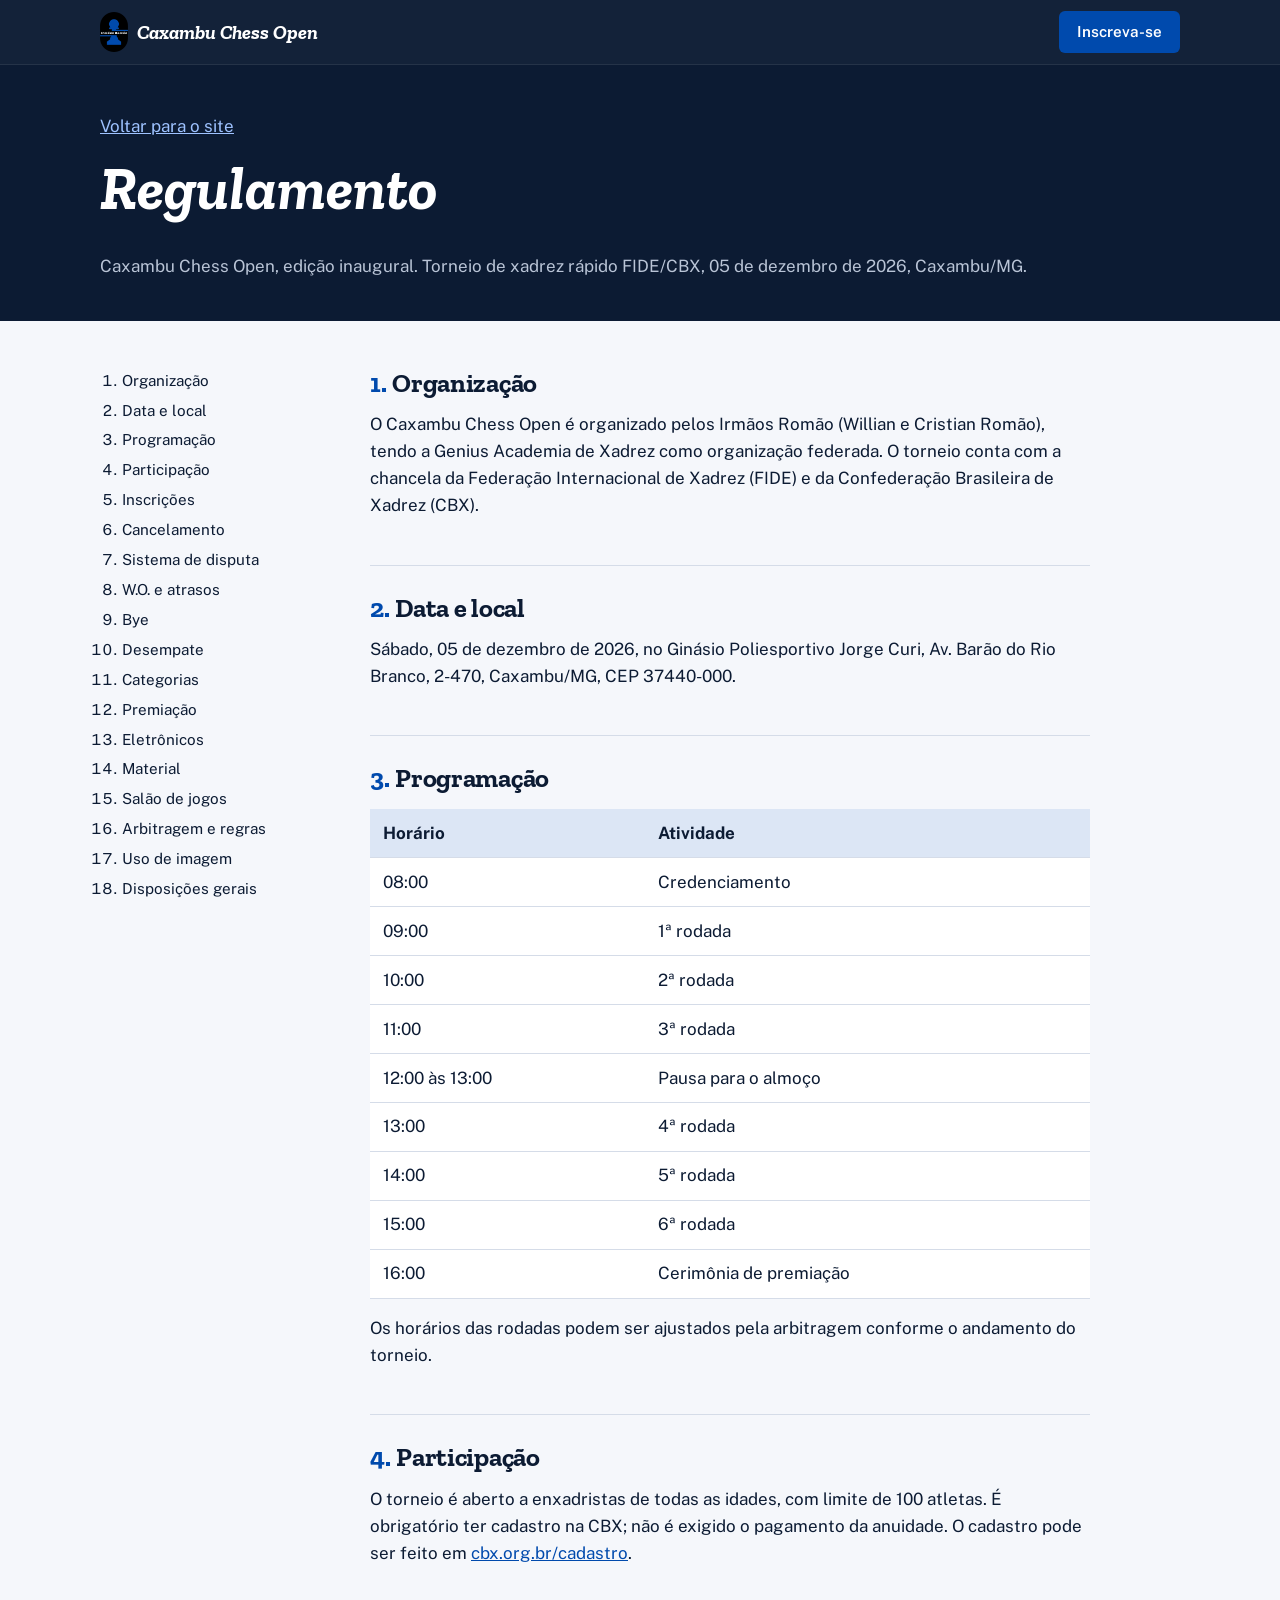
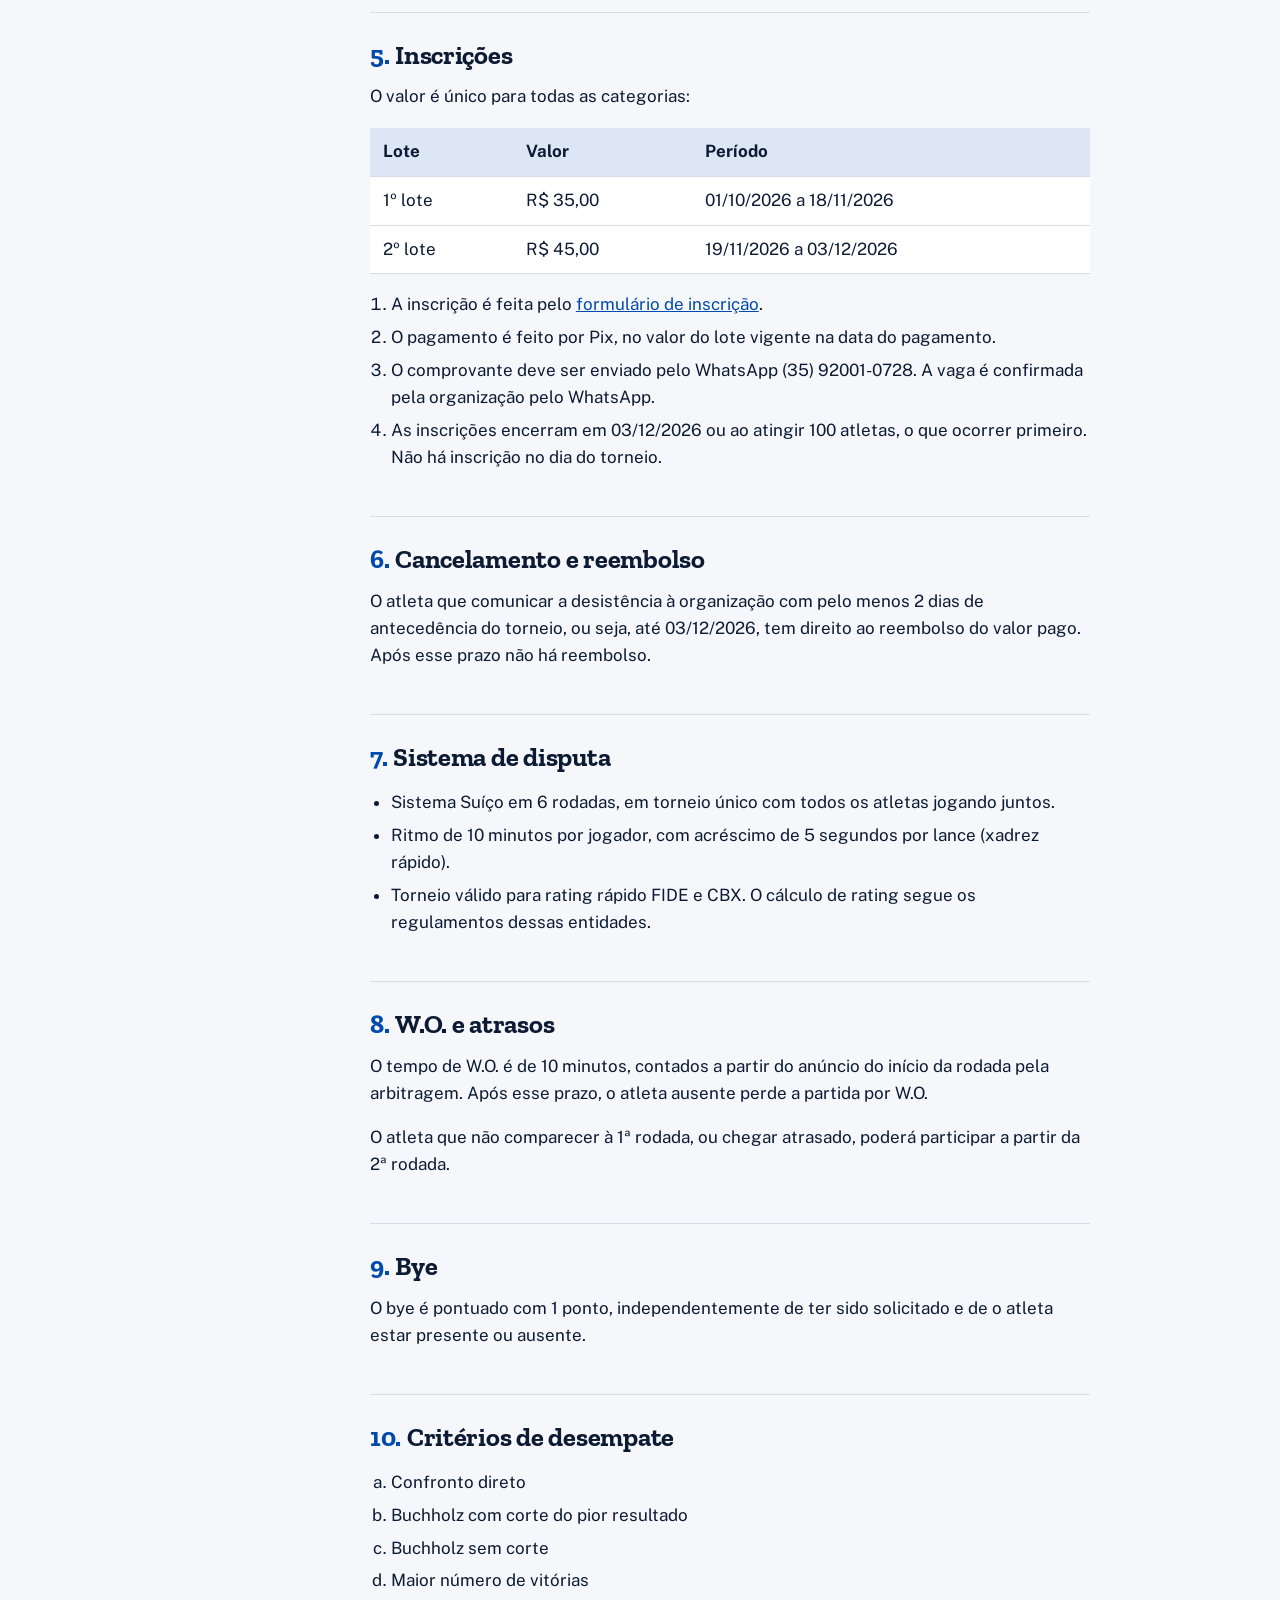
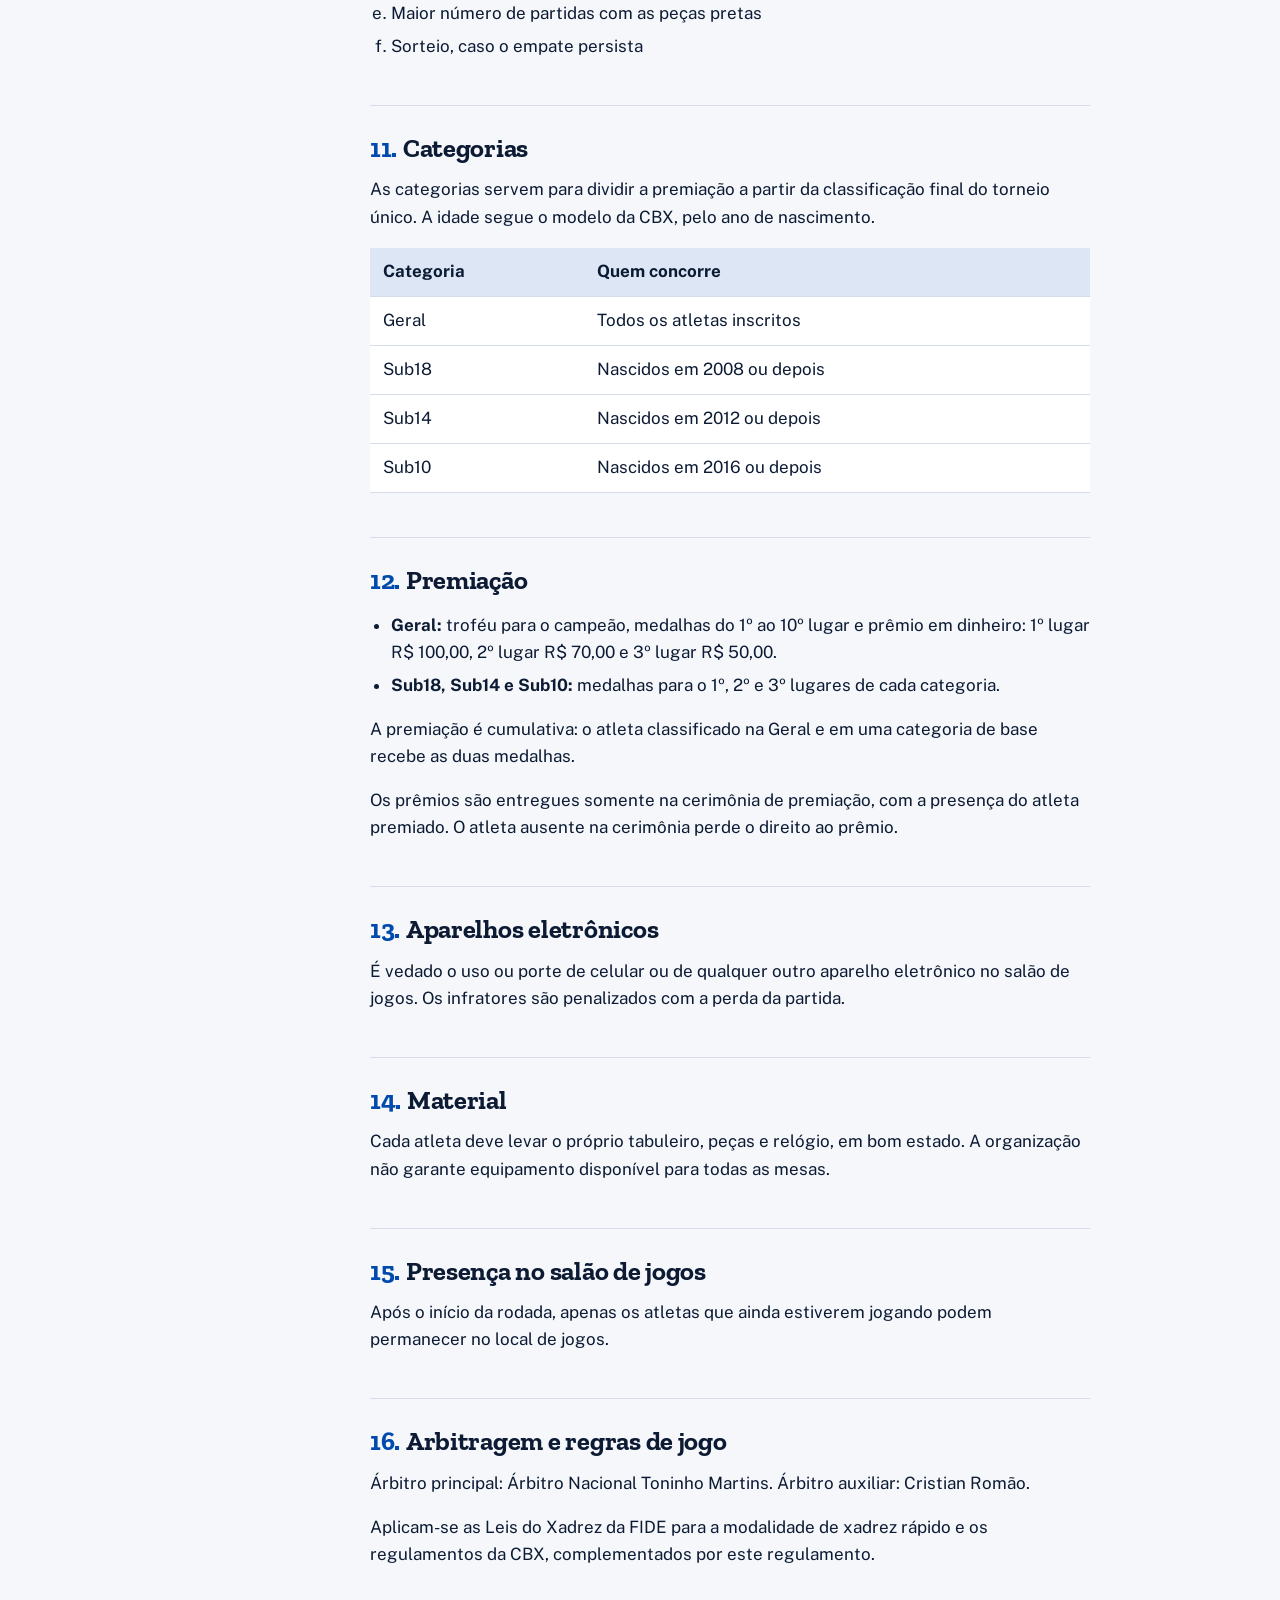
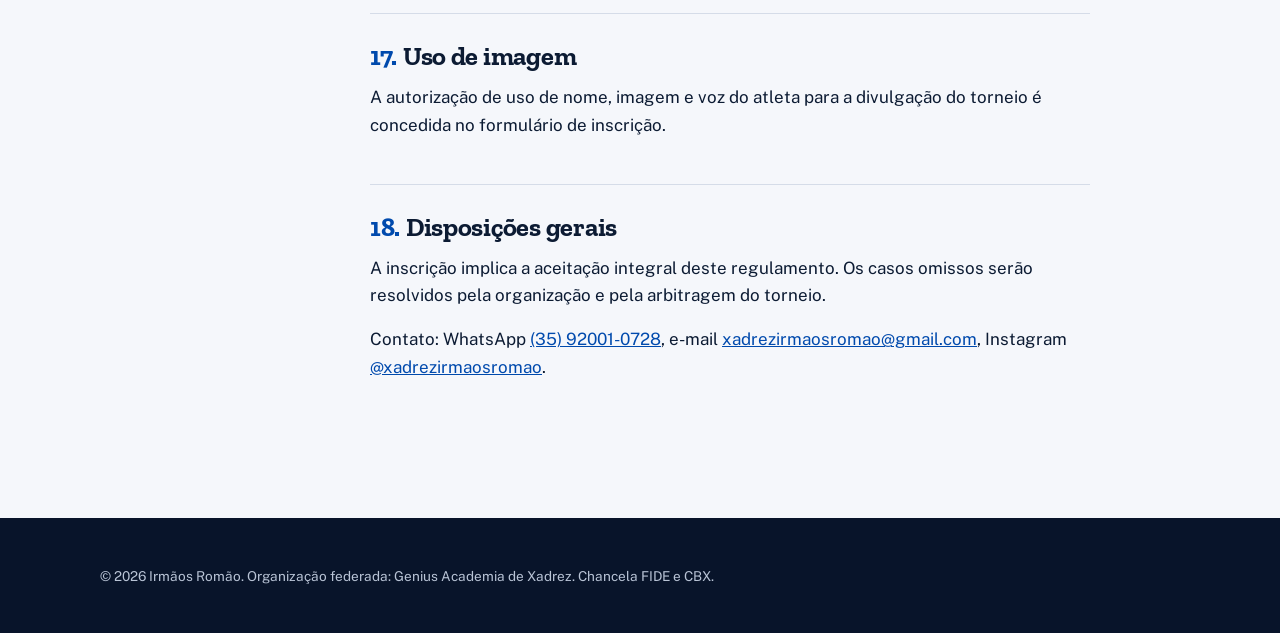
<file: regulamento.html>
<!DOCTYPE html>
<html lang="pt-BR">
<head>
<meta charset="utf-8">
<meta name="viewport" content="width=device-width, initial-scale=1, viewport-fit=cover">
<title>Regulamento | Caxambu Chess Open 2026</title>
<meta name="description" content="Regulamento completo do Caxambu Chess Open, torneio de xadrez rápido FIDE e CBX em Caxambu/MG, 5 de dezembro de 2026.">
<meta name="theme-color" content="#0C1B33">
<meta property="og:title" content="Regulamento do Caxambu Chess Open 2026">
<meta property="og:description" content="Inscrições, formato, desempates, premiação e regras do torneio.">
<meta property="og:image" content="https://caxambu-chess-open.vercel.app/og.png">
<link rel="icon" type="image/png" href="/favicon.png">
<link rel="preconnect" href="https://fonts.googleapis.com">
<link rel="preconnect" href="https://fonts.gstatic.com" crossorigin>
<link href="https://fonts.googleapis.com/css2?family=Public+Sans:wght@400;600;700&family=Zilla+Slab:ital,wght@0,700;1,700&display=swap" rel="stylesheet">
<link rel="stylesheet" href="/styles.css">
<style>
.reg-topo{background:var(--tinta);color:#fff;padding:3rem 0 2.5rem}
.reg-topo h1{font-size:clamp(2.4rem,7vw,3.8rem);font-style:italic}
.reg-topo p{color:#B9C4D6;margin:0}
.reg{display:grid;gap:2.5rem;padding:3rem 1.25rem 4rem}
@media (min-width:960px){.reg{grid-template-columns:230px 1fr}}
.indice{position:sticky;top:84px;align-self:start;font-size:.95rem}
.indice ol{padding-left:1.4rem;margin:0;display:grid;gap:.35rem}
.indice a{color:var(--tinta);text-decoration:none}
.indice a:hover{color:var(--azul);text-decoration:underline}
@media (max-width:959px){.indice{position:static;background:#fff;border:1px solid var(--linha);border-radius:10px;padding:1rem 1.25rem}}
.corpo{max-width:72ch}
.corpo section{padding-bottom:1.75rem;margin-bottom:1.75rem;border-bottom:1px solid var(--linha)}
.corpo section:last-child{border-bottom:0}
.corpo h2{font-size:1.65rem;font-style:normal}
.corpo h2 .n{color:var(--azul);margin-right:.35rem}
.corpo ul,.corpo ol{padding-left:1.3rem}
.corpo li{margin-bottom:.35rem}
.tabela{overflow-x:auto;margin:1rem 0}
.tabela table{border-collapse:collapse;width:100%;min-width:420px;background:#fff}
.tabela th,.tabela td{text-align:left;padding:.65rem .8rem;border-bottom:1px solid var(--linha);vertical-align:top}
.tabela th{background:var(--azul-claro)}
.voltar{display:inline-block;margin-bottom:1rem;color:#9EC2FF}
@media print{.topo,.indice,.rodape{display:none}.reg-topo{background:none;color:#000}.reg{display:block}}
</style>
</head>
<body>

<header class="topo">
  <div class="wrap">
    <a class="marca" href="/" aria-label="Caxambu Chess Open, página inicial">
      <img src="/logo-irmaos-romao.png" alt="" width="28" height="40">
      <span>Caxambu Chess Open</span>
    </a>
    <a class="btn btn-primario" style="margin-left:auto" href="https://forms.gle/YtEv5EiKAwKmfXi1A" target="_blank" rel="noopener">Inscreva-se</a>
  </div>
</header>

<main>
<div class="reg-topo">
  <div class="wrap">
    <a class="voltar" href="/">Voltar para o site</a>
    <h1>Regulamento</h1>
    <p>Caxambu Chess Open, edição inaugural. Torneio de xadrez rápido FIDE/CBX, 05 de dezembro de 2026, Caxambu/MG.</p>
  </div>
</div>

<div class="wrap reg">
  <nav class="indice" aria-label="Índice do regulamento">
    <ol>
      <li><a href="#r1">Organização</a></li>
      <li><a href="#r2">Data e local</a></li>
      <li><a href="#r3">Programação</a></li>
      <li><a href="#r4">Participação</a></li>
      <li><a href="#r5">Inscrições</a></li>
      <li><a href="#r6">Cancelamento</a></li>
      <li><a href="#r7">Sistema de disputa</a></li>
      <li><a href="#r8">W.O. e atrasos</a></li>
      <li><a href="#r9">Bye</a></li>
      <li><a href="#r10">Desempate</a></li>
      <li><a href="#r11">Categorias</a></li>
      <li><a href="#r12">Premiação</a></li>
      <li><a href="#r13">Eletrônicos</a></li>
      <li><a href="#r14">Material</a></li>
      <li><a href="#r15">Salão de jogos</a></li>
      <li><a href="#r16">Arbitragem e regras</a></li>
      <li><a href="#r17">Uso de imagem</a></li>
      <li><a href="#r18">Disposições gerais</a></li>
    </ol>
  </nav>

  <article class="corpo">
    <section id="r1">
      <h2><span class="n">1.</span>Organização</h2>
      <p>O Caxambu Chess Open é organizado pelos Irmãos Romão (Willian e Cristian Romão), tendo a Genius Academia de Xadrez como organização federada. O torneio conta com a chancela da Federação Internacional de Xadrez (FIDE) e da Confederação Brasileira de Xadrez (CBX).</p>
    </section>

    <section id="r2">
      <h2><span class="n">2.</span>Data e local</h2>
      <p>Sábado, 05 de dezembro de 2026, no Ginásio Poliesportivo Jorge Curi, Av. Barão do Rio Branco, 2-470, Caxambu/MG, CEP 37440-000.</p>
    </section>

    <section id="r3">
      <h2><span class="n">3.</span>Programação</h2>
      <div class="tabela"><table>
        <thead><tr><th>Horário</th><th>Atividade</th></tr></thead>
        <tbody>
          <tr><td>08:00</td><td>Credenciamento</td></tr>
          <tr><td>09:00</td><td>1ª rodada</td></tr>
          <tr><td>10:00</td><td>2ª rodada</td></tr>
          <tr><td>11:00</td><td>3ª rodada</td></tr>
          <tr><td>12:00 às 13:00</td><td>Pausa para o almoço</td></tr>
          <tr><td>13:00</td><td>4ª rodada</td></tr>
          <tr><td>14:00</td><td>5ª rodada</td></tr>
          <tr><td>15:00</td><td>6ª rodada</td></tr>
          <tr><td>16:00</td><td>Cerimônia de premiação</td></tr>
        </tbody>
      </table></div>
      <p>Os horários das rodadas podem ser ajustados pela arbitragem conforme o andamento do torneio.</p>
    </section>

    <section id="r4">
      <h2><span class="n">4.</span>Participação</h2>
      <p>O torneio é aberto a enxadristas de todas as idades, com limite de 100 atletas. É obrigatório ter cadastro na CBX; não é exigido o pagamento da anuidade. O cadastro pode ser feito em <a href="https://cbx.org.br/cadastro" target="_blank" rel="noopener">cbx.org.br/cadastro</a>.</p>
    </section>

    <section id="r5">
      <h2><span class="n">5.</span>Inscrições</h2>
      <p>O valor é único para todas as categorias:</p>
      <div class="tabela"><table>
        <thead><tr><th>Lote</th><th>Valor</th><th>Período</th></tr></thead>
        <tbody>
          <tr><td>1º lote</td><td>R$ 35,00</td><td>01/10/2026 a 18/11/2026</td></tr>
          <tr><td>2º lote</td><td>R$ 45,00</td><td>19/11/2026 a 03/12/2026</td></tr>
        </tbody>
      </table></div>
      <ol>
        <li>A inscrição é feita pelo <a href="https://forms.gle/YtEv5EiKAwKmfXi1A" target="_blank" rel="noopener">formulário de inscrição</a>.</li>
        <li>O pagamento é feito por Pix, no valor do lote vigente na data do pagamento.</li>
        <li>O comprovante deve ser enviado pelo WhatsApp (35) 92001-0728. A vaga é confirmada pela organização pelo WhatsApp.</li>
        <li>As inscrições encerram em 03/12/2026 ou ao atingir 100 atletas, o que ocorrer primeiro. Não há inscrição no dia do torneio.</li>
      </ol>
    </section>

    <section id="r6">
      <h2><span class="n">6.</span>Cancelamento e reembolso</h2>
      <p>O atleta que comunicar a desistência à organização com pelo menos 2 dias de antecedência do torneio, ou seja, até 03/12/2026, tem direito ao reembolso do valor pago. Após esse prazo não há reembolso.</p>
    </section>

    <section id="r7">
      <h2><span class="n">7.</span>Sistema de disputa</h2>
      <ul>
        <li>Sistema Suíço em 6 rodadas, em torneio único com todos os atletas jogando juntos.</li>
        <li>Ritmo de 10 minutos por jogador, com acréscimo de 5 segundos por lance (xadrez rápido).</li>
        <li>Torneio válido para rating rápido FIDE e CBX. O cálculo de rating segue os regulamentos dessas entidades.</li>
      </ul>
    </section>

    <section id="r8">
      <h2><span class="n">8.</span>W.O. e atrasos</h2>
      <p>O tempo de W.O. é de 10 minutos, contados a partir do anúncio do início da rodada pela arbitragem. Após esse prazo, o atleta ausente perde a partida por W.O.</p>
      <p>O atleta que não comparecer à 1ª rodada, ou chegar atrasado, poderá participar a partir da 2ª rodada.</p>
    </section>

    <section id="r9">
      <h2><span class="n">9.</span>Bye</h2>
      <p>O bye é pontuado com 1 ponto, independentemente de ter sido solicitado e de o atleta estar presente ou ausente.</p>
    </section>

    <section id="r10">
      <h2><span class="n">10.</span>Critérios de desempate</h2>
      <ol type="a">
        <li>Confronto direto</li>
        <li>Buchholz com corte do pior resultado</li>
        <li>Buchholz sem corte</li>
        <li>Maior número de vitórias</li>
        <li>Maior número de partidas com as peças pretas</li>
        <li>Sorteio, caso o empate persista</li>
      </ol>
    </section>

    <section id="r11">
      <h2><span class="n">11.</span>Categorias</h2>
      <p>As categorias servem para dividir a premiação a partir da classificação final do torneio único. A idade segue o modelo da CBX, pelo ano de nascimento.</p>
      <div class="tabela"><table>
        <thead><tr><th>Categoria</th><th>Quem concorre</th></tr></thead>
        <tbody>
          <tr><td>Geral</td><td>Todos os atletas inscritos</td></tr>
          <tr><td>Sub18</td><td>Nascidos em 2008 ou depois</td></tr>
          <tr><td>Sub14</td><td>Nascidos em 2012 ou depois</td></tr>
          <tr><td>Sub10</td><td>Nascidos em 2016 ou depois</td></tr>
        </tbody>
      </table></div>
    </section>

    <section id="r12">
      <h2><span class="n">12.</span>Premiação</h2>
      <ul>
        <li><b>Geral:</b> troféu para o campeão, medalhas do 1º ao 10º lugar e prêmio em dinheiro: 1º lugar R$ 100,00, 2º lugar R$ 70,00 e 3º lugar R$ 50,00.</li>
        <li><b>Sub18, Sub14 e Sub10:</b> medalhas para o 1º, 2º e 3º lugares de cada categoria.</li>
      </ul>
      <p>A premiação é cumulativa: o atleta classificado na Geral e em uma categoria de base recebe as duas medalhas.</p>
      <p>Os prêmios são entregues somente na cerimônia de premiação, com a presença do atleta premiado. O atleta ausente na cerimônia perde o direito ao prêmio.</p>
    </section>

    <section id="r13">
      <h2><span class="n">13.</span>Aparelhos eletrônicos</h2>
      <p>É vedado o uso ou porte de celular ou de qualquer outro aparelho eletrônico no salão de jogos. Os infratores são penalizados com a perda da partida.</p>
    </section>

    <section id="r14">
      <h2><span class="n">14.</span>Material</h2>
      <p>Cada atleta deve levar o próprio tabuleiro, peças e relógio, em bom estado. A organização não garante equipamento disponível para todas as mesas.</p>
    </section>

    <section id="r15">
      <h2><span class="n">15.</span>Presença no salão de jogos</h2>
      <p>Após o início da rodada, apenas os atletas que ainda estiverem jogando podem permanecer no local de jogos.</p>
    </section>

    <section id="r16">
      <h2><span class="n">16.</span>Arbitragem e regras de jogo</h2>
      <p>Árbitro principal: Árbitro Nacional Toninho Martins. Árbitro auxiliar: Cristian Romão.</p>
      <p>Aplicam-se as Leis do Xadrez da FIDE para a modalidade de xadrez rápido e os regulamentos da CBX, complementados por este regulamento.</p>
    </section>

    <section id="r17">
      <h2><span class="n">17.</span>Uso de imagem</h2>
      <p>A autorização de uso de nome, imagem e voz do atleta para a divulgação do torneio é concedida no formulário de inscrição.</p>
    </section>

    <section id="r18">
      <h2><span class="n">18.</span>Disposições gerais</h2>
      <p>A inscrição implica a aceitação integral deste regulamento. Os casos omissos serão resolvidos pela organização e pela arbitragem do torneio.</p>
      <p>Contato: WhatsApp <a href="https://wa.me/5535920010728" target="_blank" rel="noopener">(35) 92001-0728</a>, e-mail <a href="mailto:xadrezirmaosromao@gmail.com">xadrezirmaosromao@gmail.com</a>, Instagram <a href="https://www.instagram.com/xadrezirmaosromao/" target="_blank" rel="noopener">@xadrezirmaosromao</a>.</p>
    </section>
  </article>
</div>
</main>

<footer class="rodape">
  <div class="wrap">
    <p class="legal" style="border:0;padding:0">© 2026 Irmãos Romão. Organização federada: Genius Academia de Xadrez. Chancela FIDE e CBX.</p>
  </div>
</footer>
</body>
</html>
</file>
<file: styles.css>
/* Caxambu Chess Open — estilos compartilhados */
:root{
  --tinta:#0C1B33;      /* azul-noite, texto e fundos escuros */
  --azul:#004AAD;       /* azul do peão Irmãos Romão */
  --azul-claro:#DCE6F5; /* casa clara do tabuleiro */
  --papel:#F5F7FB;      /* fundo da página */
  --branco:#FFFFFF;
  --ouro:#B8912F;       /* premiação */
  --ouro-claro:#F3E7C4;
  --cinza:#5A6679;
  --linha:#D5DCE8;
  --display:"Zilla Slab", Rockwell, "Roboto Slab", Georgia, serif;
  --texto:"Public Sans", "Segoe UI", Roboto, Helvetica, Arial, sans-serif;
  --largura:1120px;
}
*,*::before,*::after{box-sizing:border-box}
html{scroll-behavior:smooth;scroll-padding-top:76px}
@media (prefers-reduced-motion:reduce){html{scroll-behavior:auto}*{animation:none!important;transition:none!important}}
body{margin:0;font-family:var(--texto);font-size:1.0625rem;line-height:1.6;color:var(--tinta);background:var(--papel);-webkit-font-smoothing:antialiased}
img{max-width:100%;height:auto;display:block}
a{color:var(--azul)}
a:focus-visible,button:focus-visible,summary:focus-visible{outline:3px solid var(--ouro);outline-offset:3px;border-radius:4px}
h1,h2,h3{font-family:var(--display);font-weight:700;line-height:1.1;margin:0 0 .5em}
h2{font-size:clamp(2rem,5vw,2.9rem);font-style:italic;letter-spacing:-.01em}
h3{font-size:1.35rem}
p{margin:0 0 1em}
.wrap{max-width:var(--largura);margin:0 auto;padding:0 1.25rem}
.sr{position:absolute;width:1px;height:1px;overflow:hidden;clip:rect(0 0 0 0);white-space:nowrap}
.intro{max-width:62ch;color:var(--cinza);font-size:1.1rem}

/* Botões */
.btn{display:inline-flex;align-items:center;justify-content:center;gap:.5rem;font:600 1rem/1 var(--texto);text-decoration:none;padding:.95rem 1.4rem;border-radius:6px;border:2px solid transparent;cursor:pointer;min-height:48px}
.btn-primario{background:var(--azul);color:#fff}
.btn-primario:hover{background:#003A88}
.btn-claro{background:#fff;color:var(--tinta)}
.btn-claro:hover{background:var(--azul-claro)}
.btn-contorno{border-color:currentColor;color:inherit;background:transparent}
.btn-contorno:hover{background:rgba(255,255,255,.08)}
.btn svg{width:20px;height:20px;flex:none}

/* Cabeçalho fixo */
.topo{position:sticky;top:0;z-index:50;background:rgba(12,27,51,.97);color:#fff;border-bottom:1px solid rgba(255,255,255,.08)}
.topo .wrap{display:flex;align-items:center;gap:1rem;height:64px}
.marca{display:flex;align-items:center;gap:.6rem;color:#fff;text-decoration:none;font:700 italic 1.25rem/1 var(--display);white-space:nowrap}
.marca img{height:40px;width:auto}
.menu{display:flex;gap:1.3rem;margin-left:auto;list-style:none;padding:0;margin-top:0;margin-bottom:0}
.menu a{color:#DCE3EE;text-decoration:none;font-size:.95rem}
.menu a:hover{color:#fff}
.topo .btn{padding:.7rem 1rem;min-height:42px;font-size:.95rem}
.menu-btn{display:none;background:none;border:0;color:#fff;padding:.5rem;margin-left:auto;cursor:pointer}
.menu-btn svg{width:28px;height:28px}
@media (max-width:960px){
  .menu-btn{display:block}
  .menu{display:none;position:absolute;top:64px;left:0;right:0;flex-direction:column;gap:0;background:var(--tinta);padding:.5rem 1.25rem 1rem;margin:0;border-bottom:1px solid rgba(255,255,255,.1)}
  .menu.aberto{display:flex}
  .menu a{display:block;padding:.8rem 0;border-bottom:1px solid rgba(255,255,255,.08);font-size:1.05rem}
  .topo .btn{margin-left:.25rem}
}
@media (max-width:420px){.marca span{display:none}}

/* Seções */
.secao{padding:clamp(4rem,9vw,6.5rem) 0}
.secao-branca{background:var(--branco)}
.secao-escura{background:var(--tinta);color:#fff}
.secao-escura .intro{color:#B9C4D6}
.secao-escura a{color:#9EC2FF}

/* Rodapé */
.rodape{background:#08142A;color:#B9C4D6;padding:3rem 0 2rem;font-size:.95rem}
.rodape a{color:#fff}
.rodape .wrap{display:grid;gap:2rem}
@media (min-width:760px){.rodape .wrap{grid-template-columns:2fr 1fr 1fr}}
.rodape h3{color:#fff;font-size:1.1rem}
.rodape ul{list-style:none;padding:0;margin:0;display:grid;gap:.4rem}
.rodape .legal{grid-column:1/-1;border-top:1px solid rgba(255,255,255,.1);padding-top:1.25rem;font-size:.85rem}
</file>
